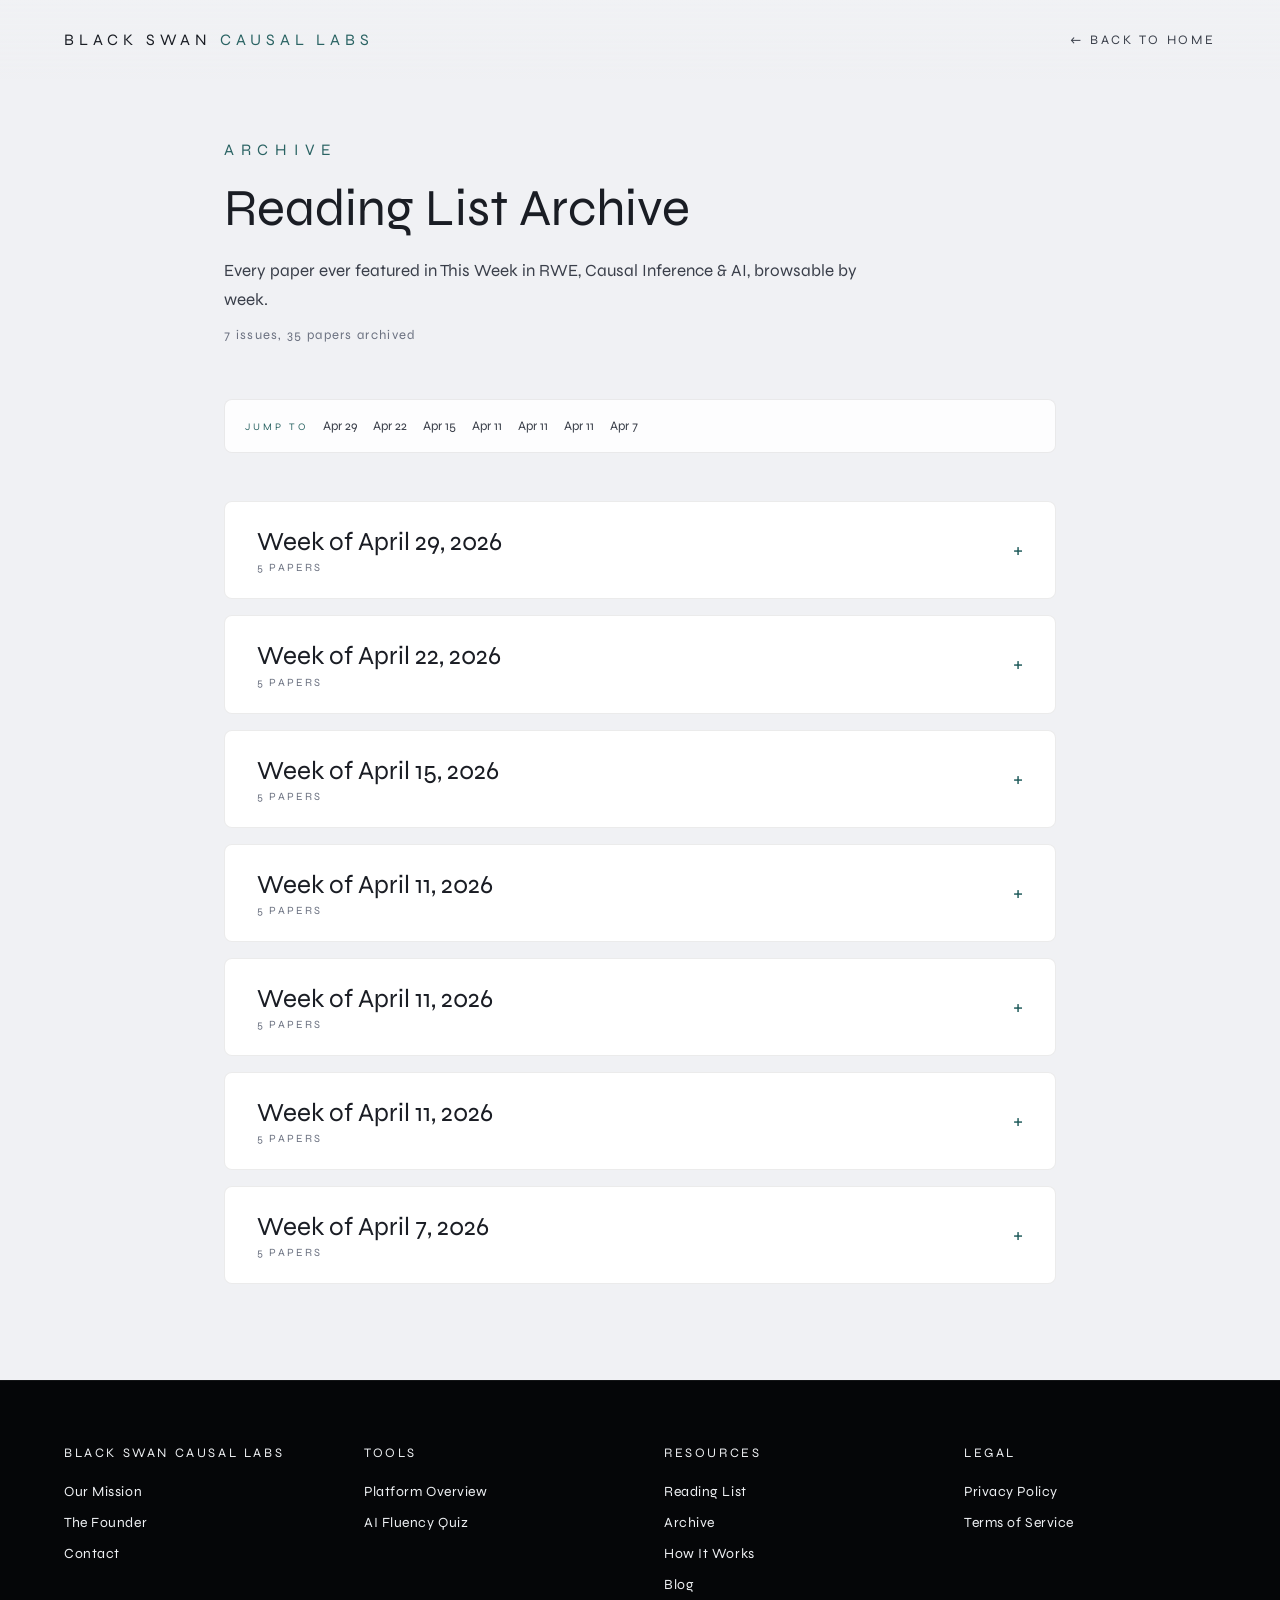
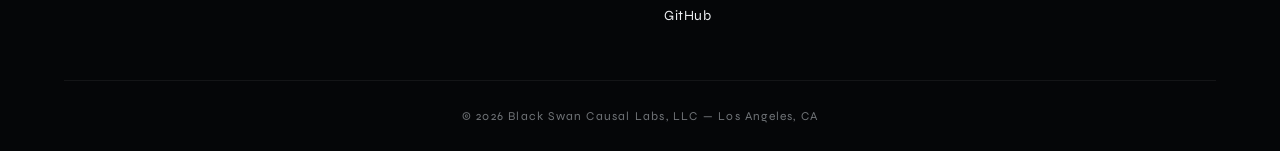
<file: archive.html>
<!DOCTYPE html>
<html lang="en">
<head>
<meta charset="UTF-8">
<meta name="viewport" content="width=device-width, initial-scale=1.0">
<link rel="icon" type="image/png" href="favicon.png">
<title>Archive &middot; This Week in RWE, Causal Inference &amp; AI &middot; Black Swan Causal Labs</title>
<link rel="preconnect" href="https://fonts.googleapis.com">
<link href="https://fonts.googleapis.com/css2?family=Cormorant+Garamond:ital,wght@0,300;0,400;0,600;1,300;1,400&family=Cinzel:wght@400;500&family=Raleway:wght@200;300;400&family=Syne:wght@400;500;600;700;800&display=swap" rel="stylesheet">
<style>
  *, *::before, *::after { box-sizing: border-box; margin: 0; padding: 0; }

  :root {
    --black:       #050608;
    --deep:        #090c10;
    --surface:     #0d1117;
    --ink:         #111620;
    --border:      rgba(255,255,255,0.06);
    --silver:      #c8cdd4;
    --white:       #eef0f3;
    --teal:        #3d7a7a;
    --teal-light:  #5aadad;
    --accent:      #8bbfbf;

    --light-bg:    #ffffff;
    --grey-bg:     #f0f1f4;
    --dark-text:   #1a1d24;
    --body-text:   #3a3f4a;
    --muted-text:  #6b7180;
    --light-border: rgba(0,0,0,0.08);
    --card-bg:     #ffffff;
    --card-bg-alt: #f7f8fa;
    --teal-dark:   #2a6363;
  }

  html { scroll-behavior: smooth; }
  body {
    background: var(--grey-bg);
    color: var(--body-text);
    font-family: 'Syne', sans-serif;
    font-weight: 300;
    overflow-x: hidden;
    min-height: 100vh;
  }

  /* NAV */
  nav {
    position: fixed;
    top: 0; left: 0; right: 0;
    z-index: 100;
    display: flex;
    align-items: center;
    justify-content: space-between;
    padding: 30px 64px;
    background: linear-gradient(to bottom, rgba(240,241,244,0.98) 0%, transparent 100%);
  }
  .nav-logo {
    font-family: 'Syne', sans-serif;
    font-size: 16px;
    letter-spacing: 0.3em;
    color: var(--dark-text);
    text-decoration: none;
    text-transform: uppercase;
  }
  .nav-logo span { color: var(--teal-dark); }
  .nav-back {
    font-family: 'Syne', sans-serif;
    font-weight: 300;
    font-size: 13px;
    letter-spacing: 0.22em;
    text-transform: uppercase;
    color: var(--body-text);
    text-decoration: none;
    transition: color 0.3s;
  }
  .nav-back:hover { color: var(--teal-dark); }

  /* FADE-IN */
  @keyframes fadeUp {
    from { opacity: 0; transform: translateY(24px); }
    to   { opacity: 1; transform: translateY(0); }
  }
  .reveal {
    opacity: 0;
    animation: fadeUp 0.8s ease forwards;
  }
  .reveal-d1 { animation-delay: 0.1s; }
  .reveal-d2 { animation-delay: 0.3s; }
  .reveal-d3 { animation-delay: 0.5s; }
  .reveal-d4 { animation-delay: 0.7s; }

  /* MAIN */
  .archive-wrap {
    max-width: 880px;
    margin: 0 auto;
    padding: 140px 24px 80px;
  }

  .page-eyebrow {
    font-family: 'Syne', sans-serif;
    font-size: 16px;
    letter-spacing: 0.42em;
    text-transform: uppercase;
    color: var(--teal-dark);
    margin-bottom: 18px;
  }
  .page-title {
    font-family: 'Syne', sans-serif;
    font-size: clamp(36px, 5.5vw, 52px);
    font-weight: 300;
    line-height: 1.2;
    color: var(--dark-text);
    margin-bottom: 18px;
  }
  .page-subtitle {
    font-size: 17px;
    color: var(--body-text);
    line-height: 1.7;
    max-width: 640px;
    margin-bottom: 12px;
  }
  .archive-meta {
    font-size: 13px;
    color: var(--muted-text);
    letter-spacing: 0.1em;
    margin-bottom: 56px;
  }

  /* JUMP NAV */
  .jump-nav {
    position: sticky;
    top: 96px;
    background: rgba(255,255,255,0.85);
    backdrop-filter: blur(8px);
    -webkit-backdrop-filter: blur(8px);
    border: 1px solid var(--light-border);
    border-radius: 8px;
    padding: 14px 20px;
    margin-bottom: 48px;
    z-index: 50;
  }
  .jump-nav-label {
    font-family: 'Syne', sans-serif;
    font-size: 10px;
    letter-spacing: 0.3em;
    text-transform: uppercase;
    color: var(--teal-dark);
    margin-right: 12px;
  }
  .jump-nav-list {
    display: inline;
  }
  .jump-nav a {
    display: inline-block;
    color: var(--body-text);
    text-decoration: none;
    font-size: 13px;
    margin-right: 16px;
    padding: 4px 0;
    transition: color 0.3s;
  }
  .jump-nav a:hover { color: var(--teal-dark); }

  /* WEEK SECTIONS (collapsible) */
  .archive-week {
    margin-bottom: 16px;
    background: var(--card-bg);
    border: 1px solid var(--light-border);
    border-radius: 8px;
    overflow: hidden;
    scroll-margin-top: 180px;
    transition: border-color 0.3s;
  }
  .archive-week.open { border-color: rgba(42,99,99,0.25); }
  .archive-week-toggle {
    width: 100%;
    background: transparent;
    border: none;
    color: var(--dark-text);
    cursor: pointer;
    padding: 24px 32px;
    text-align: left;
    display: flex;
    justify-content: space-between;
    align-items: center;
    gap: 16px;
    font-family: inherit;
    transition: background 0.3s;
  }
  .archive-week-toggle:hover { background: rgba(42,99,99,0.04); }
  .archive-week-toggle-left {
    display: flex;
    flex-direction: column;
    gap: 4px;
    flex: 1;
    min-width: 0;
  }
  .archive-week-header {
    font-family: 'Syne', sans-serif;
    font-size: 26px;
    font-weight: 400;
    color: var(--dark-text);
    line-height: 1.2;
  }
  .archive-week-count {
    font-family: 'Syne', sans-serif;
    font-size: 11px;
    letter-spacing: 0.2em;
    text-transform: uppercase;
    color: var(--muted-text);
  }
  .archive-week-toggle-icon {
    color: var(--teal-dark);
    font-size: 22px;
    flex-shrink: 0;
    transition: transform 0.3s;
    line-height: 1;
  }
  .archive-week.open .archive-week-toggle-icon { transform: rotate(45deg); }
  .archive-week-body {
    max-height: 0;
    overflow: hidden;
    transition: max-height 0.5s ease, padding 0.3s;
  }
  .archive-week.open .archive-week-body {
    max-height: 6000px;
    padding: 0 32px 24px;
  }

  .archive-article {
    padding: 22px 0;
    border-top: 1px solid var(--light-border);
  }
  .archive-article:first-child { border-top: none; padding-top: 12px; }
  .archive-article-meta {
    display: flex;
    align-items: center;
    gap: 10px;
    margin-bottom: 8px;
    flex-wrap: wrap;
  }
  .archive-article-source {
    font-size: 10px;
    letter-spacing: 0.2em;
    text-transform: uppercase;
    color: var(--teal-dark);
    background: rgba(42,99,99,0.1);
    padding: 3px 9px;
    border-radius: 3px;
  }
  .archive-article-tag {
    font-size: 9px;
    letter-spacing: 0.15em;
    text-transform: uppercase;
    color: var(--muted-text);
    background: rgba(0,0,0,0.04);
    padding: 2px 7px;
    border-radius: 3px;
  }
  .archive-article-title {
    font-family: 'Syne', sans-serif;
    font-size: 19px;
    font-weight: 400;
    line-height: 1.4;
    margin-bottom: 4px;
  }
  .archive-article-title a {
    color: var(--dark-text);
    text-decoration: none;
    transition: color 0.3s;
  }
  .archive-article-title a:hover { color: var(--teal-dark); }
  .archive-article-authors {
    font-size: 12px;
    color: var(--muted-text);
    margin-bottom: 6px;
  }
  .archive-article-blurb {
    font-size: 13px;
    line-height: 1.65;
    color: var(--body-text);
    margin-top: 8px;
  }
  .archive-article-blurb strong {
    color: var(--teal);
    font-weight: 400;
  }

  .empty-state {
    text-align: center;
    padding: 80px 24px;
    color: var(--muted-text);
  }

  /* ── FULL FOOTER ── */
  footer {
    background: #050608;
    border-top: 1px solid rgba(255,255,255,0.06);
    padding: 64px 64px 0;
  }
  .footer-grid {
    display: grid;
    grid-template-columns: repeat(4, 1fr);
    gap: 48px;
    padding-bottom: 56px;
  }
  .footer-col-title {
    font-family: 'Syne', sans-serif;
    font-size: 13px;
    letter-spacing: 0.2em;
    text-transform: uppercase;
    color: #eef0f3;
    margin-bottom: 20px;
  }
  .footer-col-links {
    list-style: none;
    display: flex;
    flex-direction: column;
    gap: 12px;
  }
  .footer-col-links a {
    font-size: 14px;
    letter-spacing: 0.04em;
    color: #eef0f3;
    text-decoration: none;
    transition: color 0.3s;
    font-weight: 300;
  }
  .footer-col-links a:hover { color: #5aadad; }
  .footer-bottom {
    border-top: 1px solid rgba(255,255,255,0.06);
    padding: 28px 0;
    text-align: center;
  }
  .footer-copy {
    font-size: 12px;
    letter-spacing: 0.1em;
    color: rgba(200,205,212,0.55);
  }
  @media (max-width: 900px) {
    footer { padding: 48px 28px 0; }
    .footer-grid { grid-template-columns: repeat(2, 1fr); gap: 36px; }
  }
  @media (max-width: 480px) {
    footer { padding: 36px 16px 0; }
    .footer-grid { grid-template-columns: 1fr; gap: 28px; }
  }

  /* RESPONSIVE */
  @media (max-width: 600px) {
    nav { padding: 20px 20px; }
    .archive-wrap { padding: 110px 16px 60px; }
    .jump-nav { padding: 12px 16px; }
  }
</style>
</head>
<body>

<nav>
  <a href="index.html" class="nav-logo">Black Swan <span>Causal Labs</span></a>
  <a href="index.html" class="nav-back">&larr; Back to Home</a>
</nav>

<main class="archive-wrap">
  <p class="page-eyebrow reveal reveal-d1">Archive</p>
  <h1 class="page-title reveal reveal-d2">Reading List Archive</h1>
  <p class="page-subtitle reveal reveal-d3">Every paper ever featured in This Week in RWE, Causal Inference &amp; AI, browsable by week.</p>
  <p class="archive-meta reveal reveal-d3" id="archive-meta"></p>

  <div id="jump-nav" class="reveal reveal-d3" style="display:none;">
    <div class="jump-nav">
      <span class="jump-nav-label">Jump to</span>
      <span class="jump-nav-list" id="jump-nav-list"></span>
    </div>
  </div>

  <div id="archive-container" class="reveal reveal-d4">
    <div class="empty-state">
      <p>The archive will populate as weekly issues are published.</p>
    </div>
  </div>
</main>

<footer>
  <div class="footer-grid">
    <div>
      <p class="footer-col-title">Black Swan Causal Labs</p>
      <ul class="footer-col-links">
        <li><a href="index.html#mission">Our Mission</a></li>
        <li><a href="founder.html">The Founder</a></li>
        <li><a href="index.html#contact">Contact</a></li>
      </ul>
    </div>
    <div>
      <p class="footer-col-title">Tools</p>
      <ul class="footer-col-links">
        <li><a href="index.html#tools">Platform Overview</a></li>
        <li><a href="quiz.html">AI Fluency Quiz</a></li>
      </ul>
    </div>
    <div>
      <p class="footer-col-title">Resources</p>
      <ul class="footer-col-links">
        <li><a href="reading-list.html">Reading List</a></li>
        <li><a href="archive.html">Archive</a></li>
        <li><a href="methodology.html">How It Works</a></li>
        <li><a href="blog.html">Blog</a></li>
        <li><a href="#">GitHub</a></li>
      </ul>
    </div>
    <div>
      <p class="footer-col-title">Legal</p>
      <ul class="footer-col-links">
        <li><a href="privacy.html">Privacy Policy</a></li>
        <li><a href="terms.html">Terms of Service</a></li>
      </ul>
    </div>
  </div>
  <div class="footer-bottom">
    <p class="footer-copy">&copy; 2026 Black Swan Causal Labs, LLC — Los Angeles, CA</p>
  </div>
</footer>

<script>
(async function() {
  try {
    const res = await fetch('articles.json?v=' + Date.now());
    const data = await res.json();
    const container = document.getElementById('archive-container');
    const metaEl = document.getElementById('archive-meta');
    const jumpNavWrap = document.getElementById('jump-nav');
    const jumpNavList = document.getElementById('jump-nav-list');

    if (!data.weeks || data.weeks.length === 0) return;

    const totalArticles = data.weeks.reduce((sum, w) => sum + (w.articles?.length || 0), 0);
    metaEl.textContent = data.weeks.length + ' issues, ' + totalArticles + ' papers archived';

    container.innerHTML = '';

    // Build jump nav if there are 3 or more weeks
    if (data.weeks.length >= 3) {
      jumpNavWrap.style.display = 'block';
      data.weeks.forEach((week, i) => {
        const a = document.createElement('a');
        a.href = '#week-' + i;
        a.textContent = formatDateShort(week.weekOf);
        a.addEventListener('click', () => {
          const target = document.getElementById('week-' + i);
          if (target) target.classList.add('open');
        });
        jumpNavList.appendChild(a);
      });
    }

    data.weeks.forEach((week, i) => {
      const section = document.createElement('section');
      section.className = 'archive-week';
      section.id = 'week-' + i;

      const toggle = document.createElement('button');
      toggle.className = 'archive-week-toggle';
      toggle.type = 'button';
      toggle.innerHTML =
        '<div class="archive-week-toggle-left">' +
          '<span class="archive-week-header">Week of ' + formatDate(week.weekOf) + '</span>' +
          '<span class="archive-week-count">' + week.articles.length + ' papers</span>' +
        '</div>' +
        '<span class="archive-week-toggle-icon">+</span>';
      toggle.addEventListener('click', () => section.classList.toggle('open'));
      section.appendChild(toggle);

      const body = document.createElement('div');
      body.className = 'archive-week-body';

      week.articles.forEach(article => {
        const div = document.createElement('div');
        div.className = 'archive-article';

        const tags = (article.tags || []).map(t =>
          '<span class="archive-article-tag">' + escHtml(t) + '</span>'
        ).join('');

        const authors = article.authors
          ? '<p class="archive-article-authors">' + escHtml(article.authors) + '</p>'
          : '';

        div.innerHTML =
          '<div class="archive-article-meta">' +
            '<span class="archive-article-source">' + escHtml(article.source) + '</span>' +
            tags +
          '</div>' +
          '<p class="archive-article-title"><a href="' + escAttr(article.url) + '" target="_blank" rel="noopener">' + escHtml(article.title) + '</a></p>' +
          authors +
          '<p class="archive-article-blurb">' + article.blurb + '</p>';

        body.appendChild(div);
      });

      section.appendChild(body);
      container.appendChild(section);
    });

    // If a hash like #week-2 is in the URL, open that week and scroll to it
    if (window.location.hash) {
      const target = document.querySelector(window.location.hash);
      if (target && target.classList.contains('archive-week')) {
        target.classList.add('open');
      }
    }
  } catch (e) {
    // silent
  }

  function formatDate(iso) {
    const d = new Date(iso + 'T00:00:00');
    return d.toLocaleDateString('en-US', { month: 'long', day: 'numeric', year: 'numeric' });
  }
  function formatDateShort(iso) {
    const d = new Date(iso + 'T00:00:00');
    return d.toLocaleDateString('en-US', { month: 'short', day: 'numeric' });
  }
  function escHtml(s) {
    const el = document.createElement('span');
    el.textContent = s;
    return el.innerHTML;
  }
  function escAttr(s) {
    return s.replace(/&/g,'&amp;').replace(/"/g,'&quot;').replace(/</g,'&lt;').replace(/>/g,'&gt;');
  }
})();
</script>

</body>
</html>
</file>
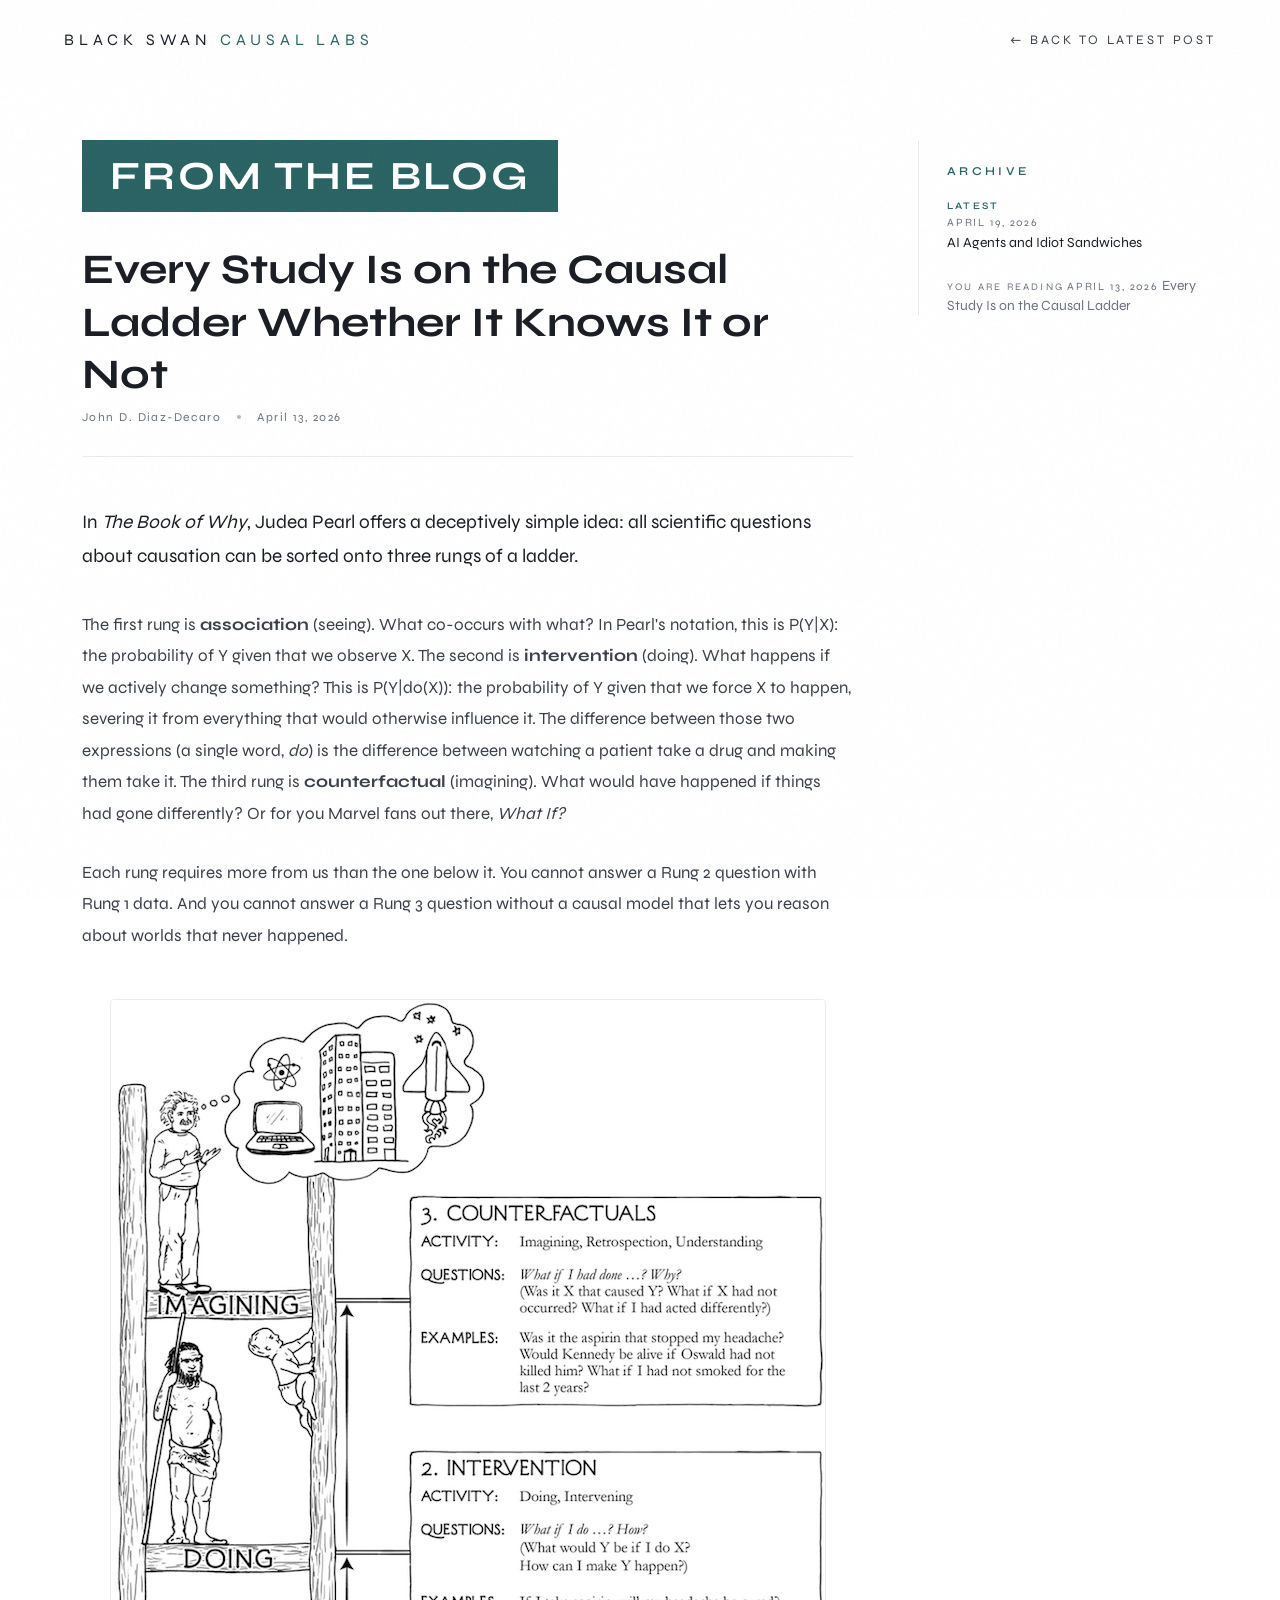
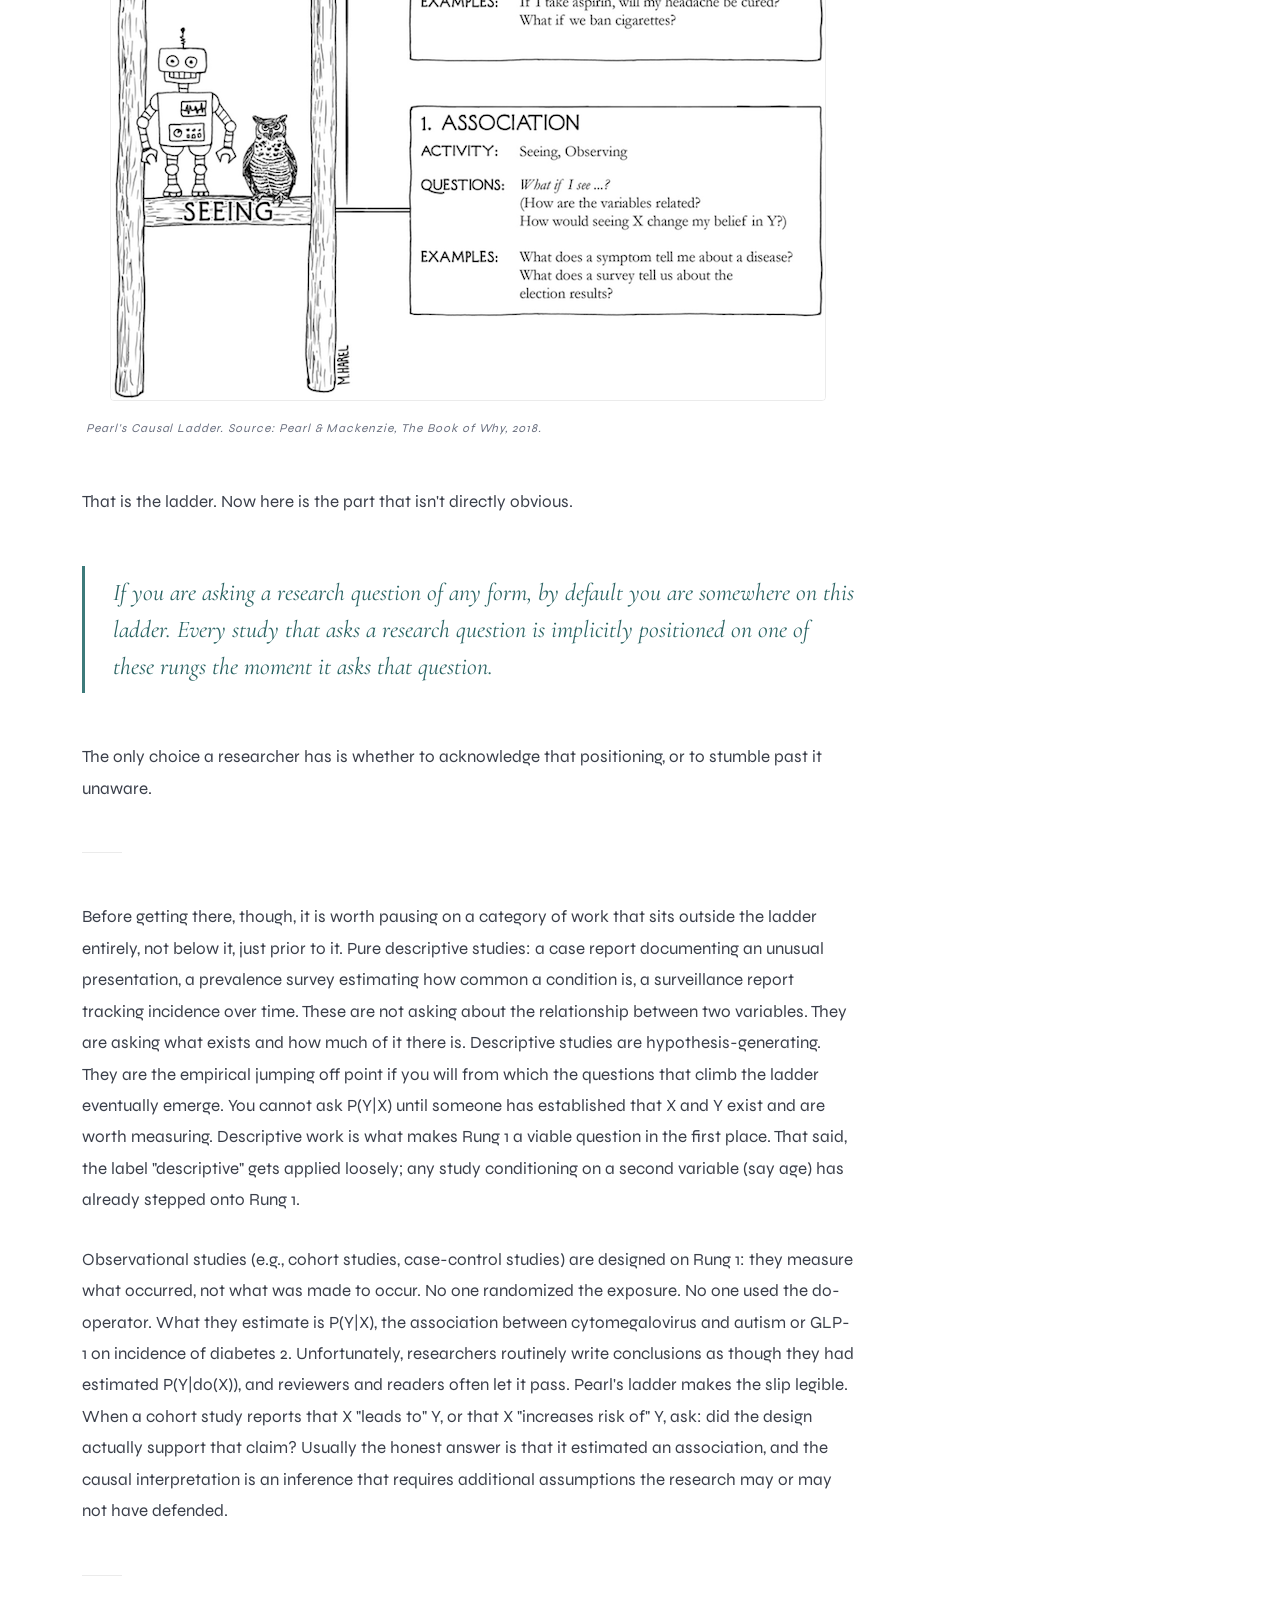
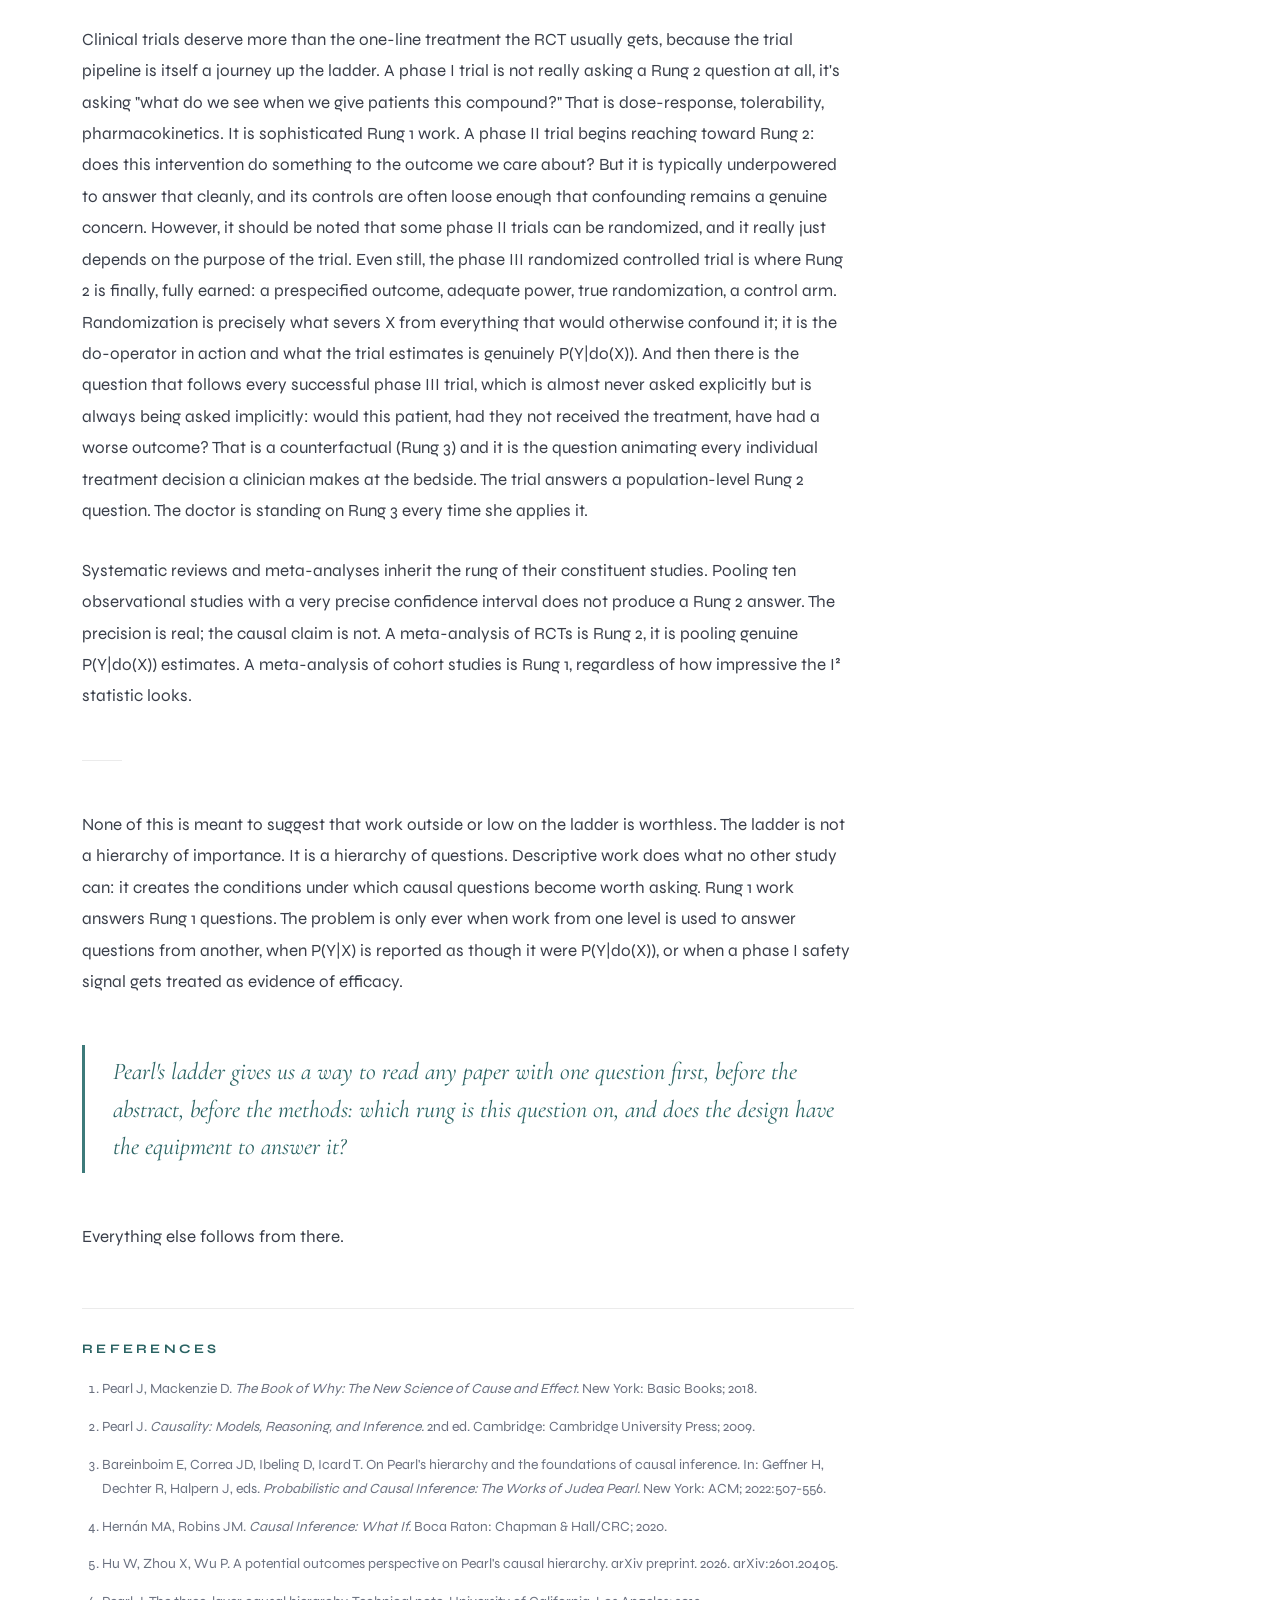
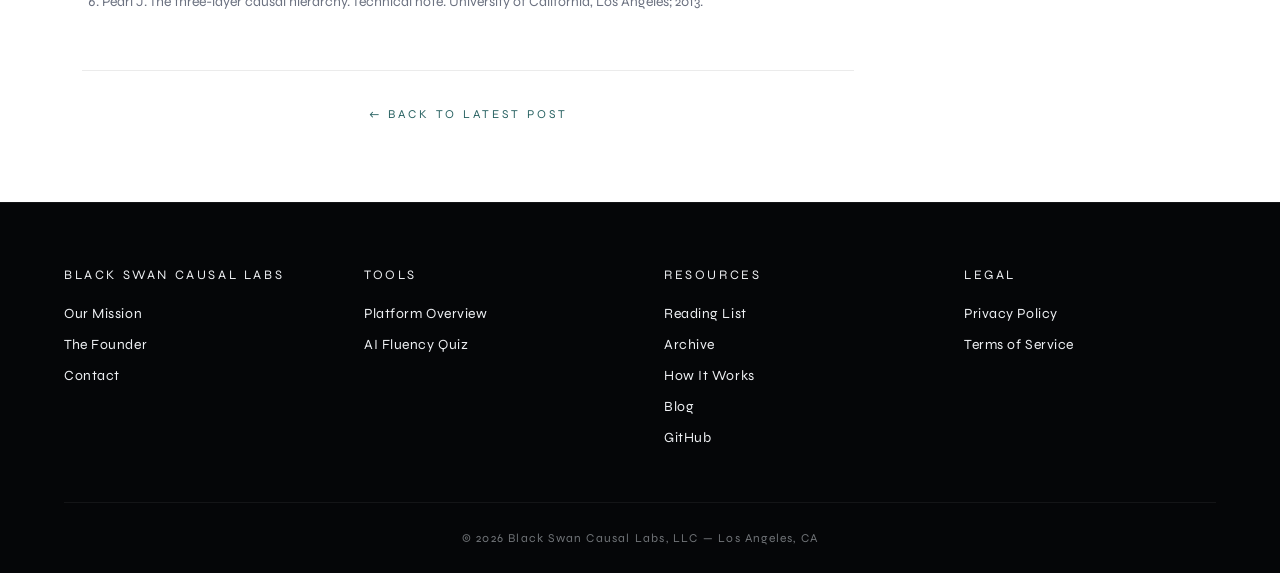
<file: blog-causal-ladder.html>
<!DOCTYPE html>
<html lang="en">
<head>
<meta charset="UTF-8">
<meta name="viewport" content="width=device-width, initial-scale=1.0">
<link rel="icon" type="image/png" href="favicon.png">
<title>Every Study Is on the Causal Ladder — Black Swan Causal Labs</title>
<link rel="preconnect" href="https://fonts.googleapis.com">
<link href="https://fonts.googleapis.com/css2?family=Cormorant+Garamond:ital,wght@0,300;0,400;0,600;1,300;1,400&family=Cinzel:wght@400;500&family=Raleway:wght@200;300;400&family=Syne:wght@400;500;600;700;800&display=swap" rel="stylesheet">
<link rel="stylesheet" href="blog-shared.css">
</head>
<body>

<nav>
  <a href="index.html" class="nav-logo">Black Swan <span>Causal Labs</span></a>
  <a href="blog.html" class="nav-back">&larr; Back to Latest Post</a>
</nav>

<div class="blog-layout">

  <main class="blog-main">

    <p class="blog-page-eyebrow">From the Blog</p>
    <h1 class="blog-page-title">Every Study Is on the Causal Ladder Whether It Knows It or Not</h1>

    <div class="blog-meta">
      <span>John D. Diaz-Decaro</span>
      <span class="blog-meta-separator"></span>
      <span>April 13, 2026</span>
    </div>

    <article class="blog-body">

      <p class="blog-lead">In <em>The Book of Why</em>, Judea Pearl offers a deceptively simple idea: all scientific questions about causation can be sorted onto three rungs of a ladder.</p>

      <p>The first rung is <strong>association</strong> (seeing). What co-occurs with what? In Pearl's notation, this is P(Y|X): the probability of Y given that we observe X. The second is <strong>intervention</strong> (doing). What happens if we actively change something? This is P(Y|do(X)): the probability of Y given that we force X to happen, severing it from everything that would otherwise influence it. The difference between those two expressions (a single word, <em>do</em>) is the difference between watching a patient take a drug and making them take it. The third rung is <strong>counterfactual</strong> (imagining). What would have happened if things had gone differently? Or for you Marvel fans out there, <em>What If?</em></p>

      <p>Each rung requires more from us than the one below it. You cannot answer a Rung 2 question with Rung 1 data. And you cannot answer a Rung 3 question without a causal model that lets you reason about worlds that never happened.</p>

      <figure class="blog-featured-img">
        <img src="blog-causal-ladder.webp" alt="Pearl's Causal Ladder - three rungs of causal reasoning: association, intervention, and counterfactual">
        <figcaption>Pearl's Causal Ladder. Source: Pearl &amp; Mackenzie, <em>The Book of Why</em>, 2018.</figcaption>
      </figure>

      <p>That is the ladder. Now here is the part that isn't directly obvious.</p>

      <p class="blog-pullquote">If you are asking a research question of any form, by default you are somewhere on this ladder. Every study that asks a research question is implicitly positioned on one of these rungs the moment it asks that question.</p>

      <p>The only choice a researcher has is whether to acknowledge that positioning, or to stumble past it unaware.</p>

      <span class="blog-section-break"></span>

      <p>Before getting there, though, it is worth pausing on a category of work that sits outside the ladder entirely, not below it, just prior to it. Pure descriptive studies: a case report documenting an unusual presentation, a prevalence survey estimating how common a condition is, a surveillance report tracking incidence over time. These are not asking about the relationship between two variables. They are asking what exists and how much of it there is. Descriptive studies are hypothesis-generating. They are the empirical jumping off point if you will from which the questions that climb the ladder eventually emerge. You cannot ask P(Y|X) until someone has established that X and Y exist and are worth measuring. Descriptive work is what makes Rung 1 a viable question in the first place. That said, the label "descriptive" gets applied loosely; any study conditioning on a second variable (say age) has already stepped onto Rung 1.</p>

      <p>Observational studies (e.g., cohort studies, case-control studies) are designed on Rung 1: they measure what occurred, not what was made to occur. No one randomized the exposure. No one used the do-operator. What they estimate is P(Y|X), the association between cytomegalovirus and autism or GLP-1 on incidence of diabetes 2. Unfortunately, researchers routinely write conclusions as though they had estimated P(Y|do(X)), and reviewers and readers often let it pass. Pearl's ladder makes the slip legible. When a cohort study reports that X "leads to" Y, or that X "increases risk of" Y, ask: did the design actually support that claim? Usually the honest answer is that it estimated an association, and the causal interpretation is an inference that requires additional assumptions the research may or may not have defended.</p>

      <span class="blog-section-break"></span>

      <p>Clinical trials deserve more than the one-line treatment the RCT usually gets, because the trial pipeline is itself a journey up the ladder. A phase I trial is not really asking a Rung 2 question at all, it's asking "what do we see when we give patients this compound?" That is dose-response, tolerability, pharmacokinetics. It is sophisticated Rung 1 work. A phase II trial begins reaching toward Rung 2: does this intervention do something to the outcome we care about? But it is typically underpowered to answer that cleanly, and its controls are often loose enough that confounding remains a genuine concern. However, it should be noted that some phase II trials can be randomized, and it really just depends on the purpose of the trial. Even still, the phase III randomized controlled trial is where Rung 2 is finally, fully earned: a prespecified outcome, adequate power, true randomization, a control arm. Randomization is precisely what severs X from everything that would otherwise confound it; it is the do-operator in action and what the trial estimates is genuinely P(Y|do(X)). And then there is the question that follows every successful phase III trial, which is almost never asked explicitly but is always being asked implicitly: would this patient, had they not received the treatment, have had a worse outcome? That is a counterfactual (Rung 3) and it is the question animating every individual treatment decision a clinician makes at the bedside. The trial answers a population-level Rung 2 question. The doctor is standing on Rung 3 every time she applies it.</p>

      <p>Systematic reviews and meta-analyses inherit the rung of their constituent studies. Pooling ten observational studies with a very precise confidence interval does not produce a Rung 2 answer. The precision is real; the causal claim is not. A meta-analysis of RCTs is Rung 2, it is pooling genuine P(Y|do(X)) estimates. A meta-analysis of cohort studies is Rung 1, regardless of how impressive the I&sup2; statistic looks.</p>

      <span class="blog-section-break"></span>

      <p>None of this is meant to suggest that work outside or low on the ladder is worthless. The ladder is not a hierarchy of importance. It is a hierarchy of questions. Descriptive work does what no other study can: it creates the conditions under which causal questions become worth asking. Rung 1 work answers Rung 1 questions. The problem is only ever when work from one level is used to answer questions from another, when P(Y|X) is reported as though it were P(Y|do(X)), or when a phase I safety signal gets treated as evidence of efficacy.</p>

      <p class="blog-pullquote">Pearl's ladder gives us a way to read any paper with one question first, before the abstract, before the methods: which rung is this question on, and does the design have the equipment to answer it?</p>

      <p>Everything else follows from there.</p>

      <div class="blog-references">
        <h3>References</h3>
        <ol>
          <li>Pearl J, Mackenzie D. <em>The Book of Why: The New Science of Cause and Effect.</em> New York: Basic Books; 2018.</li>
          <li>Pearl J. <em>Causality: Models, Reasoning, and Inference.</em> 2nd ed. Cambridge: Cambridge University Press; 2009.</li>
          <li>Bareinboim E, Correa JD, Ibeling D, Icard T. On Pearl's hierarchy and the foundations of causal inference. In: Geffner H, Dechter R, Halpern J, eds. <em>Probabilistic and Causal Inference: The Works of Judea Pearl.</em> New York: ACM; 2022:507-556.</li>
          <li>Hern&aacute;n MA, Robins JM. <em>Causal Inference: What If.</em> Boca Raton: Chapman &amp; Hall/CRC; 2020.</li>
          <li>Hu W, Zhou X, Wu P. A potential outcomes perspective on Pearl's causal hierarchy. arXiv preprint. 2026. arXiv:2601.20405.</li>
          <li>Pearl J. The three-layer causal hierarchy. Technical note. University of California, Los Angeles; 2013.</li>
        </ol>
      </div>

    </article>

    <div class="blog-post-nav">
      <a href="blog.html">&larr; Back to Latest Post</a>
    </div>

  </main>

  <aside class="blog-archive" aria-label="Blog archive">
    <h3 class="blog-archive-title">Archive</h3>
    <ul class="blog-archive-list">
      <li class="blog-archive-item">
        <a href="blog.html" class="blog-archive-link">
          <span class="blog-archive-flag">Latest</span>
          <span class="blog-archive-date">April 19, 2026</span>
          <span class="blog-archive-headline">AI Agents and Idiot Sandwiches</span>
        </a>
      </li>
      <li class="blog-archive-item current" aria-current="page">
        <span class="blog-archive-flag muted">You are reading</span>
        <span class="blog-archive-date">April 13, 2026</span>
        <span class="blog-archive-headline">Every Study Is on the Causal Ladder</span>
      </li>
    </ul>
  </aside>

</div>

<footer>
  <div class="footer-grid">
    <div>
      <p class="footer-col-title">Black Swan Causal Labs</p>
      <ul class="footer-col-links">
        <li><a href="index.html#mission">Our Mission</a></li>
        <li><a href="founder.html">The Founder</a></li>
        <li><a href="index.html#contact">Contact</a></li>
      </ul>
    </div>
    <div>
      <p class="footer-col-title">Tools</p>
      <ul class="footer-col-links">
        <li><a href="index.html#tools">Platform Overview</a></li>
        <li><a href="quiz.html">AI Fluency Quiz</a></li>
      </ul>
    </div>
    <div>
      <p class="footer-col-title">Resources</p>
      <ul class="footer-col-links">
        <li><a href="reading-list.html">Reading List</a></li>
        <li><a href="archive.html">Archive</a></li>
        <li><a href="methodology.html">How It Works</a></li>
        <li><a href="blog.html">Blog</a></li>
        <li><a href="#">GitHub</a></li>
      </ul>
    </div>
    <div>
      <p class="footer-col-title">Legal</p>
      <ul class="footer-col-links">
        <li><a href="privacy.html">Privacy Policy</a></li>
        <li><a href="terms.html">Terms of Service</a></li>
      </ul>
    </div>
  </div>
  <div class="footer-bottom">
    <p class="footer-copy">&copy; 2026 Black Swan Causal Labs, LLC &mdash; Los Angeles, CA</p>
  </div>
</footer>

</body>
</html>
</file>
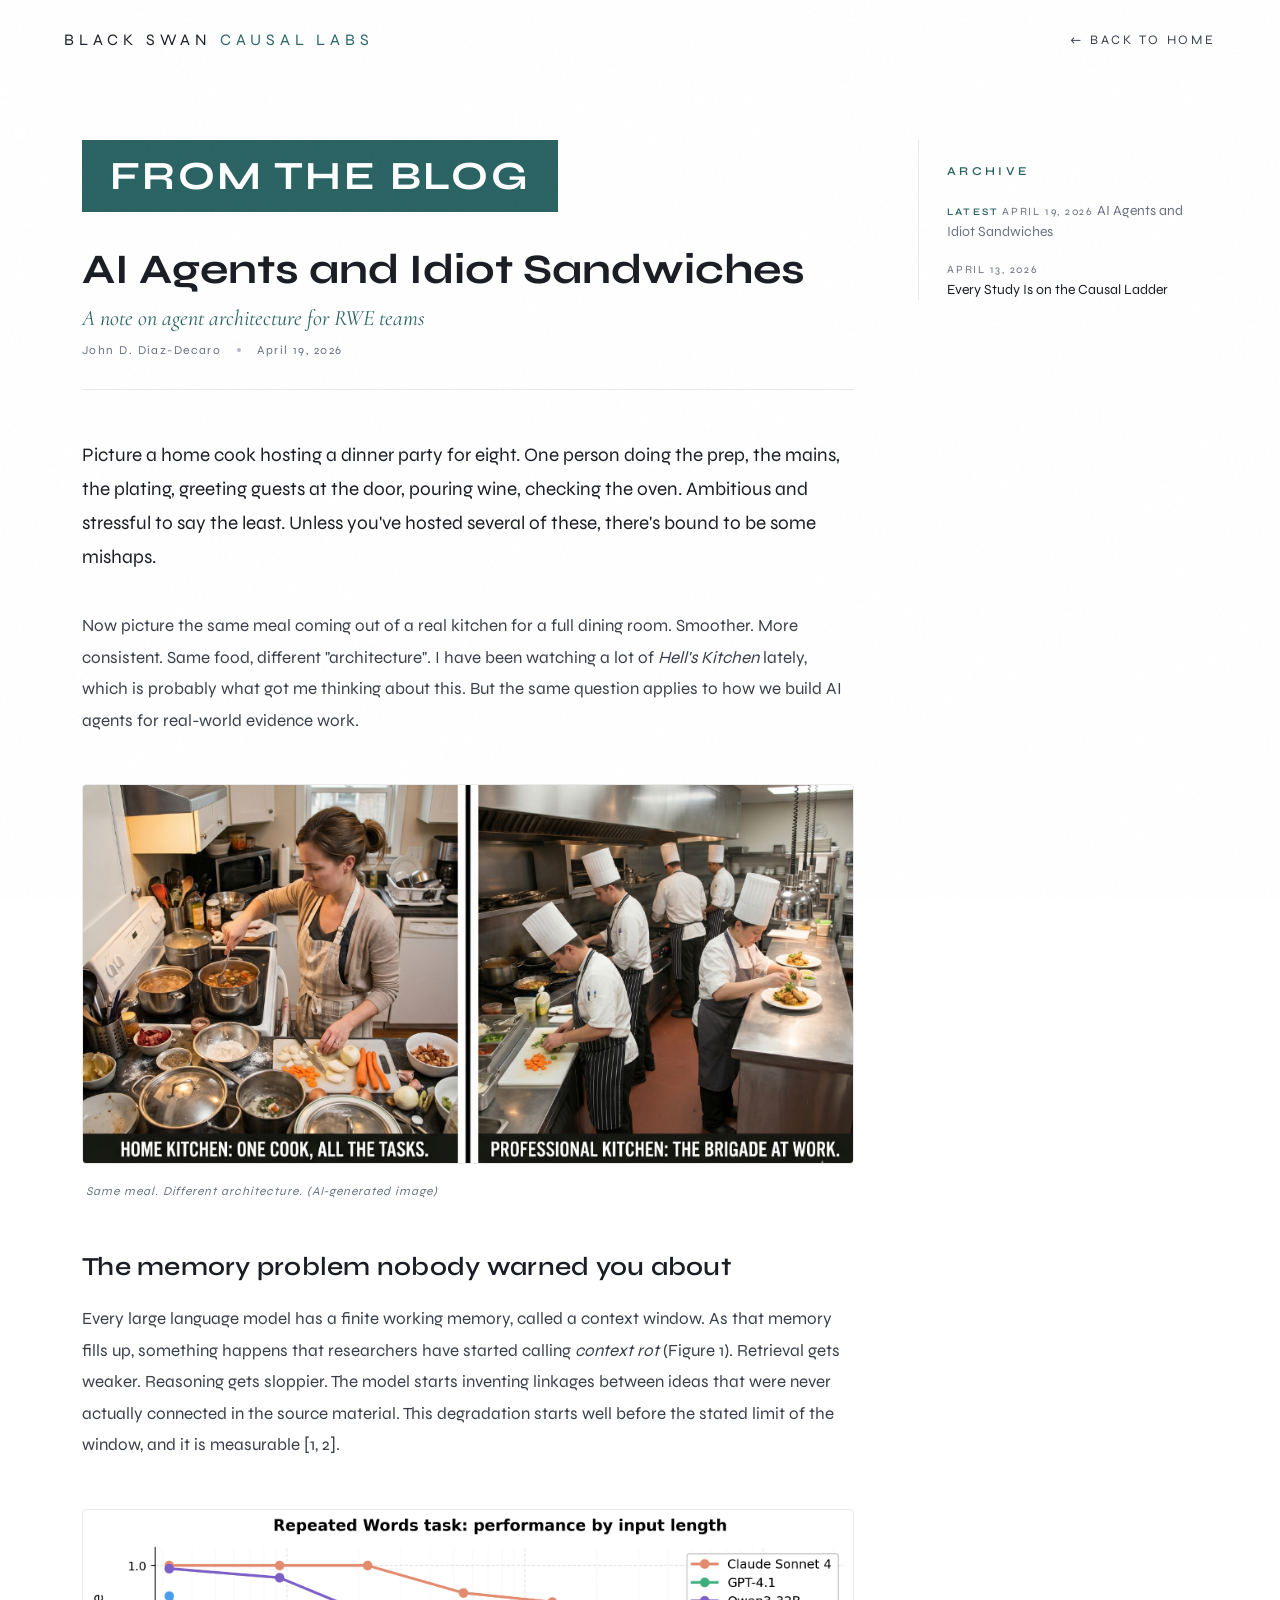
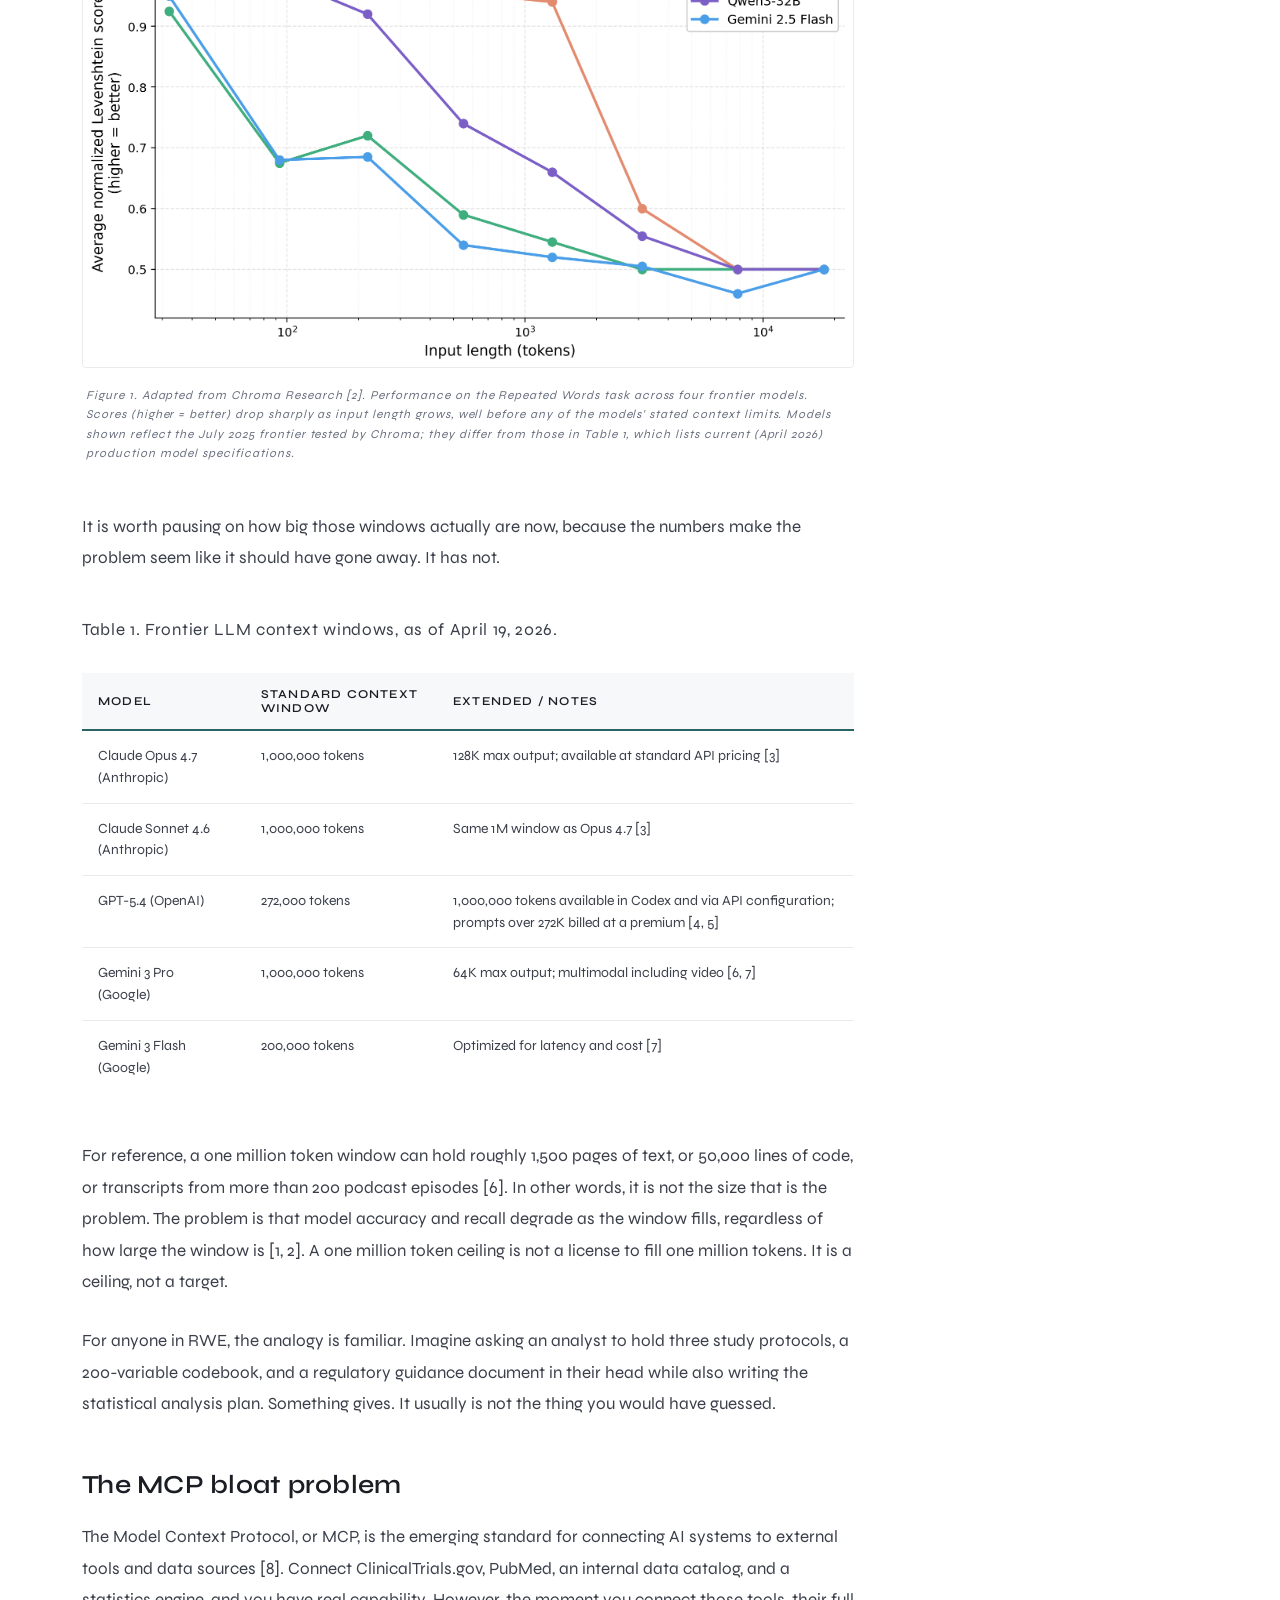
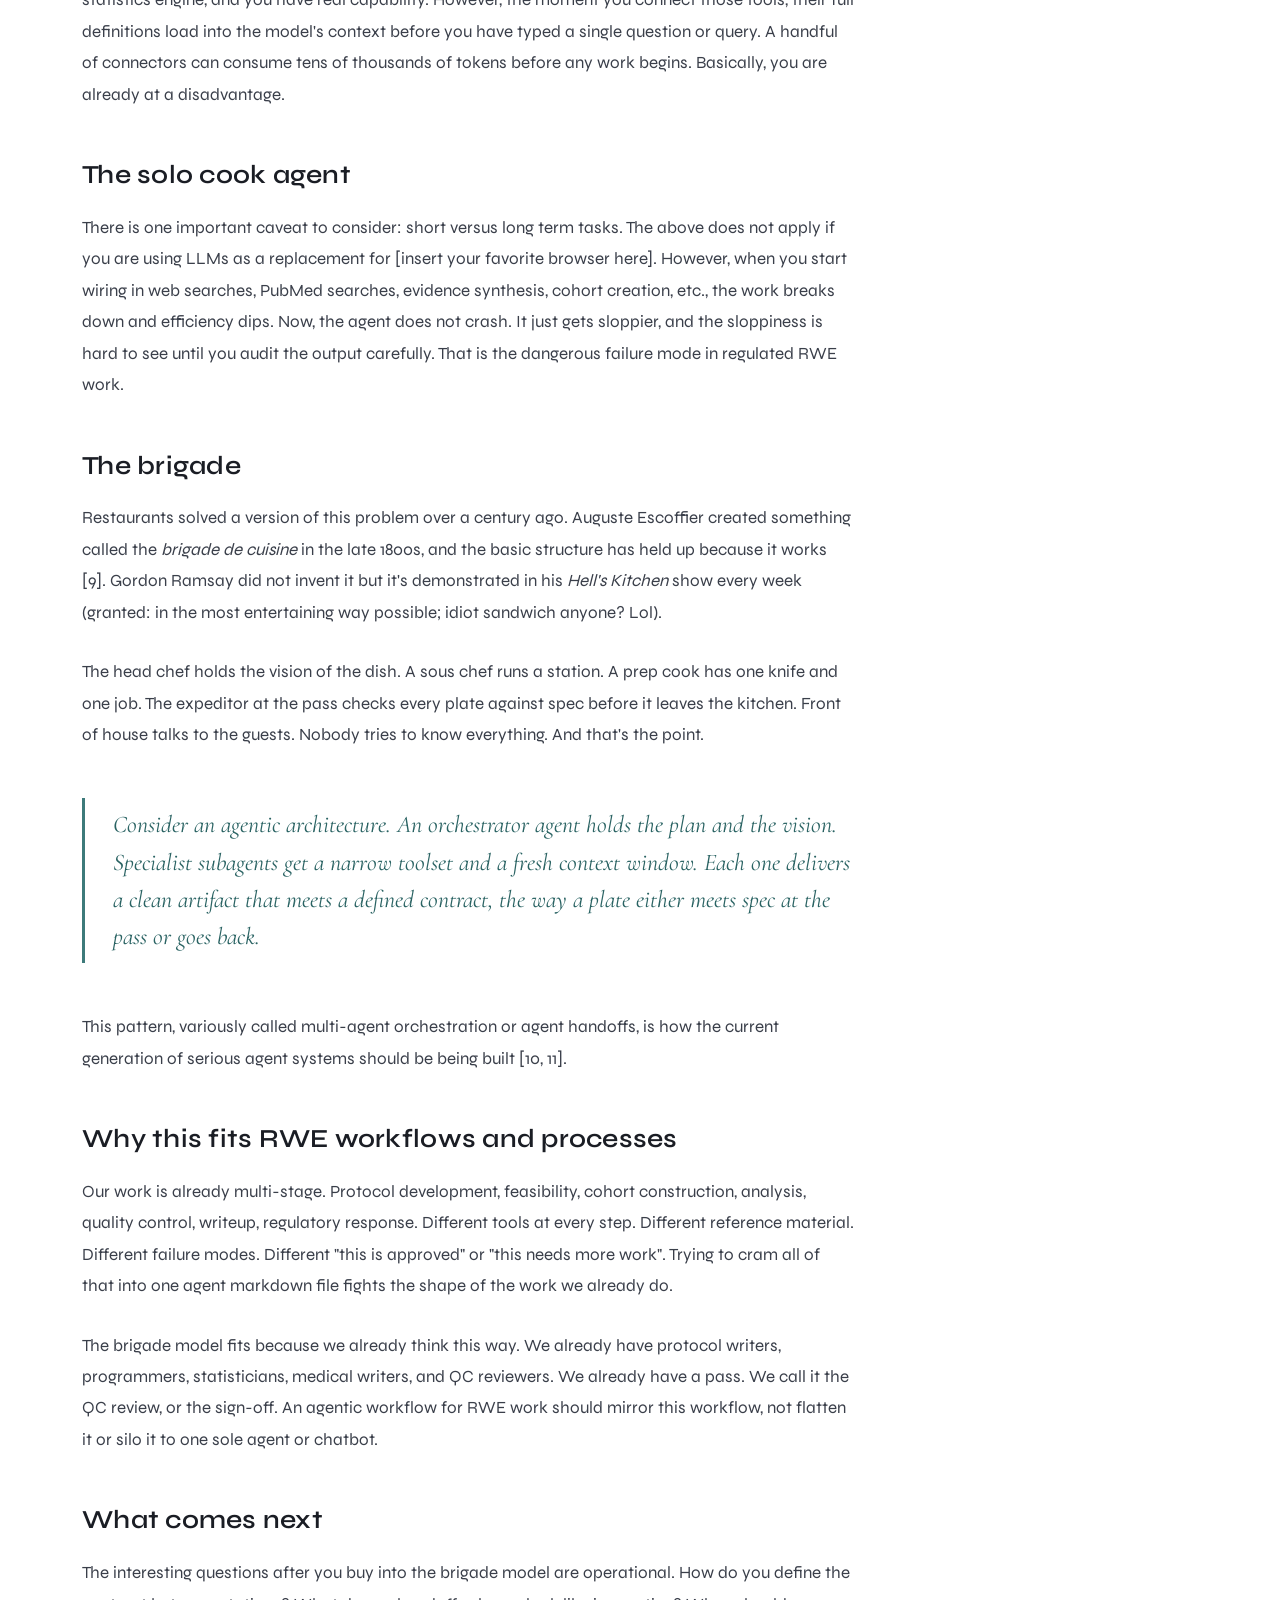
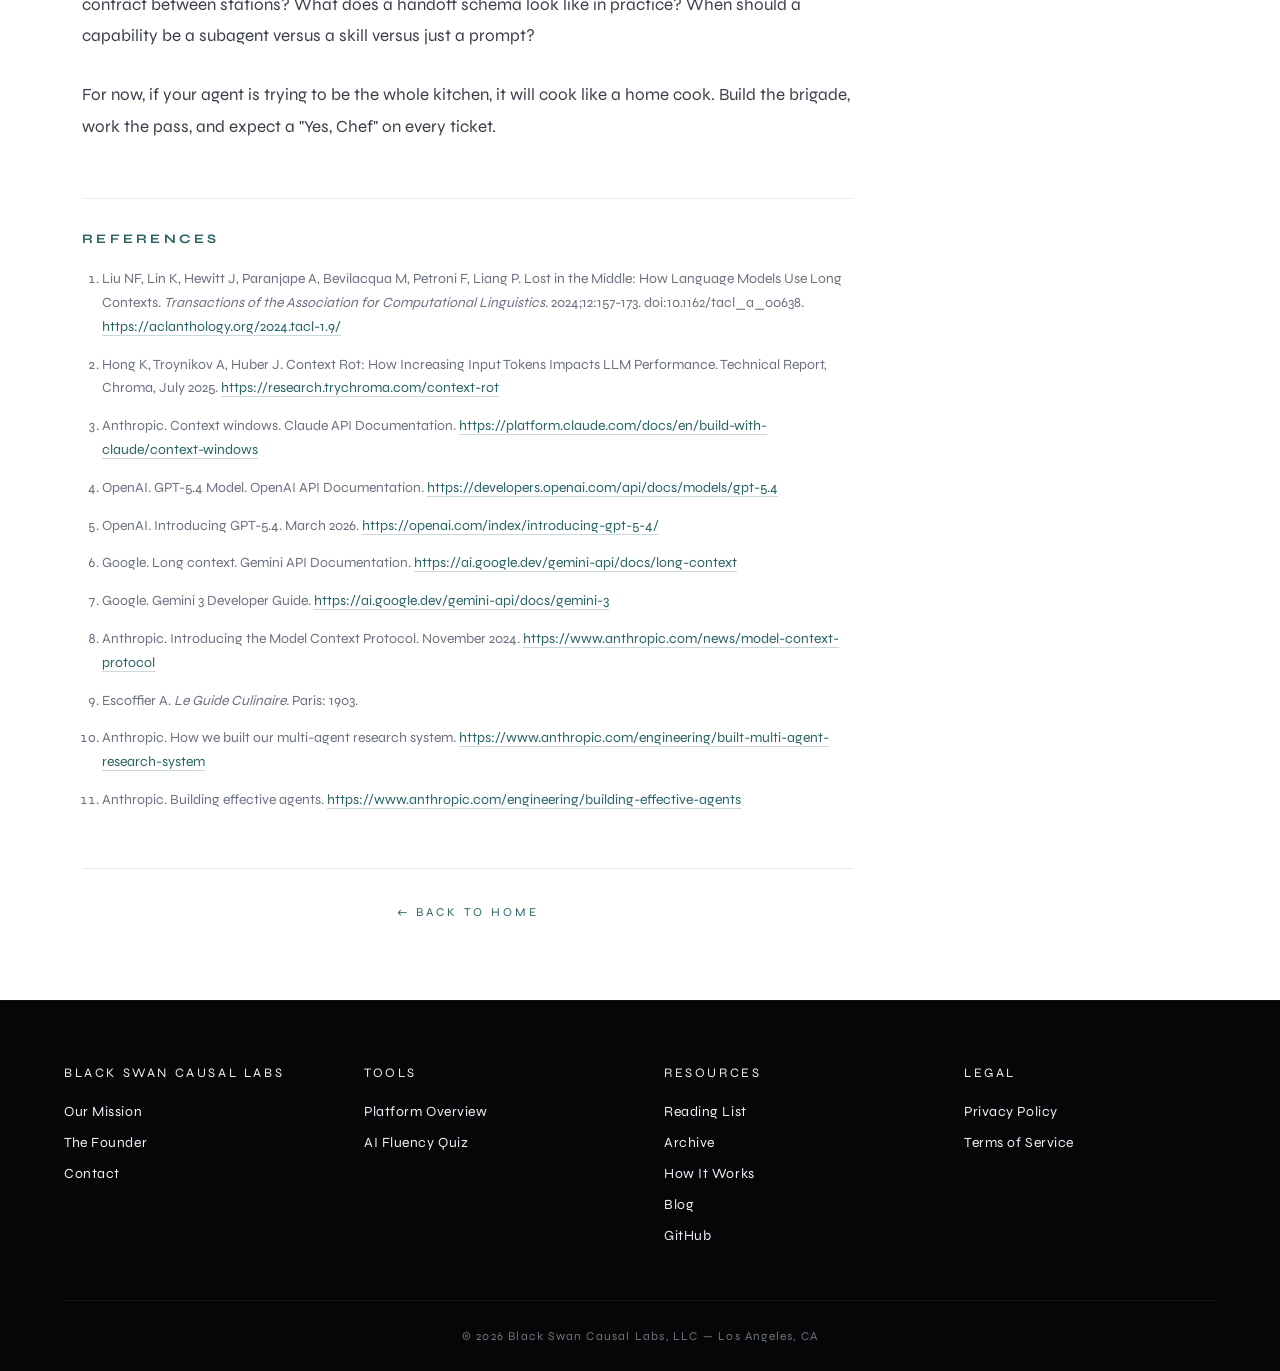
<file: blog.html>
<!DOCTYPE html>
<html lang="en">
<head>
<meta charset="UTF-8">
<meta name="viewport" content="width=device-width, initial-scale=1.0">
<link rel="icon" type="image/png" href="favicon.png">
<title>AI Agents and Idiot Sandwiches — Black Swan Causal Labs</title>
<link rel="preconnect" href="https://fonts.googleapis.com">
<link href="https://fonts.googleapis.com/css2?family=Cormorant+Garamond:ital,wght@0,300;0,400;0,600;1,300;1,400&family=Cinzel:wght@400;500&family=Raleway:wght@200;300;400&family=Syne:wght@400;500;600;700;800&display=swap" rel="stylesheet">
<link rel="stylesheet" href="blog-shared.css">
</head>
<body>

<nav>
  <a href="index.html" class="nav-logo">Black Swan <span>Causal Labs</span></a>
  <a href="index.html" class="nav-back">&larr; Back to Home</a>
</nav>

<div class="blog-layout">

  <main class="blog-main">

    <p class="blog-page-eyebrow">From the Blog</p>
    <h1 class="blog-page-title">AI Agents and Idiot Sandwiches</h1>
    <p class="blog-page-subtitle">A note on agent architecture for RWE teams</p>

    <div class="blog-meta">
      <span>John D. Diaz-Decaro</span>
      <span class="blog-meta-separator"></span>
      <span>April 19, 2026</span>
    </div>

    <article class="blog-body">

      <p class="blog-lead">Picture a home cook hosting a dinner party for eight. One person doing the prep, the mains, the plating, greeting guests at the door, pouring wine, checking the oven. Ambitious and stressful to say the least. Unless you've hosted several of these, there's bound to be some mishaps.</p>

      <p>Now picture the same meal coming out of a real kitchen for a full dining room. Smoother. More consistent. Same food, different "architecture". I have been watching a lot of <em>Hell's Kitchen</em> lately, which is probably what got me thinking about this. But the same question applies to how we build AI agents for real-world evidence work.</p>

      <figure class="blog-featured-img">
        <img src="blog-brigade-sameMeal.png" alt="Same meal, two kitchens: a chaotic home kitchen on the left and an organized professional brigade on the right">
        <figcaption>Same meal. Different architecture. (AI-generated image)</figcaption>
      </figure>

      <h2>The memory problem nobody warned you about</h2>

      <p>Every large language model has a finite working memory, called a context window. As that memory fills up, something happens that researchers have started calling <em>context rot</em> (Figure 1). Retrieval gets weaker. Reasoning gets sloppier. The model starts inventing linkages between ideas that were never actually connected in the source material. This degradation starts well before the stated limit of the window, and it is measurable [1, 2].</p>

      <figure class="blog-featured-img">
        <img src="blog-brigade-contextRot.png" alt="Line chart showing performance on the Repeated Words task dropping sharply for four frontier LLMs as input length increases">
        <figcaption>Figure 1. Adapted from Chroma Research [2]. Performance on the Repeated Words task across four frontier models. Scores (higher = better) drop sharply as input length grows, well before any of the models' stated context limits. Models shown reflect the July 2025 frontier tested by Chroma; they differ from those in Table 1, which lists current (April 2026) production model specifications.</figcaption>
      </figure>

      <p>It is worth pausing on how big those windows actually are now, because the numbers make the problem seem like it should have gone away. It has not.</p>

      <div class="blog-table-wrap">
        <p class="blog-table-caption">Table 1. Frontier LLM context windows, as of April 19, 2026.</p>
        <table class="blog-table">
          <thead>
            <tr>
              <th>Model</th>
              <th>Standard context window</th>
              <th>Extended / notes</th>
            </tr>
          </thead>
          <tbody>
            <tr>
              <td>Claude Opus 4.7 (Anthropic)</td>
              <td>1,000,000 tokens</td>
              <td>128K max output; available at standard API pricing [3]</td>
            </tr>
            <tr>
              <td>Claude Sonnet 4.6 (Anthropic)</td>
              <td>1,000,000 tokens</td>
              <td>Same 1M window as Opus 4.7 [3]</td>
            </tr>
            <tr>
              <td>GPT-5.4 (OpenAI)</td>
              <td>272,000 tokens</td>
              <td>1,000,000 tokens available in Codex and via API configuration; prompts over 272K billed at a premium [4, 5]</td>
            </tr>
            <tr>
              <td>Gemini 3 Pro (Google)</td>
              <td>1,000,000 tokens</td>
              <td>64K max output; multimodal including video [6, 7]</td>
            </tr>
            <tr>
              <td>Gemini 3 Flash (Google)</td>
              <td>200,000 tokens</td>
              <td>Optimized for latency and cost [7]</td>
            </tr>
          </tbody>
        </table>
      </div>

      <p>For reference, a one million token window can hold roughly 1,500 pages of text, or 50,000 lines of code, or transcripts from more than 200 podcast episodes [6]. In other words, it is not the size that is the problem. The problem is that model accuracy and recall degrade as the window fills, regardless of how large the window is [1, 2]. A one million token ceiling is not a license to fill one million tokens. It is a ceiling, not a target.</p>

      <p>For anyone in RWE, the analogy is familiar. Imagine asking an analyst to hold three study protocols, a 200-variable codebook, and a regulatory guidance document in their head while also writing the statistical analysis plan. Something gives. It usually is not the thing you would have guessed.</p>

      <h2>The MCP bloat problem</h2>

      <p>The Model Context Protocol, or MCP, is the emerging standard for connecting AI systems to external tools and data sources [8]. Connect ClinicalTrials.gov, PubMed, an internal data catalog, and a statistics engine, and you have real capability. However, the moment you connect those tools, their full definitions load into the model's context before you have typed a single question or query. A handful of connectors can consume tens of thousands of tokens before any work begins. Basically, you are already at a disadvantage.</p>

      <h2>The solo cook agent</h2>

      <p>There is one important caveat to consider: short versus long term tasks. The above does not apply if you are using LLMs as a replacement for [insert your favorite browser here]. However, when you start wiring in web searches, PubMed searches, evidence synthesis, cohort creation, etc., the work breaks down and efficiency dips. Now, the agent does not crash. It just gets sloppier, and the sloppiness is hard to see until you audit the output carefully. That is the dangerous failure mode in regulated RWE work.</p>

      <h2>The brigade</h2>

      <p>Restaurants solved a version of this problem over a century ago. Auguste Escoffier created something called the <em>brigade de cuisine</em> in the late 1800s, and the basic structure has held up because it works [9]. Gordon Ramsay did not invent it but it's demonstrated in his <em>Hell's Kitchen</em> show every week (granted: in the most entertaining way possible; idiot sandwich anyone? Lol).</p>

      <p>The head chef holds the vision of the dish. A sous chef runs a station. A prep cook has one knife and one job. The expeditor at the pass checks every plate against spec before it leaves the kitchen. Front of house talks to the guests. Nobody tries to know everything. And that's the point.</p>

      <p class="blog-pullquote">Consider an agentic architecture. An orchestrator agent holds the plan and the vision. Specialist subagents get a narrow toolset and a fresh context window. Each one delivers a clean artifact that meets a defined contract, the way a plate either meets spec at the pass or goes back.</p>

      <p>This pattern, variously called multi-agent orchestration or agent handoffs, is how the current generation of serious agent systems should be being built [10, 11].</p>

      <h2>Why this fits RWE workflows and processes</h2>

      <p>Our work is already multi-stage. Protocol development, feasibility, cohort construction, analysis, quality control, writeup, regulatory response. Different tools at every step. Different reference material. Different failure modes. Different "this is approved" or "this needs more work". Trying to cram all of that into one agent markdown file fights the shape of the work we already do.</p>

      <p>The brigade model fits because we already think this way. We already have protocol writers, programmers, statisticians, medical writers, and QC reviewers. We already have a pass. We call it the QC review, or the sign-off. An agentic workflow for RWE work should mirror this workflow, not flatten it or silo it to one sole agent or chatbot.</p>

      <h2>What comes next</h2>

      <p>The interesting questions after you buy into the brigade model are operational. How do you define the contract between stations? What does a handoff schema look like in practice? When should a capability be a subagent versus a skill versus just a prompt?</p>

      <p>For now, if your agent is trying to be the whole kitchen, it will cook like a home cook. Build the brigade, work the pass, and expect a "Yes, Chef" on every ticket.</p>

      <div class="blog-references">
        <h3>References</h3>
        <ol>
          <li>Liu NF, Lin K, Hewitt J, Paranjape A, Bevilacqua M, Petroni F, Liang P. Lost in the Middle: How Language Models Use Long Contexts. <em>Transactions of the Association for Computational Linguistics.</em> 2024;12:157-173. doi:10.1162/tacl_a_00638. <a href="https://aclanthology.org/2024.tacl-1.9/" target="_blank" rel="noopener">https://aclanthology.org/2024.tacl-1.9/</a></li>
          <li>Hong K, Troynikov A, Huber J. Context Rot: How Increasing Input Tokens Impacts LLM Performance. Technical Report, Chroma, July 2025. <a href="https://research.trychroma.com/context-rot" target="_blank" rel="noopener">https://research.trychroma.com/context-rot</a></li>
          <li>Anthropic. Context windows. Claude API Documentation. <a href="https://platform.claude.com/docs/en/build-with-claude/context-windows" target="_blank" rel="noopener">https://platform.claude.com/docs/en/build-with-claude/context-windows</a></li>
          <li>OpenAI. GPT-5.4 Model. OpenAI API Documentation. <a href="https://developers.openai.com/api/docs/models/gpt-5.4" target="_blank" rel="noopener">https://developers.openai.com/api/docs/models/gpt-5.4</a></li>
          <li>OpenAI. Introducing GPT-5.4. March 2026. <a href="https://openai.com/index/introducing-gpt-5-4/" target="_blank" rel="noopener">https://openai.com/index/introducing-gpt-5-4/</a></li>
          <li>Google. Long context. Gemini API Documentation. <a href="https://ai.google.dev/gemini-api/docs/long-context" target="_blank" rel="noopener">https://ai.google.dev/gemini-api/docs/long-context</a></li>
          <li>Google. Gemini 3 Developer Guide. <a href="https://ai.google.dev/gemini-api/docs/gemini-3" target="_blank" rel="noopener">https://ai.google.dev/gemini-api/docs/gemini-3</a></li>
          <li>Anthropic. Introducing the Model Context Protocol. November 2024. <a href="https://www.anthropic.com/news/model-context-protocol" target="_blank" rel="noopener">https://www.anthropic.com/news/model-context-protocol</a></li>
          <li>Escoffier A. <em>Le Guide Culinaire.</em> Paris: 1903.</li>
          <li>Anthropic. How we built our multi-agent research system. <a href="https://www.anthropic.com/engineering/built-multi-agent-research-system" target="_blank" rel="noopener">https://www.anthropic.com/engineering/built-multi-agent-research-system</a></li>
          <li>Anthropic. Building effective agents. <a href="https://www.anthropic.com/engineering/building-effective-agents" target="_blank" rel="noopener">https://www.anthropic.com/engineering/building-effective-agents</a></li>
        </ol>
      </div>

    </article>

    <div class="blog-post-nav">
      <a href="index.html">&larr; Back to Home</a>
    </div>

  </main>

  <aside class="blog-archive" aria-label="Blog archive">
    <h3 class="blog-archive-title">Archive</h3>
    <ul class="blog-archive-list">
      <li class="blog-archive-item current" aria-current="page">
        <span class="blog-archive-flag">Latest</span>
        <span class="blog-archive-date">April 19, 2026</span>
        <span class="blog-archive-headline">AI Agents and Idiot Sandwiches</span>
      </li>
      <li class="blog-archive-item">
        <a href="blog-causal-ladder.html" class="blog-archive-link">
          <span class="blog-archive-date">April 13, 2026</span>
          <span class="blog-archive-headline">Every Study Is on the Causal Ladder</span>
        </a>
      </li>
    </ul>
  </aside>

</div>

<footer>
  <div class="footer-grid">
    <div>
      <p class="footer-col-title">Black Swan Causal Labs</p>
      <ul class="footer-col-links">
        <li><a href="index.html#mission">Our Mission</a></li>
        <li><a href="founder.html">The Founder</a></li>
        <li><a href="index.html#contact">Contact</a></li>
      </ul>
    </div>
    <div>
      <p class="footer-col-title">Tools</p>
      <ul class="footer-col-links">
        <li><a href="index.html#tools">Platform Overview</a></li>
        <li><a href="quiz.html">AI Fluency Quiz</a></li>
      </ul>
    </div>
    <div>
      <p class="footer-col-title">Resources</p>
      <ul class="footer-col-links">
        <li><a href="reading-list.html">Reading List</a></li>
        <li><a href="archive.html">Archive</a></li>
        <li><a href="methodology.html">How It Works</a></li>
        <li><a href="blog.html">Blog</a></li>
        <li><a href="#">GitHub</a></li>
      </ul>
    </div>
    <div>
      <p class="footer-col-title">Legal</p>
      <ul class="footer-col-links">
        <li><a href="privacy.html">Privacy Policy</a></li>
        <li><a href="terms.html">Terms of Service</a></li>
      </ul>
    </div>
  </div>
  <div class="footer-bottom">
    <p class="footer-copy">&copy; 2026 Black Swan Causal Labs, LLC &mdash; Los Angeles, CA</p>
  </div>
</footer>

</body>
</html>
</file>
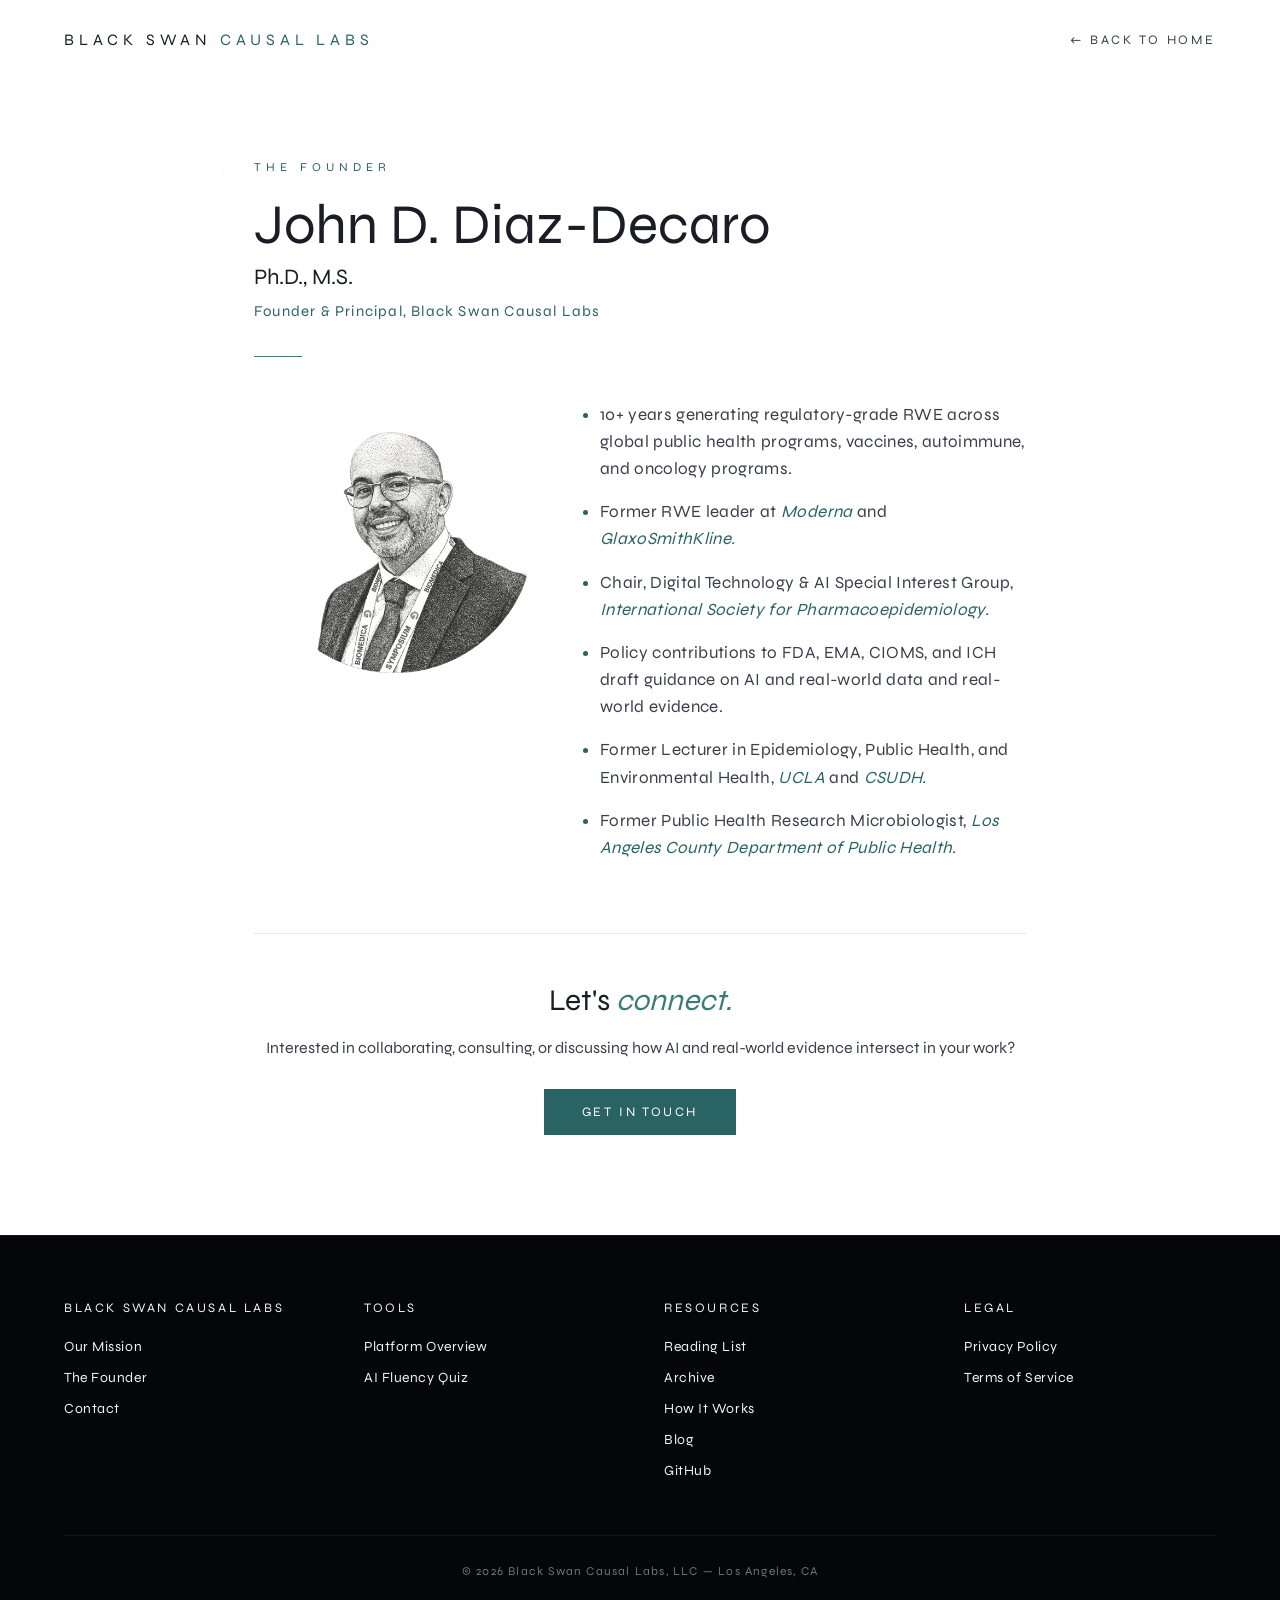
<file: founder.html>
<!DOCTYPE html>
<html lang="en">
<head>
<meta charset="UTF-8">
<meta name="viewport" content="width=device-width, initial-scale=1.0">
<link rel="icon" type="image/png" href="favicon.png">
<title>The Founder — Black Swan Causal Labs</title>
<link rel="preconnect" href="https://fonts.googleapis.com">
<link href="https://fonts.googleapis.com/css2?family=Cormorant+Garamond:ital,wght@0,300;0,400;0,600;1,300;1,400&family=Cinzel:wght@400;500&family=Raleway:wght@200;300;400&family=Syne:wght@400;500;600;700;800&display=swap" rel="stylesheet">
<style>
  *, *::before, *::after { box-sizing: border-box; margin: 0; padding: 0; }

  :root {
    --black:       #050608;
    --deep:        #090c10;
    --surface:     #0d1117;
    --ink:         #111620;
    --border:      rgba(255,255,255,0.06);
    --silver:      #c8cdd4;
    --white:       #eef0f3;
    --teal:        #3d7a7a;
    --teal-light:  #5aadad;
    --accent:      #8bbfbf;

    --light-bg:    #ffffff;
    --grey-bg:     #f0f1f4;
    --dark-text:   #1a1d24;
    --body-text:   #3a3f4a;
    --muted-text:  #6b7180;
    --light-border: rgba(0,0,0,0.08);
    --card-bg:     #ffffff;
    --card-bg-alt: #f7f8fa;
    --teal-dark:   #2a6363;
  }

  html { scroll-behavior: smooth; }
  body {
    background: var(--light-bg);
    color: var(--body-text);
    font-family: 'Syne', sans-serif;
    font-weight: 300;
    overflow-x: hidden;
  }

  /* ── NAV ── */
  nav {
    position: fixed;
    top: 0; left: 0; right: 0;
    z-index: 100;
    display: flex;
    align-items: center;
    justify-content: space-between;
    padding: 30px 64px;
    background: linear-gradient(to bottom, rgba(255,255,255,0.98) 0%, transparent 100%);
  }
  .nav-logo {
    font-family: 'Syne', sans-serif;
    font-size: 16px;
    letter-spacing: 0.3em;
    color: var(--dark-text);
    text-decoration: none;
    text-transform: uppercase;
  }
  .nav-logo span { color: var(--teal-dark); }
  .nav-back {
    font-family: 'Syne', sans-serif;
    font-weight: 300;
    font-size: 13px;
    letter-spacing: 0.22em;
    text-transform: uppercase;
    color: var(--body-text);
    text-decoration: none;
    transition: color 0.3s;
  }
  .nav-back:hover { color: var(--teal-dark); }

  /* ── LAYOUT ── */
  .founder-wrap {
    max-width: 820px;
    margin: 0 auto;
    padding: 160px 24px 100px;
  }

  @keyframes fadeUp {
    from { opacity: 0; transform: translateY(18px); }
    to   { opacity: 1; transform: translateY(0); }
  }
  .animate { animation: fadeUp 0.8s ease forwards; }
  .animate-d1 { animation-delay: 0.1s; opacity: 0; }
  .animate-d2 { animation-delay: 0.25s; opacity: 0; }
  .animate-d3 { animation-delay: 0.4s; opacity: 0; }
  .animate-d4 { animation-delay: 0.55s; opacity: 0; }

  /* ── HEADER ── */
  .founder-eyebrow {
    font-family: 'Syne', sans-serif;
    font-size: 12px;
    letter-spacing: 0.42em;
    text-transform: uppercase;
    color: var(--teal-dark);
    margin-bottom: 20px;
  }
  .founder-name {
    font-family: 'Syne', sans-serif;
    font-weight: 300;
    font-size: clamp(38px, 5vw, 56px);
    line-height: 1.1;
    color: var(--dark-text);
    margin-bottom: 8px;
  }
  .founder-credentials {
    font-family: 'Syne', sans-serif;
    font-size: 22px;
    font-weight: 300;
    color: var(--dark-text);
    margin-bottom: 12px;
  }
  .founder-title {
    font-size: 15px;
    letter-spacing: 0.08em;
    color: var(--teal-dark);
    margin-bottom: 36px;
  }
  .founder-rule {
    width: 48px; height: 1px;
    background: var(--teal);
    margin-bottom: 36px;
  }

  /* ── BIO ── */
  .bio ul {
    list-style: disc;
    padding-left: 18px;
    margin: 0;
  }
  .bio li {
    font-family: 'Syne', sans-serif;
    font-size: 17px;
    font-weight: 300;
    line-height: 1.6;
    color: var(--body-text);
    padding: 8px 0;
    letter-spacing: 0.02em;
  }
  .bio li::marker { color: var(--teal-dark); }
  .bio li em { font-style: italic; color: var(--teal-dark); }

  /* ── BIO + PORTRAIT LAYOUT ── */
  .bio-row {
    display: grid;
    grid-template-columns: 280px 1fr;
    gap: 48px;
    align-items: start;
    margin-top: 8px;
  }
  .founder-portrait img {
    width: 100%;
    height: auto;
    opacity: 0.9;
  }
  @media (max-width: 900px) {
    .bio-row { grid-template-columns: 200px 1fr; gap: 32px; }
  }
  @media (max-width: 640px) {
    .bio-row { grid-template-columns: 1fr; gap: 24px; }
    .founder-portrait { text-align: center; }
    .founder-portrait img { max-width: 260px; }
  }

  /* ── SECTION DIVIDERS ── */
  .section-divider {
    display: flex;
    align-items: center;
    gap: 16px;
    margin: 56px 0 32px;
  }
  .section-divider-label {
    font-family: 'Syne', sans-serif;
    font-size: 12px;
    letter-spacing: 0.32em;
    text-transform: uppercase;
    color: var(--teal-dark);
    white-space: nowrap;
  }
  .section-divider-line {
    flex: 1;
    height: 1px;
    background: var(--light-border);
  }

  /* ── CREDENTIALS STRIP ── */
  .credentials-grid {
    display: grid;
    grid-template-columns: repeat(3, 1fr);
    gap: 2px;
    margin-bottom: 16px;
  }
  .credential-card {
    background: var(--card-bg-alt);
    border: 1px solid var(--light-border);
    padding: 28px 24px;
  }
  .credential-label {
    font-family: 'Syne', sans-serif;
    font-size: 11px;
    letter-spacing: 0.22em;
    text-transform: uppercase;
    color: var(--teal-dark);
    opacity: 0.7;
    margin-bottom: 10px;
  }
  .credential-value {
    font-family: 'Syne', sans-serif;
    font-size: 19px;
    font-weight: 400;
    color: var(--dark-text);
    line-height: 1.4;
  }
  .credential-sub {
    font-size: 14px;
    color: var(--body-text);
    margin-top: 4px;
    line-height: 1.5;
  }

  /* ── LEADERSHIP ── */
  .leadership-items {
    display: flex;
    flex-direction: column;
    gap: 16px;
    margin-bottom: 16px;
  }
  .leadership-item {
    background: var(--card-bg-alt);
    border: 1px solid var(--light-border);
    padding: 24px 28px;
  }
  .leadership-role {
    font-family: 'Syne', sans-serif;
    font-size: 21px;
    font-weight: 400;
    color: var(--dark-text);
    margin-bottom: 6px;
    line-height: 1.3;
  }
  .leadership-org {
    font-size: 14px;
    color: var(--teal-dark);
    letter-spacing: 0.06em;
    margin-bottom: 8px;
  }
  .leadership-desc {
    font-size: 16px;
    line-height: 1.75;
    color: var(--body-text);
    font-weight: 300;
  }

  /* ── PUBLICATIONS ── */
  .pub-list {
    display: flex;
    flex-direction: column;
    gap: 20px;
  }
  .pub-item {
    padding-left: 20px;
    border-left: 2px solid rgba(42,99,99,0.25);
  }
  .pub-citation {
    font-size: 16px;
    line-height: 1.75;
    color: var(--body-text);
    font-weight: 300;
  }
  .pub-citation strong {
    color: var(--dark-text);
    font-weight: 400;
  }
  .pub-journal {
    font-style: italic;
    color: var(--teal-dark);
  }

  /* ── PRESENTATIONS ── */
  .pres-list {
    display: flex;
    flex-direction: column;
    gap: 16px;
  }
  .pres-item {
    background: var(--card-bg-alt);
    border: 1px solid var(--light-border);
    padding: 20px 24px;
    display: flex;
    gap: 16px;
    align-items: flex-start;
  }
  .pres-type {
    font-family: 'Syne', sans-serif;
    font-size: 10px;
    letter-spacing: 0.18em;
    text-transform: uppercase;
    color: var(--teal-dark);
    border: 1px solid rgba(42,99,99,0.25);
    padding: 4px 10px;
    white-space: nowrap;
    flex-shrink: 0;
    margin-top: 2px;
  }
  .pres-detail {
    font-size: 16px;
    line-height: 1.7;
    color: var(--body-text);
    font-weight: 300;
  }
  .pres-detail strong {
    color: var(--dark-text);
    font-weight: 400;
  }

  /* ── CTA ── */
  .founder-cta {
    margin-top: 64px;
    padding-top: 48px;
    border-top: 1px solid var(--light-border);
    text-align: center;
  }
  .founder-cta h3 {
    font-family: 'Syne', sans-serif;
    font-size: 30px;
    font-weight: 300;
    color: var(--dark-text);
    margin-bottom: 16px;
  }
  .founder-cta h3 em { font-style: italic; color: var(--teal); }
  .founder-cta p {
    font-size: 16px;
    color: var(--body-text);
    margin-bottom: 28px;
    line-height: 1.7;
  }
  .btn-primary {
    font-family: 'Syne', sans-serif;
    font-size: 13px;
    letter-spacing: 0.2em;
    text-transform: uppercase;
    color: #ffffff;
    background: var(--teal-dark);
    border: none;
    padding: 15px 38px;
    cursor: pointer;
    text-decoration: none;
    display: inline-block;
    transition: background 0.3s, transform 0.2s;
  }
  .btn-primary:hover { background: var(--teal); transform: translateY(-1px); }

  /* grain */
  body::after {
    content: '';
    position: fixed;
    inset: 0;
    background-image: url("data:image/svg+xml,%3Csvg viewBox='0 0 256 256' xmlns='http://www.w3.org/2000/svg'%3E%3Cfilter id='n'%3E%3CfeTurbulence type='fractalNoise' baseFrequency='0.9' numOctaves='4' stitchTiles='stitch'/%3E%3C/filter%3E%3Crect width='100%25' height='100%25' filter='url(%23n)'/%3E%3C/svg%3E");
    opacity: 0.01;
    pointer-events: none;
    z-index: 9999;
  }

  @media (max-width: 900px) {
    nav { padding: 24px 28px; }
    .founder-wrap { padding: 110px 24px 60px; }
    .founder-panel { max-width: 100%; }
    .credentials-grid { grid-template-columns: 1fr 1fr; }
  }

  @media (max-width: 640px) {
    nav { padding: 18px 16px; }
    .nav-logo { font-size: 13px; }
    .nav-back { font-size: 11px; }
    .founder-wrap { padding: 90px 14px 48px; }
    .credentials-grid { grid-template-columns: 1fr; }
    .pres-item { flex-direction: column; gap: 8px; }
  }

  /* ── FULL FOOTER ── */
  footer {
    background: #050608;
    border-top: 1px solid rgba(255,255,255,0.06);
    padding: 64px 64px 0;
  }
  .footer-grid {
    display: grid;
    grid-template-columns: repeat(4, 1fr);
    gap: 48px;
    padding-bottom: 56px;
  }
  .footer-col-title {
    font-family: 'Syne', sans-serif;
    font-size: 13px;
    letter-spacing: 0.2em;
    text-transform: uppercase;
    color: #eef0f3;
    margin-bottom: 20px;
  }
  .footer-col-links {
    list-style: none;
    display: flex;
    flex-direction: column;
    gap: 12px;
  }
  .footer-col-links a {
    font-size: 14px;
    letter-spacing: 0.04em;
    color: #eef0f3;
    text-decoration: none;
    transition: color 0.3s;
    font-weight: 300;
  }
  .footer-col-links a:hover { color: #5aadad; }
  .footer-bottom {
    border-top: 1px solid rgba(255,255,255,0.06);
    padding: 28px 0;
    text-align: center;
  }
  .footer-copy {
    font-size: 12px;
    letter-spacing: 0.1em;
    color: rgba(200,205,212,0.55);
  }
  @media (max-width: 900px) {
    footer { padding: 48px 28px 0; }
    .footer-grid { grid-template-columns: repeat(2, 1fr); gap: 36px; }
  }
  @media (max-width: 480px) {
    footer { padding: 36px 16px 0; }
    .footer-grid { grid-template-columns: 1fr; gap: 28px; }
  }
</style>
</head>
<body>

<nav>
  <a href="index.html" class="nav-logo">Black Swan <span>Causal Labs</span></a>
  <a href="index.html" class="nav-back">&larr; Back to Home</a>
</nav>

<div class="founder-wrap">

  <!-- HEADER -->
  <p class="founder-eyebrow animate animate-d1">The Founder</p>
  <h1 class="founder-name animate animate-d2">John D. Diaz-Decaro</h1>
  <p class="founder-credentials animate animate-d2">Ph.D., M.S.</p>
  <p class="founder-title animate animate-d3">Founder &amp; Principal, Black Swan Causal Labs</p>
  <div class="founder-rule animate animate-d3"></div>

  <!-- BIO -->
  <div class="bio-row animate animate-d4">
    <div class="founder-portrait">
      <img src="portrait.png" alt="John Diaz-Decaro portrait">
    </div>
    <div class="bio">
      <ul>
        <li>10+ years generating regulatory-grade RWE across global public health programs, vaccines, autoimmune, and oncology programs.</li>
        <li>Former RWE leader at <em>Moderna</em> and <em>GlaxoSmithKline.</em></li>
        <li>Chair, Digital Technology & AI Special Interest Group, <em>International Society for Pharmacoepidemiology.</em></li>
        <li>Policy contributions to FDA, EMA, CIOMS, and ICH draft guidance on AI and real-world data and real-world evidence.</li>
        <li>Former Lecturer in Epidemiology, Public Health, and Environmental Health, <em>UCLA</em> and <em>CSUDH.</em></li>
        <li>Former Public Health Research Microbiologist, <em>Los Angeles County Department of Public Health.</em></li>
      </ul>
    </div>
  </div>

  <!-- CTA -->
  <div class="founder-cta">
    <h3>Let's <em>connect.</em></h3>
    <p>Interested in collaborating, consulting, or discussing how AI and real-world evidence intersect in your work?</p>
    <a href="index.html#contact" class="btn-primary">Get in Touch</a>
  </div>

</div>

<footer>
  <div class="footer-grid">
    <div>
      <p class="footer-col-title">Black Swan Causal Labs</p>
      <ul class="footer-col-links">
        <li><a href="index.html#mission">Our Mission</a></li>
        <li><a href="founder.html">The Founder</a></li>
        <li><a href="index.html#contact">Contact</a></li>
      </ul>
    </div>
    <div>
      <p class="footer-col-title">Tools</p>
      <ul class="footer-col-links">
        <li><a href="index.html#tools">Platform Overview</a></li>
        <li><a href="quiz.html">AI Fluency Quiz</a></li>
      </ul>
    </div>
    <div>
      <p class="footer-col-title">Resources</p>
      <ul class="footer-col-links">
        <li><a href="reading-list.html">Reading List</a></li>
        <li><a href="archive.html">Archive</a></li>
        <li><a href="methodology.html">How It Works</a></li>
        <li><a href="blog.html">Blog</a></li>
        <li><a href="#">GitHub</a></li>
      </ul>
    </div>
    <div>
      <p class="footer-col-title">Legal</p>
      <ul class="footer-col-links">
        <li><a href="privacy.html">Privacy Policy</a></li>
        <li><a href="terms.html">Terms of Service</a></li>
      </ul>
    </div>
  </div>
  <div class="footer-bottom">
    <p class="footer-copy">&copy; 2026 Black Swan Causal Labs, LLC — Los Angeles, CA</p>
  </div>
</footer>

</body>
</html>
</file>
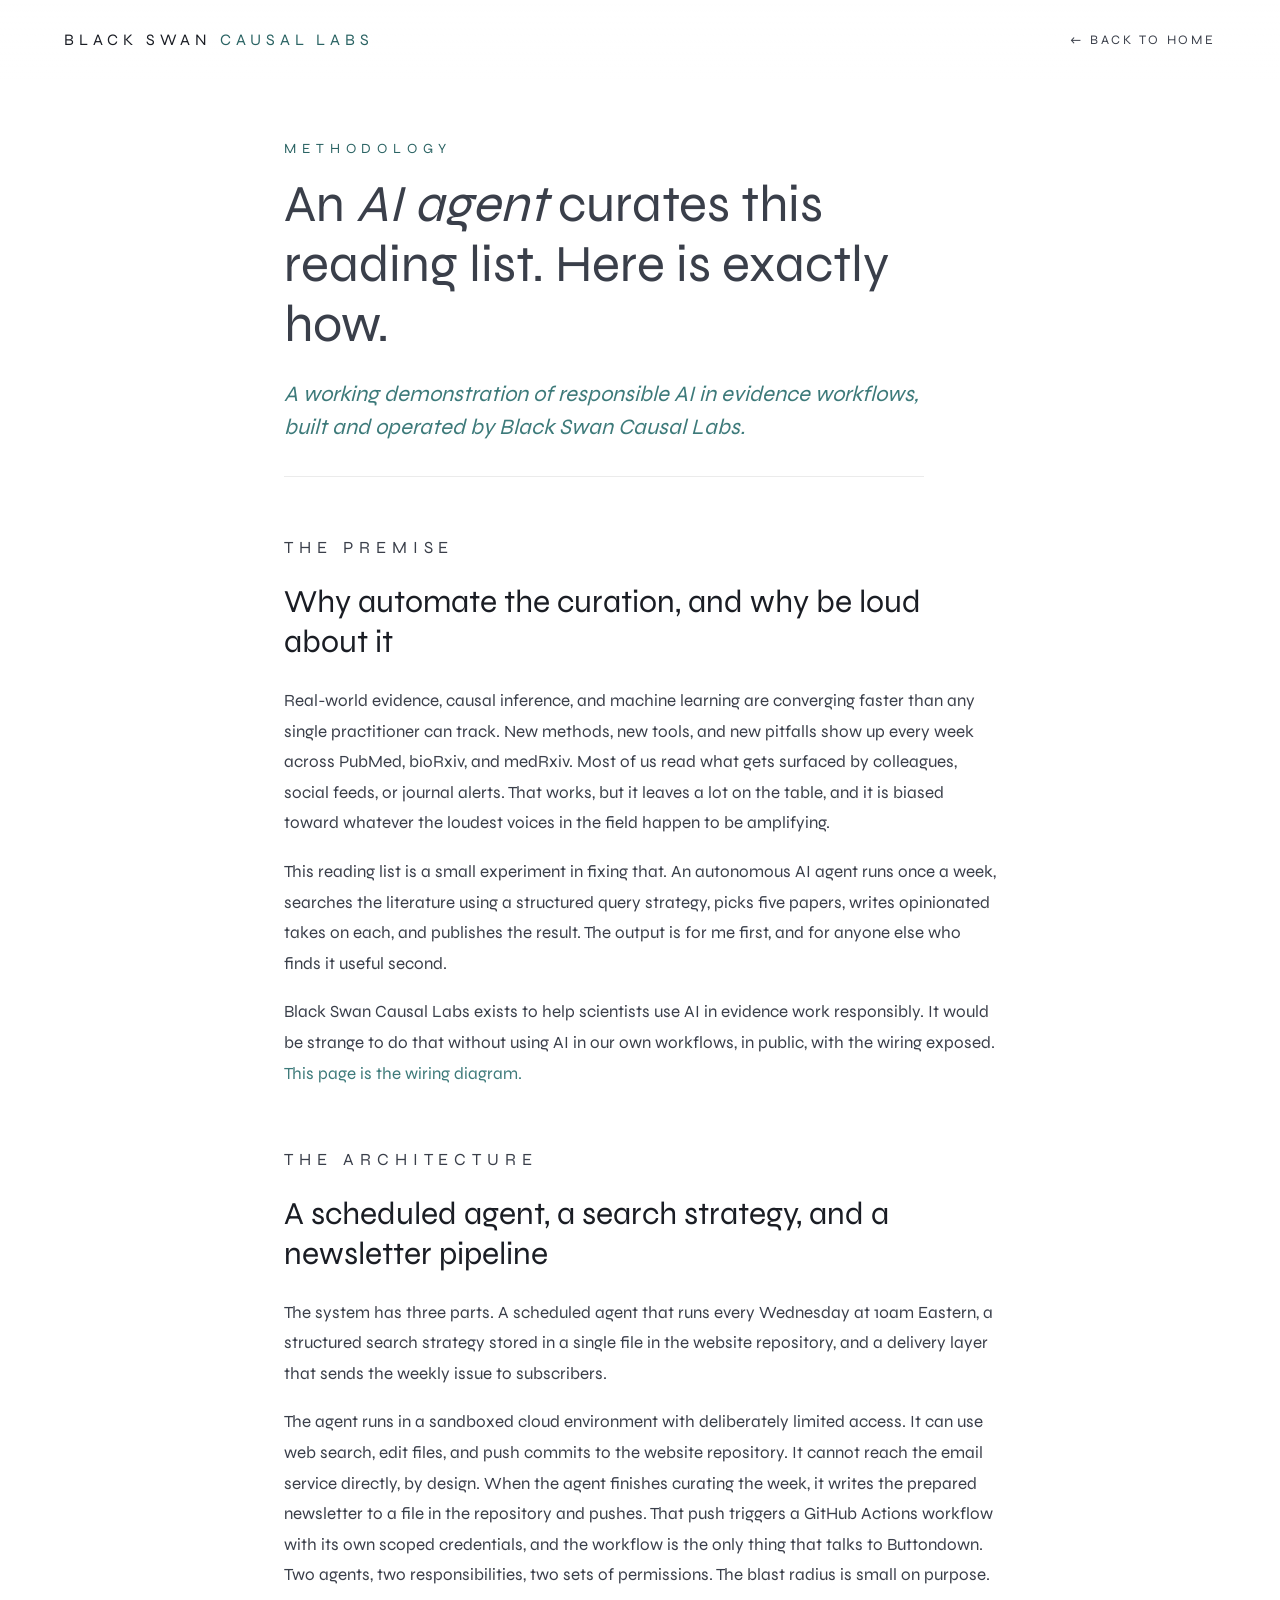
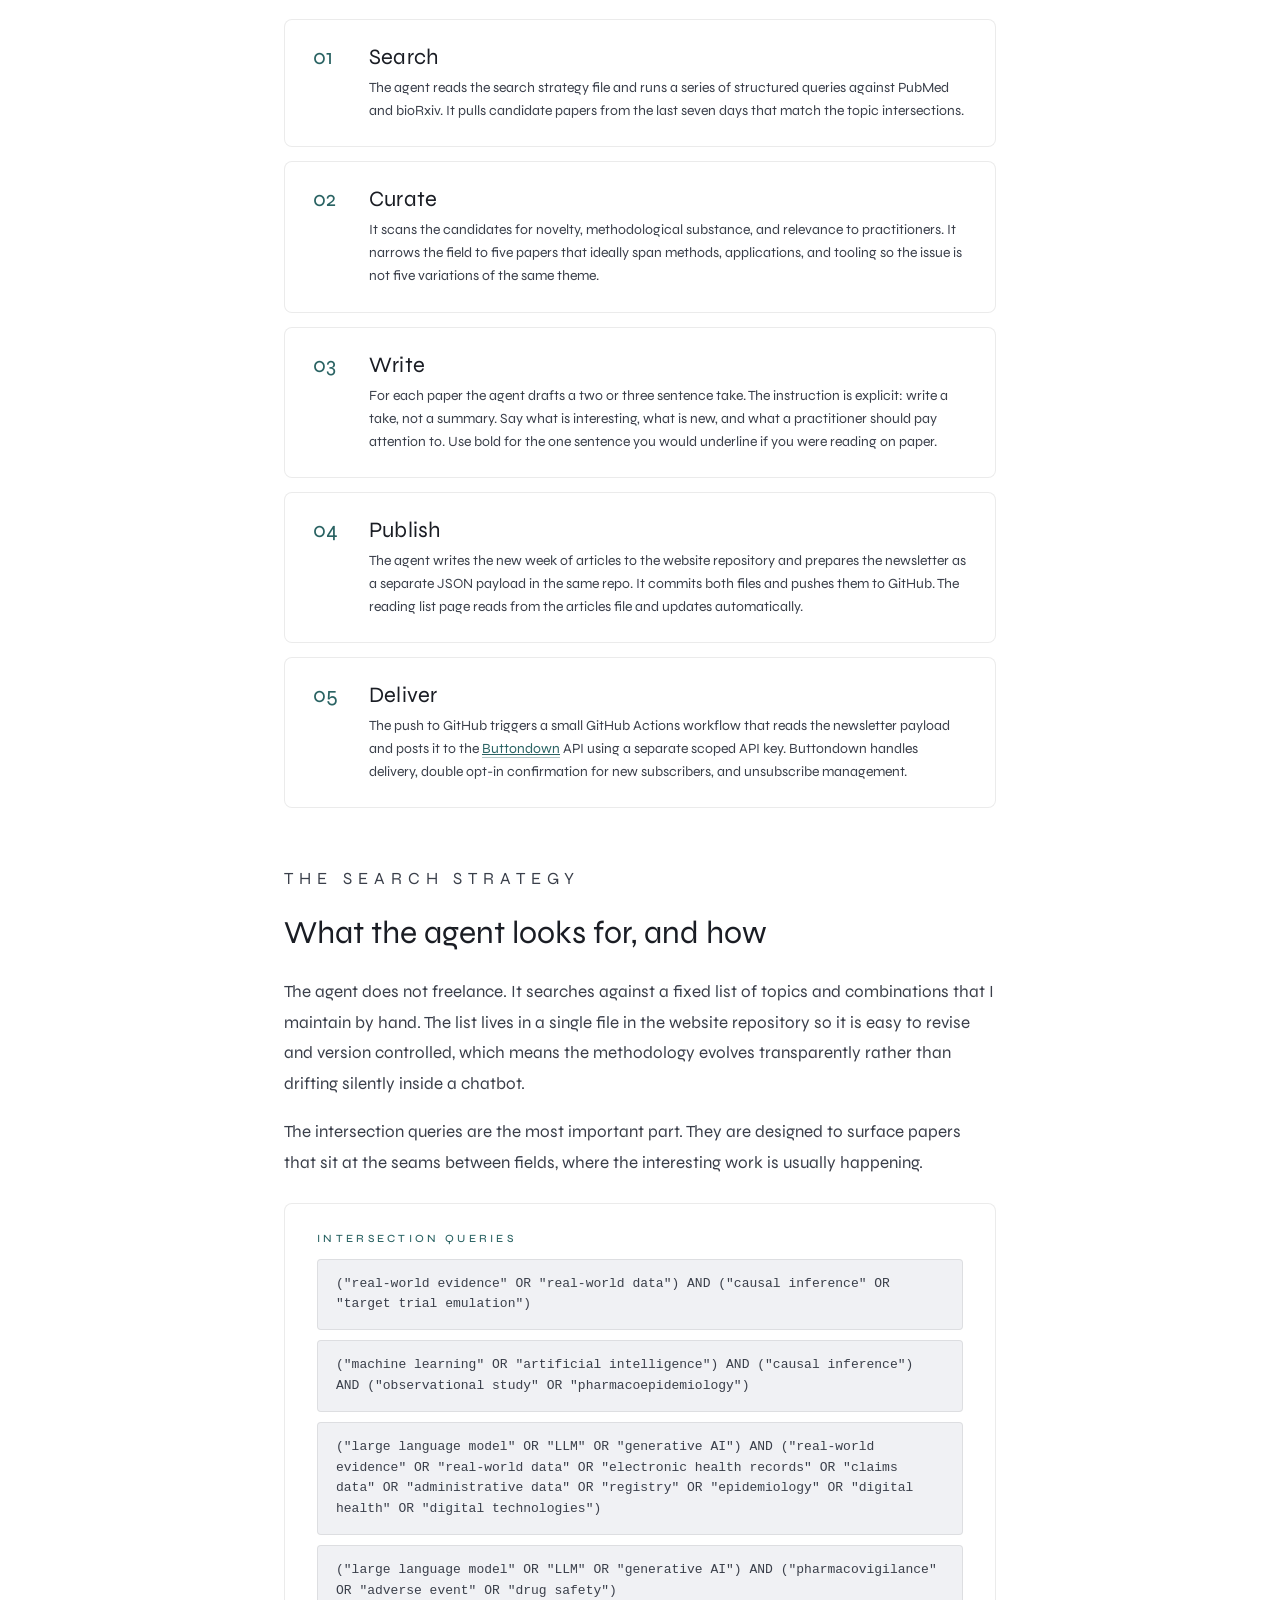
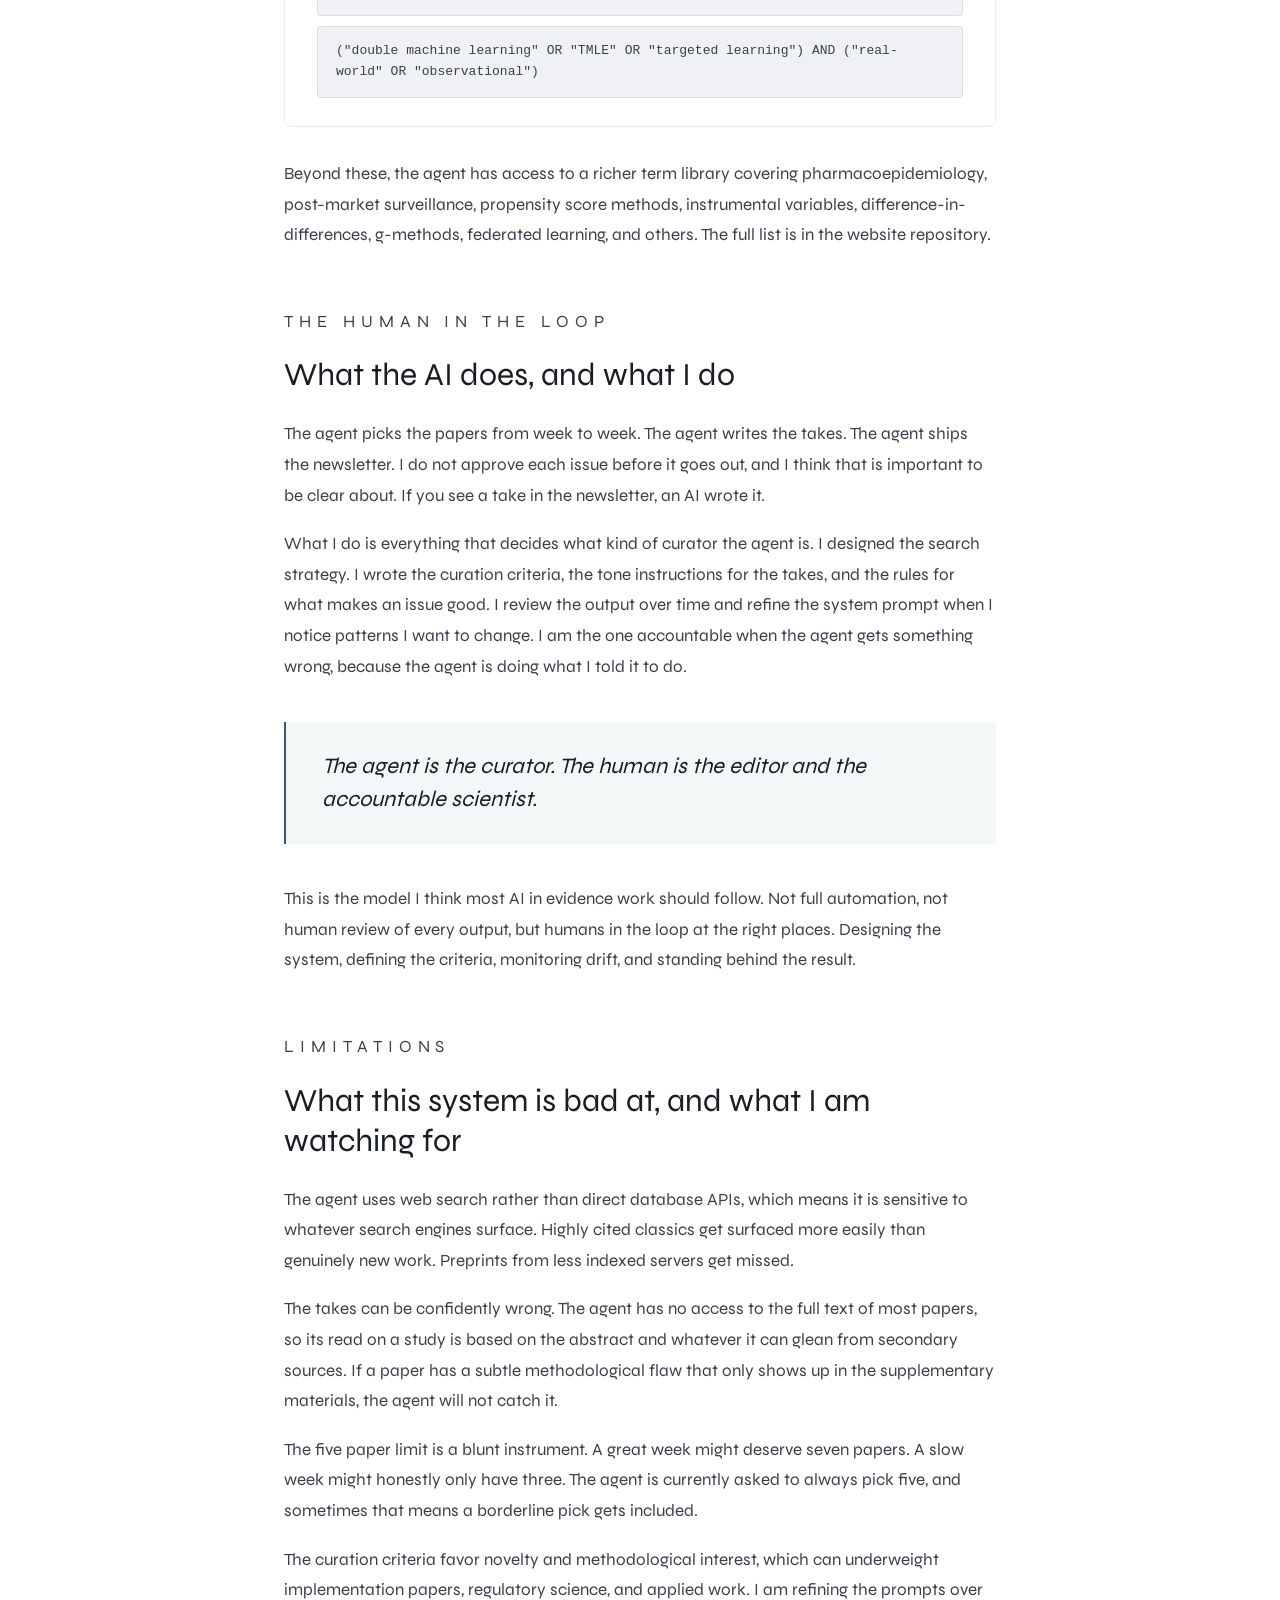
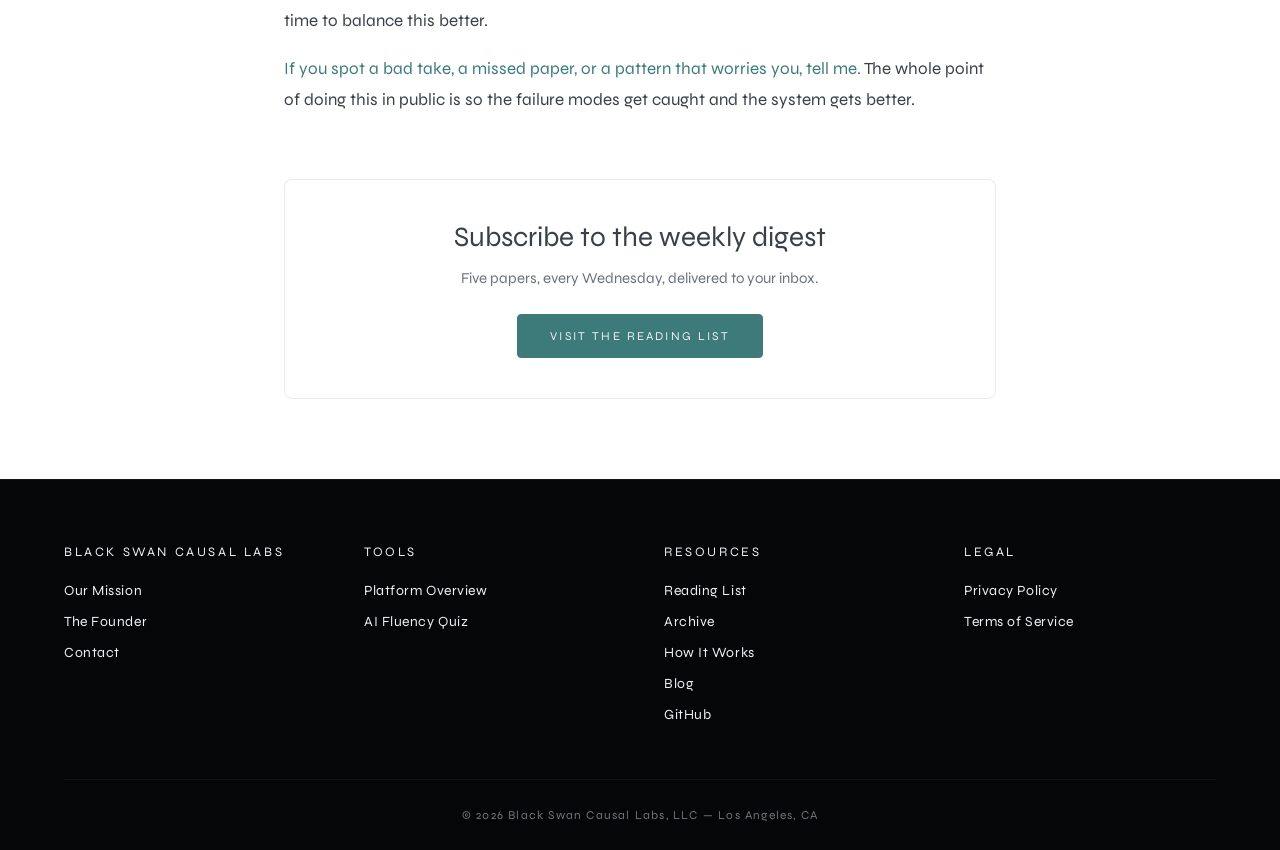
<file: methodology.html>
<!DOCTYPE html>
<html lang="en">
<head>
<meta charset="UTF-8">
<meta name="viewport" content="width=device-width, initial-scale=1.0">
<link rel="icon" type="image/png" href="favicon.png">
<title>Methodology: How the Reading List Works &middot; Black Swan Causal Labs</title>
<link rel="preconnect" href="https://fonts.googleapis.com">
<link href="https://fonts.googleapis.com/css2?family=Cormorant+Garamond:ital,wght@0,300;0,400;0,600;1,300;1,400&family=Cinzel:wght@400;500&family=Raleway:wght@200;300;400&family=Syne:wght@400;500;600;700;800&display=swap" rel="stylesheet">
<style>
  *, *::before, *::after { box-sizing: border-box; margin: 0; padding: 0; }

  :root {
    --black:       #050608;
    --deep:        #090c10;
    --surface:     #0d1117;
    --ink:         #111620;
    --border:      rgba(255,255,255,0.06);
    --silver:      #c8cdd4;
    --white:       #eef0f3;
    --teal:        #3d7a7a;
    --teal-light:  #5aadad;
    --accent:      #8bbfbf;

    --light-bg:    #ffffff;
    --grey-bg:     #f0f1f4;
    --dark-text:   #1a1d24;
    --body-text:   #3a3f4a;
    --muted-text:  #6b7180;
    --light-border: rgba(0,0,0,0.08);
    --card-bg:     #ffffff;
    --card-bg-alt: #f7f8fa;
    --teal-dark:   #2a6363;
  }

  html { scroll-behavior: smooth; }
  body {
    background: var(--light-bg);
    color: var(--body-text);
    font-family: 'Syne', sans-serif;
    font-weight: 300;
    overflow-x: hidden;
    min-height: 100vh;
  }

  /* NAV */
  nav {
    position: fixed;
    top: 0; left: 0; right: 0;
    z-index: 100;
    display: flex;
    align-items: center;
    justify-content: space-between;
    padding: 30px 64px;
    background: linear-gradient(to bottom, rgba(255,255,255,0.98) 0%, transparent 100%);
  }
  .nav-logo {
    font-family: 'Syne', sans-serif;
    font-size: 16px;
    letter-spacing: 0.3em;
    color: var(--dark-text);
    text-decoration: none;
    text-transform: uppercase;
  }
  .nav-logo span { color: var(--teal-dark); }
  .nav-back {
    font-family: 'Syne', sans-serif;
    font-weight: 300;
    font-size: 13px;
    letter-spacing: 0.22em;
    text-transform: uppercase;
    color: var(--body-text);
    text-decoration: none;
    transition: color 0.3s;
  }
  .nav-back:hover { color: var(--teal-dark); }

  /* FADE-IN ANIMATION */
  @keyframes fadeUp {
    from { opacity: 0; transform: translateY(24px); }
    to   { opacity: 1; transform: translateY(0); }
  }
  .reveal {
    opacity: 0;
    animation: fadeUp 0.8s ease forwards;
  }
  .reveal-d1 { animation-delay: 0.1s; }
  .reveal-d2 { animation-delay: 0.3s; }
  .reveal-d3 { animation-delay: 0.5s; }
  .reveal-d4 { animation-delay: 0.7s; }

  /* MAIN CONTAINER */
  .methodology-wrap {
    max-width: 760px;
    margin: 0 auto;
    padding: 140px 24px 80px;
  }

  /* HEADER */
  .page-eyebrow {
    font-family: 'Syne', sans-serif;
    font-size: 14px;
    letter-spacing: 0.42em;
    text-transform: uppercase;
    color: var(--teal-dark);
    margin-bottom: 18px;
  }
  .page-title {
    font-family: 'Syne', sans-serif;
    font-size: clamp(36px, 5.5vw, 52px);
    font-weight: 300;
    line-height: 1.15;
    margin-bottom: 24px;
  }
  .page-title em { font-style: italic; }
  .page-deck {
    font-family: 'Syne', sans-serif;
    font-size: 22px;
    font-weight: 300;
    font-style: italic;
    line-height: 1.5;
    color: var(--teal);
    max-width: 640px;
    margin-bottom: 56px;
    padding-bottom: 32px;
    border-bottom: 1px solid var(--light-border);
  }

  /* CONTENT SECTIONS */
  .section {
    margin-bottom: 56px;
  }
  .section-label {
    font-family: 'Syne', sans-serif;
    font-size: 11px;
    letter-spacing: 0.35em;
    text-transform: uppercase;
    color: var(--teal-dark);
    margin-bottom: 14px;
  }
  .section-heading {
    font-family: 'Syne', sans-serif;
    font-size: 32px;
    font-weight: 300;
    line-height: 1.25;
    margin-bottom: 24px;
    color: var(--dark-text);
  }
  .section p {
    font-size: 17px;
    line-height: 1.8;
    color: var(--body-text);
    margin-bottom: 18px;
  }
  .section p strong {
    color: var(--teal);
    font-weight: 400;
  }
  .section p em {
    color: var(--dark-text);
  }

  /* PULL QUOTE */
  .pull-quote {
    margin: 40px 0;
    padding: 28px 36px;
    border-left: 2px solid var(--teal-dark);
    background: rgba(42,99,99,0.05);
    font-family: 'Syne', sans-serif;
    font-size: 22px;
    font-style: italic;
    line-height: 1.5;
    color: var(--dark-text);
  }

  /* STEP CARDS */
  .pipeline {
    display: grid;
    grid-template-columns: 1fr;
    gap: 14px;
    margin: 28px 0 32px;
  }
  .pipeline-step {
    background: var(--card-bg);
    border: 1px solid var(--light-border);
    border-radius: 8px;
    padding: 24px 28px;
    display: flex;
    gap: 24px;
    align-items: flex-start;
  }
  .pipeline-num {
    font-family: 'Syne', sans-serif;
    font-size: 22px;
    color: var(--teal-dark);
    flex-shrink: 0;
    line-height: 1.2;
    min-width: 32px;
  }
  .pipeline-step-body h4 {
    font-family: 'Syne', sans-serif;
    font-size: 22px;
    font-weight: 400;
    color: var(--dark-text);
    margin-bottom: 6px;
    letter-spacing: 0.01em;
  }
  .pipeline-step-body p {
    font-size: 14px;
    line-height: 1.65;
    color: var(--body-text);
    margin-bottom: 0;
  }

  /* SEARCH STRATEGY BLOCK */
  .strategy-block {
    background: var(--card-bg);
    border: 1px solid var(--light-border);
    border-radius: 8px;
    padding: 28px 32px;
    margin: 24px 0 32px;
  }
  .strategy-block h5 {
    font-family: 'Syne', sans-serif;
    font-size: 11px;
    letter-spacing: 0.3em;
    text-transform: uppercase;
    color: var(--teal-dark);
    margin-bottom: 14px;
    font-weight: 500;
  }
  .strategy-block code {
    display: block;
    font-family: 'Courier New', monospace;
    font-size: 13px;
    color: var(--body-text);
    background: var(--grey-bg);
    padding: 14px 18px;
    border-radius: 4px;
    margin-bottom: 10px;
    border: 1px solid var(--light-border);
    line-height: 1.6;
    word-break: break-word;
  }
  .strategy-block code:last-child { margin-bottom: 0; }

  /* CTA */
  .cta {
    margin-top: 64px;
    padding: 40px 36px;
    background: var(--card-bg);
    border: 1px solid var(--light-border);
    border-radius: 8px;
    text-align: center;
  }
  .cta h3 {
    font-family: 'Syne', sans-serif;
    font-size: 28px;
    font-weight: 300;
    margin-bottom: 12px;
  }
  .cta p {
    font-size: 15px;
    color: var(--muted-text);
    line-height: 1.6;
    margin-bottom: 24px;
  }
  .cta a {
    display: inline-block;
    padding: 14px 32px;
    background: var(--teal);
    border: 1px solid var(--teal);
    border-radius: 4px;
    color: var(--white);
    font-family: 'Syne', sans-serif;
    font-size: 12px;
    font-weight: 400;
    letter-spacing: 0.18em;
    text-transform: uppercase;
    text-decoration: none;
    transition: background 0.3s, border-color 0.3s;
  }
  .cta a:hover {
    background: var(--teal-light);
    border-color: var(--teal-light);
  }

  /* ── FULL FOOTER ── */
  footer {
    background: #050608;
    border-top: 1px solid rgba(255,255,255,0.06);
    padding: 64px 64px 0;
  }
  .footer-grid {
    display: grid;
    grid-template-columns: repeat(4, 1fr);
    gap: 48px;
    padding-bottom: 56px;
  }
  .footer-col-title {
    font-family: 'Syne', sans-serif;
    font-size: 13px;
    letter-spacing: 0.2em;
    text-transform: uppercase;
    color: #eef0f3;
    margin-bottom: 20px;
  }
  .footer-col-links {
    list-style: none;
    display: flex;
    flex-direction: column;
    gap: 12px;
  }
  .footer-col-links a {
    font-size: 14px;
    letter-spacing: 0.04em;
    color: #eef0f3;
    text-decoration: none;
    transition: color 0.3s;
    font-weight: 300;
  }
  .footer-col-links a:hover { color: #5aadad; }
  .footer-bottom {
    border-top: 1px solid rgba(255,255,255,0.06);
    padding: 28px 0;
    text-align: center;
  }
  .footer-copy {
    font-size: 12px;
    letter-spacing: 0.1em;
    color: rgba(200,205,212,0.55);
  }
  @media (max-width: 900px) {
    footer { padding: 48px 28px 0; }
    .footer-grid { grid-template-columns: repeat(2, 1fr); gap: 36px; }
  }
  @media (max-width: 480px) {
    footer { padding: 36px 16px 0; }
    .footer-grid { grid-template-columns: 1fr; gap: 28px; }
  }

  /* RESPONSIVE */
  @media (max-width: 600px) {
    nav { padding: 20px 20px; }
    .methodology-wrap { padding: 110px 16px 60px; }
    .pipeline-step { flex-direction: column; gap: 8px; padding: 20px; }
    .strategy-block { padding: 20px; }
    .pull-quote { padding: 22px 24px; font-size: 19px; }
    .cta { padding: 32px 24px; }
  }
</style>
</head>
<body>

<nav>
  <a href="index.html" class="nav-logo">Black Swan <span>Causal Labs</span></a>
  <a href="index.html" class="nav-back">&larr; Back to Home</a>
</nav>

<main class="methodology-wrap">
  <p class="page-eyebrow reveal reveal-d1">Methodology</p>
  <h1 class="page-title reveal reveal-d2">An <em>AI agent</em> curates this reading list. Here is exactly how.</h1>
  <p class="page-deck reveal reveal-d3">A working demonstration of responsible AI in evidence workflows, built and operated by Black Swan Causal Labs.</p>

  <div class="section reveal reveal-d4">
    <p class="section-label">The premise</p>
    <h2 class="section-heading">Why automate the curation, and why be loud about it</h2>
    <p>Real-world evidence, causal inference, and machine learning are converging faster than any single practitioner can track. New methods, new tools, and new pitfalls show up every week across PubMed, bioRxiv, and medRxiv. Most of us read what gets surfaced by colleagues, social feeds, or journal alerts. That works, but it leaves a lot on the table, and it is biased toward whatever the loudest voices in the field happen to be amplifying.</p>
    <p>This reading list is a small experiment in fixing that. An autonomous AI agent runs once a week, searches the literature using a structured query strategy, picks five papers, writes opinionated takes on each, and publishes the result. The output is for me first, and for anyone else who finds it useful second.</p>
    <p>Black Swan Causal Labs exists to help scientists use AI in evidence work responsibly. It would be strange to do that without using AI in our own workflows, in public, with the wiring exposed. <strong>This page is the wiring diagram.</strong></p>
  </div>

  <div class="section reveal reveal-d4">
    <p class="section-label">The architecture</p>
    <h2 class="section-heading">A scheduled agent, a search strategy, and a newsletter pipeline</h2>
    <p>The system has three parts. A scheduled agent that runs every Wednesday at 10am Eastern, a structured search strategy stored in a single file in the website repository, and a delivery layer that sends the weekly issue to subscribers.</p>
    <p>The agent runs in a sandboxed cloud environment with deliberately limited access. It can use web search, edit files, and push commits to the website repository. It cannot reach the email service directly, by design. When the agent finishes curating the week, it writes the prepared newsletter to a file in the repository and pushes. That push triggers a GitHub Actions workflow with its own scoped credentials, and the workflow is the only thing that talks to Buttondown. Two agents, two responsibilities, two sets of permissions. The blast radius is small on purpose.</p>

    <div class="pipeline">
      <div class="pipeline-step">
        <div class="pipeline-num">01</div>
        <div class="pipeline-step-body">
          <h4>Search</h4>
          <p>The agent reads the search strategy file and runs a series of structured queries against PubMed and bioRxiv. It pulls candidate papers from the last seven days that match the topic intersections.</p>
        </div>
      </div>
      <div class="pipeline-step">
        <div class="pipeline-num">02</div>
        <div class="pipeline-step-body">
          <h4>Curate</h4>
          <p>It scans the candidates for novelty, methodological substance, and relevance to practitioners. It narrows the field to five papers that ideally span methods, applications, and tooling so the issue is not five variations of the same theme.</p>
        </div>
      </div>
      <div class="pipeline-step">
        <div class="pipeline-num">03</div>
        <div class="pipeline-step-body">
          <h4>Write</h4>
          <p>For each paper the agent drafts a two or three sentence take. The instruction is explicit: write a take, not a summary. Say what is interesting, what is new, and what a practitioner should pay attention to. Use bold for the one sentence you would underline if you were reading on paper.</p>
        </div>
      </div>
      <div class="pipeline-step">
        <div class="pipeline-num">04</div>
        <div class="pipeline-step-body">
          <h4>Publish</h4>
          <p>The agent writes the new week of articles to the website repository and prepares the newsletter as a separate JSON payload in the same repo. It commits both files and pushes them to GitHub. The reading list page reads from the articles file and updates automatically.</p>
        </div>
      </div>
      <div class="pipeline-step">
        <div class="pipeline-num">05</div>
        <div class="pipeline-step-body">
          <h4>Deliver</h4>
          <p>The push to GitHub triggers a small GitHub Actions workflow that reads the newsletter payload and posts it to the <a href="https://buttondown.com" target="_blank" rel="noopener" style="color: var(--teal-dark); border-bottom: 1px solid rgba(42,99,99,0.35);">Buttondown</a> API using a separate scoped API key. Buttondown handles delivery, double opt-in confirmation for new subscribers, and unsubscribe management.</p>
        </div>
      </div>
    </div>
  </div>

  <div class="section reveal reveal-d4">
    <p class="section-label">The search strategy</p>
    <h2 class="section-heading">What the agent looks for, and how</h2>
    <p>The agent does not freelance. It searches against a fixed list of topics and combinations that I maintain by hand. The list lives in a single file in the website repository so it is easy to revise and version controlled, which means the methodology evolves transparently rather than drifting silently inside a chatbot.</p>
    <p>The intersection queries are the most important part. They are designed to surface papers that sit at the seams between fields, where the interesting work is usually happening.</p>

    <div class="strategy-block">
      <h5>Intersection queries</h5>
      <code>("real-world evidence" OR "real-world data") AND ("causal inference" OR "target trial emulation")</code>
      <code>("machine learning" OR "artificial intelligence") AND ("causal inference") AND ("observational study" OR "pharmacoepidemiology")</code>
      <code>("large language model" OR "LLM" OR "generative AI") AND ("real-world evidence" OR "real-world data" OR "electronic health records" OR "claims data" OR "administrative data" OR "registry" OR "epidemiology" OR "digital health" OR "digital technologies")</code>
      <code>("large language model" OR "LLM" OR "generative AI") AND ("pharmacovigilance" OR "adverse event" OR "drug safety")</code>
      <code>("double machine learning" OR "TMLE" OR "targeted learning") AND ("real-world" OR "observational")</code>
    </div>

    <p>Beyond these, the agent has access to a richer term library covering pharmacoepidemiology, post-market surveillance, propensity score methods, instrumental variables, difference-in-differences, g-methods, federated learning, and others. The full list is in the website repository.</p>
  </div>

  <div class="section reveal reveal-d4">
    <p class="section-label">The human in the loop</p>
    <h2 class="section-heading">What the AI does, and what I do</h2>
    <p>The agent picks the papers from week to week. The agent writes the takes. The agent ships the newsletter. I do not approve each issue before it goes out, and I think that is important to be clear about. If you see a take in the newsletter, an AI wrote it.</p>
    <p>What I do is everything that decides what kind of curator the agent is. I designed the search strategy. I wrote the curation criteria, the tone instructions for the takes, and the rules for what makes an issue good. I review the output over time and refine the system prompt when I notice patterns I want to change. I am the one accountable when the agent gets something wrong, because the agent is doing what I told it to do.</p>
    <div class="pull-quote">The agent is the curator. The human is the editor and the accountable scientist.</div>
    <p>This is the model I think most AI in evidence work should follow. Not full automation, not human review of every output, but humans in the loop at the right places. Designing the system, defining the criteria, monitoring drift, and standing behind the result.</p>
  </div>

  <div class="section reveal reveal-d4">
    <p class="section-label">Limitations</p>
    <h2 class="section-heading">What this system is bad at, and what I am watching for</h2>
    <p>The agent uses web search rather than direct database APIs, which means it is sensitive to whatever search engines surface. Highly cited classics get surfaced more easily than genuinely new work. Preprints from less indexed servers get missed.</p>
    <p>The takes can be confidently wrong. The agent has no access to the full text of most papers, so its read on a study is based on the abstract and whatever it can glean from secondary sources. If a paper has a subtle methodological flaw that only shows up in the supplementary materials, the agent will not catch it.</p>
    <p>The five paper limit is a blunt instrument. A great week might deserve seven papers. A slow week might honestly only have three. The agent is currently asked to always pick five, and sometimes that means a borderline pick gets included.</p>
    <p>The curation criteria favor novelty and methodological interest, which can underweight implementation papers, regulatory science, and applied work. I am refining the prompts over time to balance this better.</p>
    <p><strong>If you spot a bad take, a missed paper, or a pattern that worries you, tell me.</strong> The whole point of doing this in public is so the failure modes get caught and the system gets better.</p>
  </div>

  <div class="cta reveal reveal-d4">
    <h3>Subscribe to the weekly digest</h3>
    <p>Five papers, every Wednesday, delivered to your inbox.</p>
    <a href="reading-list.html#how-it-works">Visit the reading list</a>
  </div>
</main>

<footer>
  <div class="footer-grid">
    <div>
      <p class="footer-col-title">Black Swan Causal Labs</p>
      <ul class="footer-col-links">
        <li><a href="index.html#mission">Our Mission</a></li>
        <li><a href="founder.html">The Founder</a></li>
        <li><a href="index.html#contact">Contact</a></li>
      </ul>
    </div>
    <div>
      <p class="footer-col-title">Tools</p>
      <ul class="footer-col-links">
        <li><a href="index.html#tools">Platform Overview</a></li>
        <li><a href="quiz.html">AI Fluency Quiz</a></li>
      </ul>
    </div>
    <div>
      <p class="footer-col-title">Resources</p>
      <ul class="footer-col-links">
        <li><a href="reading-list.html">Reading List</a></li>
        <li><a href="archive.html">Archive</a></li>
        <li><a href="methodology.html">How It Works</a></li>
        <li><a href="blog.html">Blog</a></li>
        <li><a href="#">GitHub</a></li>
      </ul>
    </div>
    <div>
      <p class="footer-col-title">Legal</p>
      <ul class="footer-col-links">
        <li><a href="privacy.html">Privacy Policy</a></li>
        <li><a href="terms.html">Terms of Service</a></li>
      </ul>
    </div>
  </div>
  <div class="footer-bottom">
    <p class="footer-copy">&copy; 2026 Black Swan Causal Labs, LLC — Los Angeles, CA</p>
  </div>
</footer>

</body>
</html>
</file>
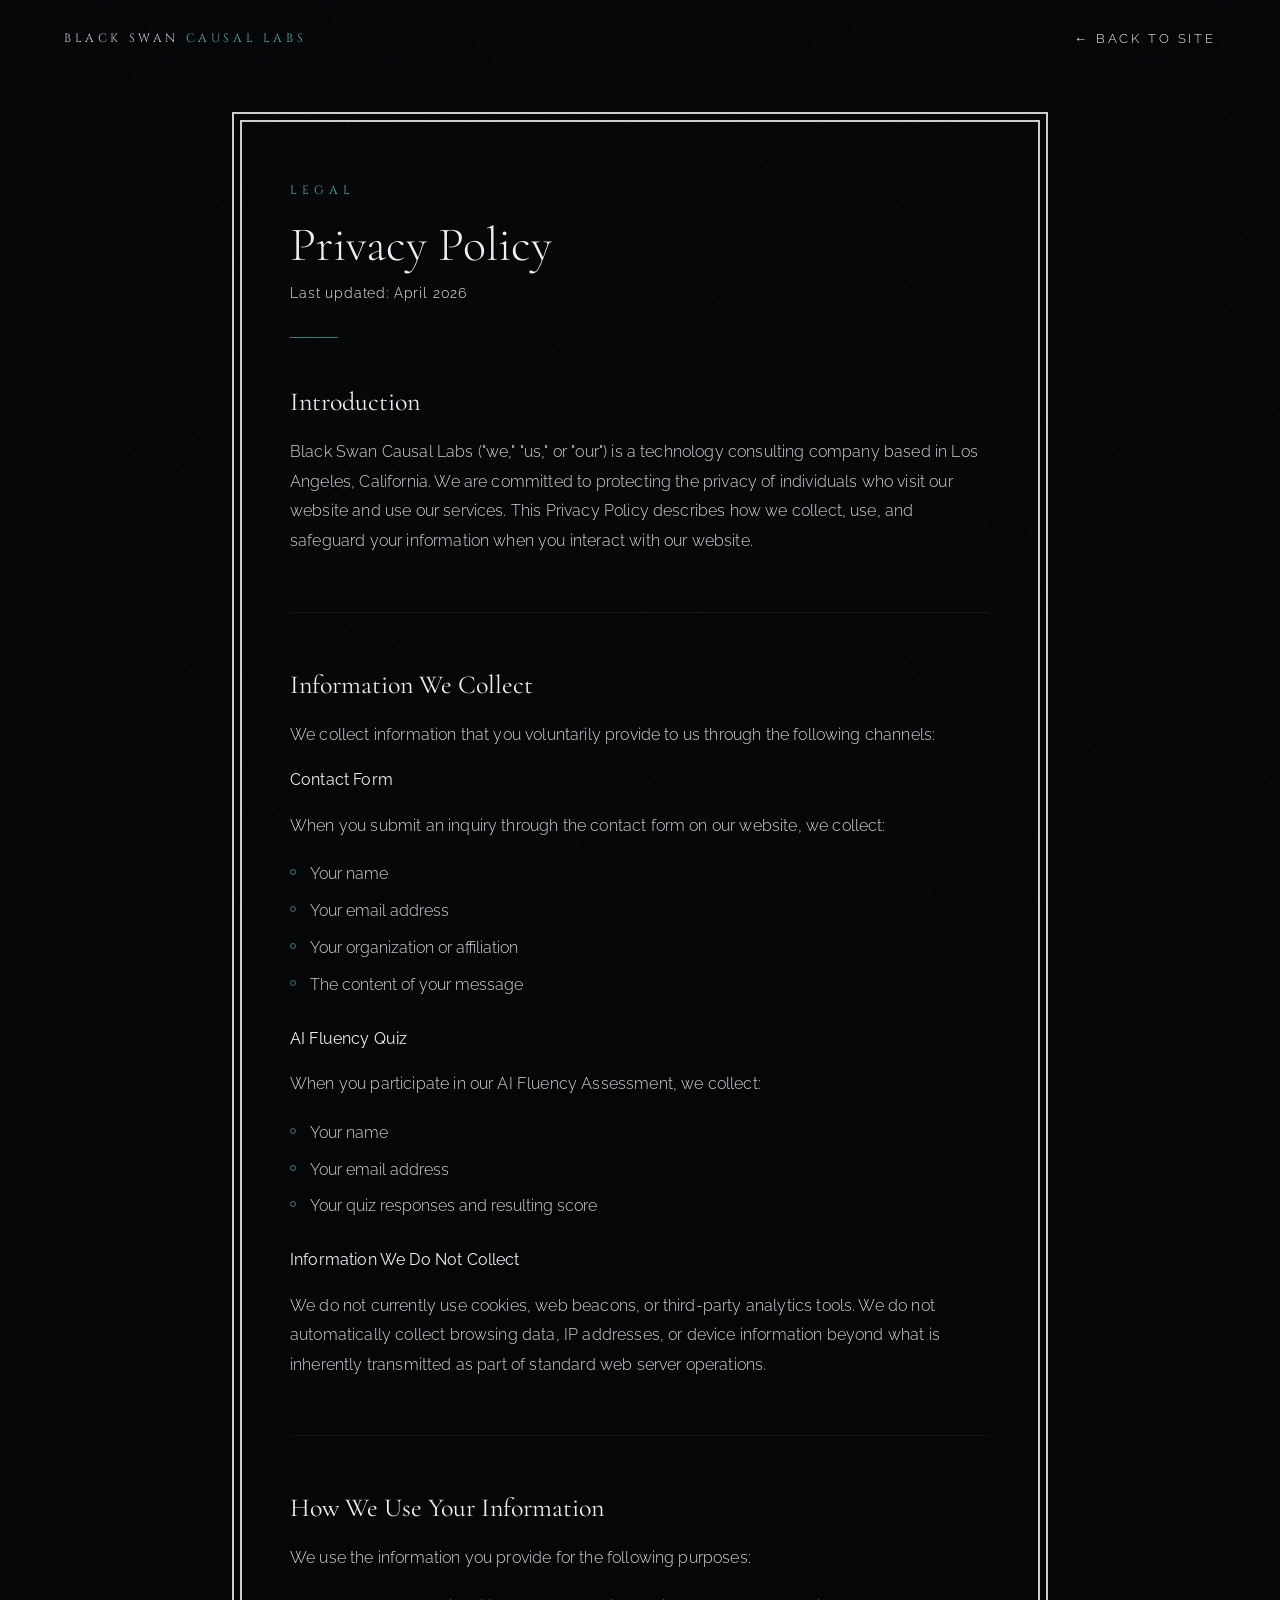
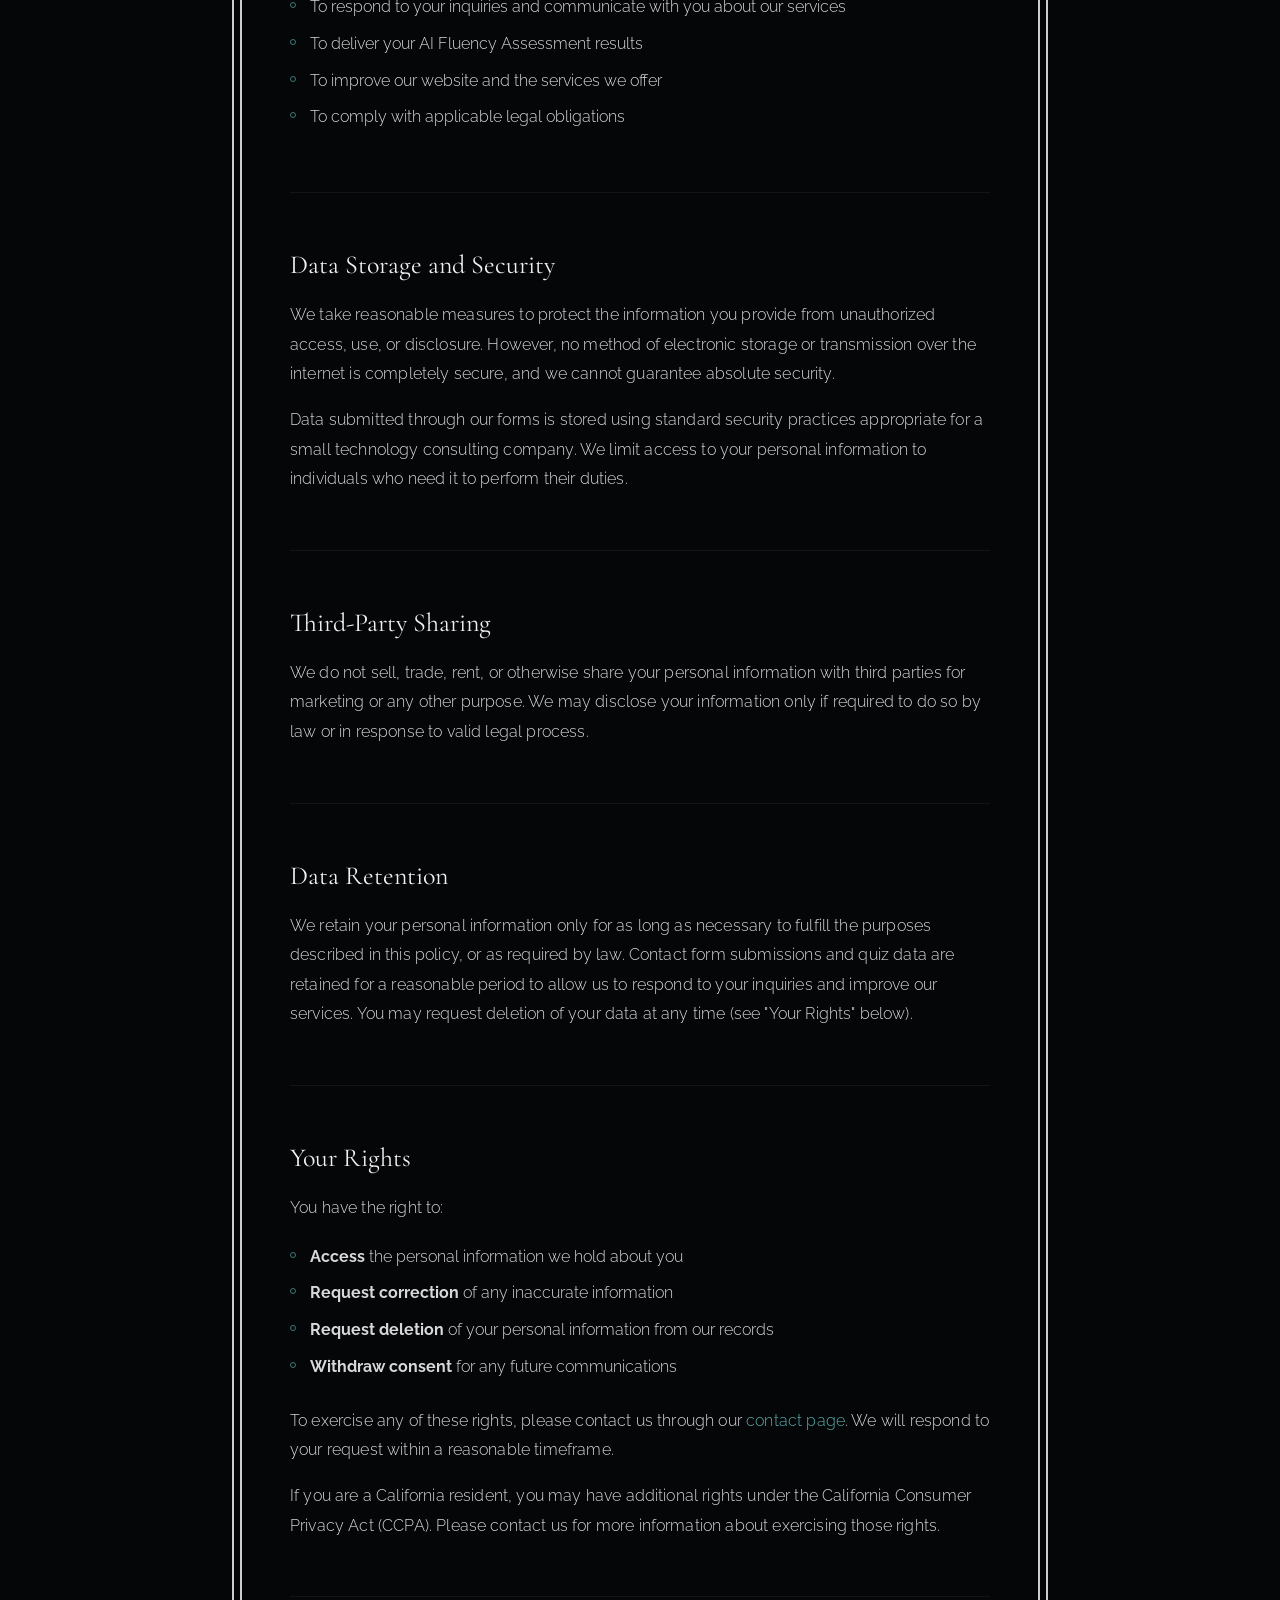
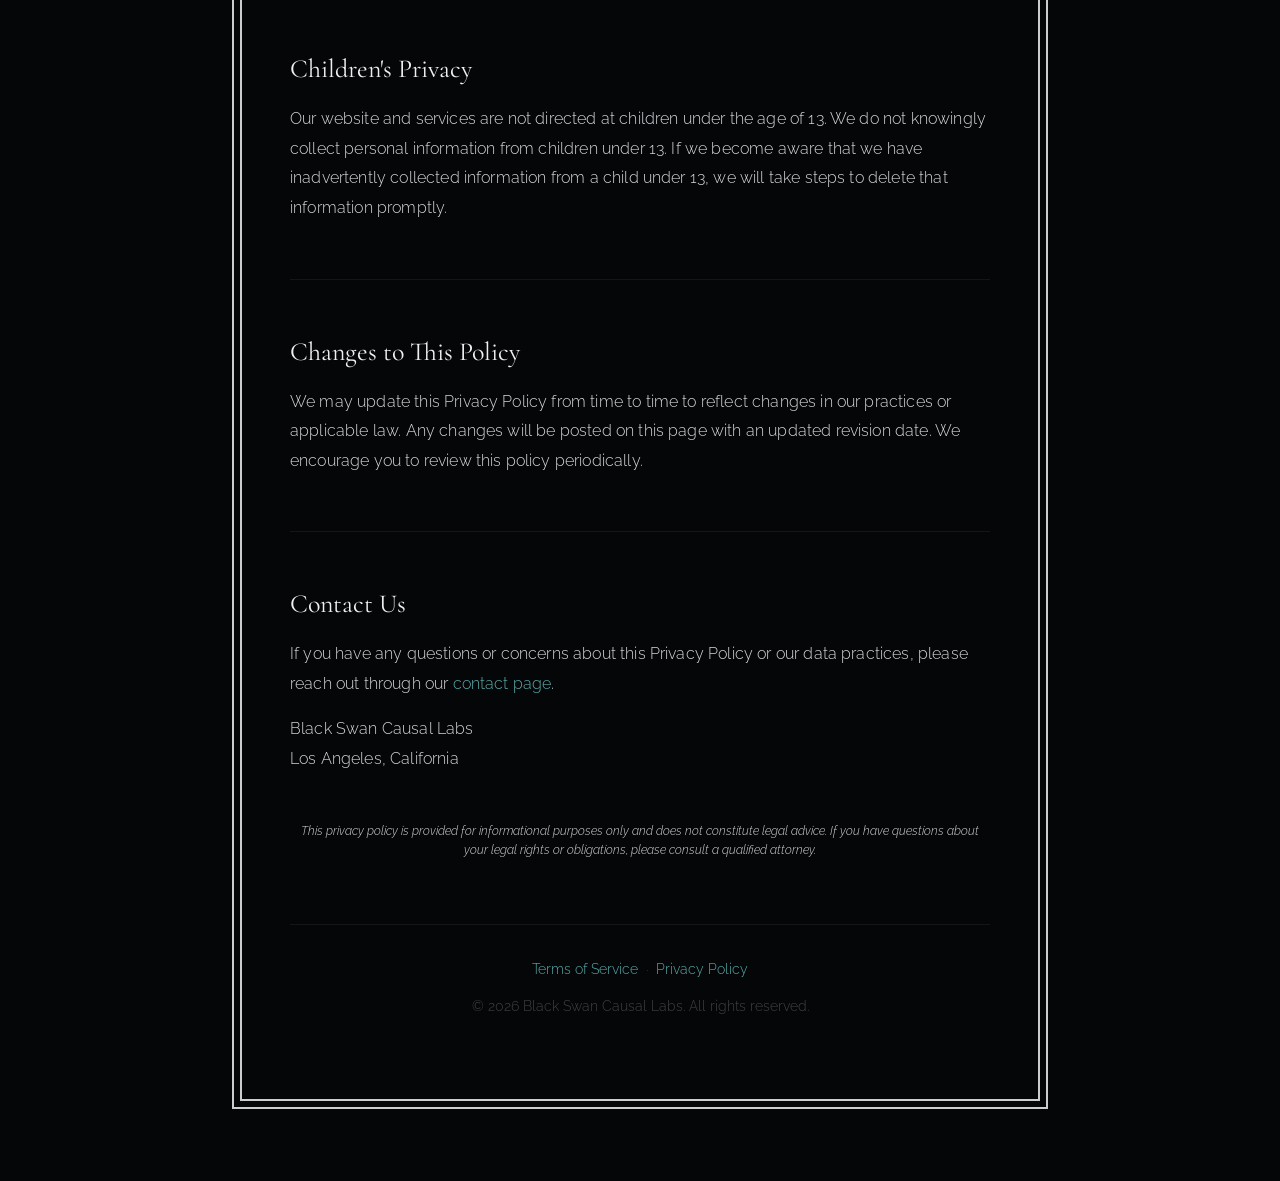
<file: privacy.html>
<!DOCTYPE html>
<html lang="en">
<head>
<meta charset="UTF-8">
<meta name="viewport" content="width=device-width, initial-scale=1.0">
<link rel="icon" type="image/png" href="favicon.png">
<title>Privacy Policy — Black Swan Causal Labs</title>
<link rel="preconnect" href="https://fonts.googleapis.com">
<link href="https://fonts.googleapis.com/css2?family=Cormorant+Garamond:ital,wght@0,300;0,400;0,600;1,300;1,400&family=Cinzel:wght@400;500&family=Raleway:wght@200;300;400&display=swap" rel="stylesheet">
<style>
  *, *::before, *::after { box-sizing: border-box; margin: 0; padding: 0; }

  :root {
    --black:       #050608;
    --deep:        #090c10;
    --surface:     #0d1117;
    --ink:         #111620;
    --border:      rgba(255,255,255,0.06);
    --silver:      #c8cdd4;
    --white:       #eef0f3;
    --teal:        #3d7a7a;
    --teal-light:  #5aadad;
    --accent:      #8bbfbf;
  }

  html { scroll-behavior: smooth; }
  body {
    background: var(--black);
    color: var(--white);
    font-family: 'Raleway', sans-serif;
    font-weight: 300;
    overflow-x: hidden;
  }

  /* ── NAV ── */
  nav {
    position: fixed;
    top: 0; left: 0; right: 0;
    z-index: 100;
    display: flex;
    align-items: center;
    justify-content: space-between;
    padding: 30px 64px;
    background: linear-gradient(to bottom, rgba(5,6,8,0.95) 0%, transparent 100%);
  }
  .nav-logo {
    font-family: 'Cinzel', serif;
    font-size: 12px;
    letter-spacing: 0.3em;
    color: var(--silver);
    text-decoration: none;
    text-transform: uppercase;
  }
  .nav-logo span { color: var(--teal-light); }
  .nav-back {
    font-family: 'Raleway', sans-serif;
    font-weight: 300;
    font-size: 13px;
    letter-spacing: 0.22em;
    text-transform: uppercase;
    color: var(--white);
    text-decoration: none;
    transition: color 0.3s;
  }
  .nav-back:hover { color: var(--teal-light); }

  /* ── LAYOUT ── */
  .page-wrap {
    max-width: 800px;
    margin: 0 auto;
    padding: 160px 24px 100px;
    border: 2px solid rgba(238,240,243,0.85);
    outline: 2px solid rgba(238,240,243,0.85);
    outline-offset: 6px;
    margin-top: 120px;
    margin-bottom: 80px;
    padding: 60px 48px 80px;
    transition: transform 0.3s ease, box-shadow 0.3s ease;
  }
  .page-wrap:hover {
    transform: translateY(-6px);
    box-shadow: 0 12px 40px rgba(0,0,0,0.4);
  }

  @keyframes fadeUp {
    from { opacity: 0; transform: translateY(18px); }
    to   { opacity: 1; transform: translateY(0); }
  }
  .animate { animation: fadeUp 0.8s ease forwards; }
  .animate-d1 { animation-delay: 0.1s; opacity: 0; }
  .animate-d2 { animation-delay: 0.25s; opacity: 0; }

  /* ── HEADER ── */
  .page-eyebrow {
    font-family: 'Cinzel', serif;
    font-size: 12px;
    letter-spacing: 0.42em;
    text-transform: uppercase;
    color: var(--teal-light);
    margin-bottom: 20px;
  }
  .page-title {
    font-family: 'Cormorant Garamond', serif;
    font-weight: 300;
    font-size: clamp(32px, 4.5vw, 48px);
    line-height: 1.15;
    color: var(--white);
    margin-bottom: 12px;
  }
  .page-updated {
    font-size: 14px;
    color: var(--white);
    letter-spacing: 0.06em;
    margin-bottom: 36px;
  }
  .page-rule {
    width: 48px; height: 1px;
    background: var(--teal);
    margin-bottom: 48px;
  }

  /* ── CONTENT ── */
  .legal-intro {
    font-size: 16px;
    line-height: 1.8;
    color: rgba(238,240,243,0.9);
    margin-bottom: 48px;
    padding: 24px;
    border-left: 2px solid rgba(61,122,122,0.25);
    background: rgba(17,22,32,0.4);
  }

  .section-heading {
    font-family: 'Cormorant Garamond', serif;
    font-weight: 400;
    font-size: 26px;
    color: var(--white);
    margin-bottom: 20px;
    margin-top: 56px;
  }
  .section-heading:first-of-type { margin-top: 0; }

  .legal-text {
    font-size: 16px;
    line-height: 1.85;
    color: rgba(238,240,243,0.9);
    margin-bottom: 16px;
    letter-spacing: 0.01em;
  }
  .legal-text strong {
    color: var(--white);
    font-weight: 400;
  }
  .legal-text a {
    color: var(--teal-light);
    text-decoration: none;
    transition: color 0.3s;
  }
  .legal-text a:hover { color: var(--accent); }

  .legal-list {
    list-style: none;
    padding: 0;
    margin: 12px 0 20px;
  }
  .legal-list li {
    font-size: 16px;
    line-height: 1.8;
    color: rgba(238,240,243,0.9);
    padding: 4px 0 4px 20px;
    position: relative;
  }
  .legal-list li::before {
    content: '';
    position: absolute;
    left: 0;
    top: 13px;
    width: 6px; height: 6px;
    border: 1px solid var(--teal);
    border-radius: 50%;
  }

  /* ── SECTION DIVIDER ── */
  .section-divider {
    display: flex;
    align-items: center;
    gap: 16px;
    margin: 56px 0 0;
  }
  .section-divider-line {
    flex: 1;
    height: 1px;
    background: var(--border);
  }

  /* ── FOOTER ── */
  .page-footer {
    margin-top: 64px;
    padding-top: 32px;
    border-top: 1px solid var(--border);
    text-align: center;
  }
  .page-footer p {
    font-size: 14px;
    color: rgba(200,205,212,0.3);
    line-height: 1.8;
  }
  .page-footer a {
    color: var(--teal-light);
    text-decoration: none;
    transition: color 0.3s;
  }
  .page-footer a:hover { color: var(--accent); }

  /* grain */
  body::after {
    content: '';
    position: fixed;
    inset: 0;
    background-image: url("data:image/svg+xml,%3Csvg viewBox='0 0 256 256' xmlns='http://www.w3.org/2000/svg'%3E%3Cfilter id='n'%3E%3CfeTurbulence type='fractalNoise' baseFrequency='0.9' numOctaves='4' stitchTiles='stitch'/%3E%3C/filter%3E%3Crect width='100%25' height='100%25' filter='url(%23n)'/%3E%3C/svg%3E");
    opacity: 0.022;
    pointer-events: none;
    z-index: 9999;
  }

  @media (max-width: 900px) {
    nav { padding: 24px 28px; }
    .page-wrap { padding: 110px 24px 60px; }
  }
  @media (max-width: 640px) {
    nav { padding: 18px 16px; }
    .nav-logo { font-size: 12px; }
    .nav-back { font-size: 11px; }
    .page-wrap { padding: 90px 14px 48px; }
  }
</style>
</head>
<body>

<nav>
  <a href="index.html" class="nav-logo">Black Swan <span>Causal Labs</span></a>
  <a href="index.html" class="nav-back">&larr; Back to Site</a>
</nav>

<div class="page-wrap">

  <p class="page-eyebrow animate animate-d1">Legal</p>
  <h1 class="page-title animate animate-d1">Privacy Policy</h1>
  <p class="page-updated animate animate-d2">Last updated: April 2026</p>
  <div class="page-rule animate animate-d2"></div>

  <h2 class="section-heading">Introduction</h2>
  <p class="legal-text">Black Swan Causal Labs ("we," "us," or "our") is a technology consulting company based in Los Angeles, California. We are committed to protecting the privacy of individuals who visit our website and use our services. This Privacy Policy describes how we collect, use, and safeguard your information when you interact with our website.</p>

  <div class="section-divider"><span class="section-divider-line"></span></div>

  <h2 class="section-heading">Information We Collect</h2>
  <p class="legal-text">We collect information that you voluntarily provide to us through the following channels:</p>

  <p class="legal-text"><strong>Contact Form</strong></p>
  <p class="legal-text">When you submit an inquiry through the contact form on our website, we collect:</p>
  <ul class="legal-list">
    <li>Your name</li>
    <li>Your email address</li>
    <li>Your organization or affiliation</li>
    <li>The content of your message</li>
  </ul>

  <p class="legal-text"><strong>AI Fluency Quiz</strong></p>
  <p class="legal-text">When you participate in our AI Fluency Assessment, we collect:</p>
  <ul class="legal-list">
    <li>Your name</li>
    <li>Your email address</li>
    <li>Your quiz responses and resulting score</li>
  </ul>

  <p class="legal-text"><strong>Information We Do Not Collect</strong></p>
  <p class="legal-text">We do not currently use cookies, web beacons, or third-party analytics tools. We do not automatically collect browsing data, IP addresses, or device information beyond what is inherently transmitted as part of standard web server operations.</p>

  <div class="section-divider"><span class="section-divider-line"></span></div>

  <h2 class="section-heading">How We Use Your Information</h2>
  <p class="legal-text">We use the information you provide for the following purposes:</p>
  <ul class="legal-list">
    <li>To respond to your inquiries and communicate with you about our services</li>
    <li>To deliver your AI Fluency Assessment results</li>
    <li>To improve our website and the services we offer</li>
    <li>To comply with applicable legal obligations</li>
  </ul>

  <div class="section-divider"><span class="section-divider-line"></span></div>

  <h2 class="section-heading">Data Storage and Security</h2>
  <p class="legal-text">We take reasonable measures to protect the information you provide from unauthorized access, use, or disclosure. However, no method of electronic storage or transmission over the internet is completely secure, and we cannot guarantee absolute security.</p>
  <p class="legal-text">Data submitted through our forms is stored using standard security practices appropriate for a small technology consulting company. We limit access to your personal information to individuals who need it to perform their duties.</p>

  <div class="section-divider"><span class="section-divider-line"></span></div>

  <h2 class="section-heading">Third-Party Sharing</h2>
  <p class="legal-text">We do not sell, trade, rent, or otherwise share your personal information with third parties for marketing or any other purpose. We may disclose your information only if required to do so by law or in response to valid legal process.</p>

  <div class="section-divider"><span class="section-divider-line"></span></div>

  <h2 class="section-heading">Data Retention</h2>
  <p class="legal-text">We retain your personal information only for as long as necessary to fulfill the purposes described in this policy, or as required by law. Contact form submissions and quiz data are retained for a reasonable period to allow us to respond to your inquiries and improve our services. You may request deletion of your data at any time (see "Your Rights" below).</p>

  <div class="section-divider"><span class="section-divider-line"></span></div>

  <h2 class="section-heading">Your Rights</h2>
  <p class="legal-text">You have the right to:</p>
  <ul class="legal-list">
    <li><strong>Access</strong> the personal information we hold about you</li>
    <li><strong>Request correction</strong> of any inaccurate information</li>
    <li><strong>Request deletion</strong> of your personal information from our records</li>
    <li><strong>Withdraw consent</strong> for any future communications</li>
  </ul>
  <p class="legal-text">To exercise any of these rights, please contact us through our <a href="index.html#contact">contact page</a>. We will respond to your request within a reasonable timeframe.</p>
  <p class="legal-text">If you are a California resident, you may have additional rights under the California Consumer Privacy Act (CCPA). Please contact us for more information about exercising those rights.</p>

  <div class="section-divider"><span class="section-divider-line"></span></div>

  <h2 class="section-heading">Children's Privacy</h2>
  <p class="legal-text">Our website and services are not directed at children under the age of 13. We do not knowingly collect personal information from children under 13. If we become aware that we have inadvertently collected information from a child under 13, we will take steps to delete that information promptly.</p>

  <div class="section-divider"><span class="section-divider-line"></span></div>

  <h2 class="section-heading">Changes to This Policy</h2>
  <p class="legal-text">We may update this Privacy Policy from time to time to reflect changes in our practices or applicable law. Any changes will be posted on this page with an updated revision date. We encourage you to review this policy periodically.</p>

  <div class="section-divider"><span class="section-divider-line"></span></div>

  <h2 class="section-heading">Contact Us</h2>
  <p class="legal-text">If you have any questions or concerns about this Privacy Policy or our data practices, please reach out through our <a href="index.html#contact">contact page</a>.</p>
  <p class="legal-text">Black Swan Causal Labs<br>Los Angeles, California</p>

  <p style="font-size: 12px; color: rgba(238,240,243,0.9); font-style: italic; text-align: center; margin-top: 48px; line-height: 1.6;">This privacy policy is provided for informational purposes only and does not constitute legal advice. If you have questions about your legal rights or obligations, please consult a qualified attorney.</p>

  <div class="page-footer">
    <p><a href="terms.html">Terms of Service</a> &nbsp;&middot;&nbsp; <a href="privacy.html">Privacy Policy</a></p>
    <p style="margin-top: 12px;">&copy; 2026 Black Swan Causal Labs. All rights reserved.</p>
  </div>

</div>

</body>
</html>
</file>
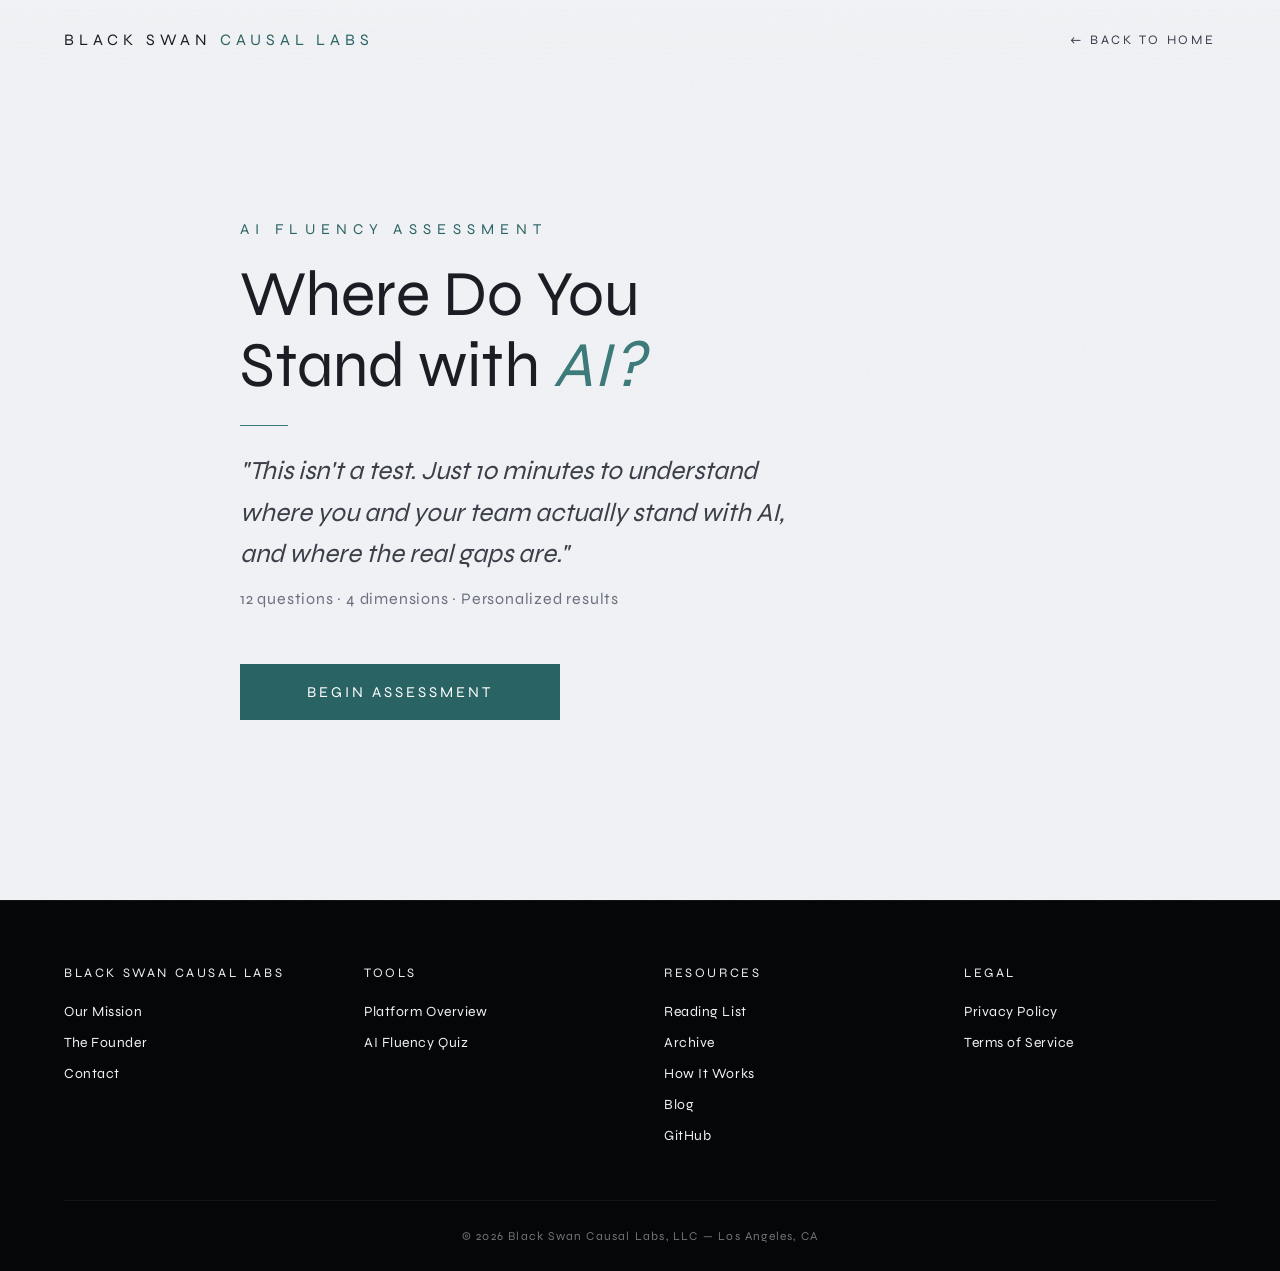
<file: quiz.html>
<!DOCTYPE html>
<html lang="en">
<head>
<meta charset="UTF-8">
<meta name="viewport" content="width=device-width, initial-scale=1.0">
<link rel="icon" type="image/png" href="favicon.png">
<title>AI Fluency Quiz — Black Swan Causal Labs</title>
<link rel="preconnect" href="https://fonts.googleapis.com">
<link href="https://fonts.googleapis.com/css2?family=Cormorant+Garamond:ital,wght@0,300;0,400;0,600;1,300;1,400&family=Cinzel:wght@400;500&family=Raleway:wght@200;300;400&family=Syne:wght@400;500;600;700;800&display=swap" rel="stylesheet">
<style>
  *, *::before, *::after { box-sizing: border-box; margin: 0; padding: 0; }

  :root {
    --black:       #050608;
    --deep:        #090c10;
    --surface:     #0d1117;
    --ink:         #111620;
    --border:      rgba(255,255,255,0.06);
    --silver:      #c8cdd4;
    --white:       #eef0f3;
    --teal:        #3d7a7a;
    --teal-light:  #5aadad;
    --accent:      #8bbfbf;

    /* Light-mode palette */
    --light-bg:    #ffffff;
    --grey-bg:     #f0f1f4;
    --dark-text:   #1a1d24;
    --body-text:   #3a3f4a;
    --muted-text:  #6b7180;
    --light-border: rgba(0,0,0,0.08);
    --card-bg:     #ffffff;
    --card-bg-alt: #f7f8fa;
    --teal-dark:   #2a6363;
  }

  html { scroll-behavior: smooth; }
  body {
    background: var(--grey-bg);
    color: var(--body-text);
    font-family: 'Syne', sans-serif;
    font-weight: 300;
    overflow-x: hidden;
    min-height: 100vh;
  }

  /* ── NAV ── */
  nav {
    position: fixed;
    top: 0; left: 0; right: 0;
    z-index: 100;
    display: flex;
    align-items: center;
    justify-content: space-between;
    padding: 30px 64px;
    background: linear-gradient(to bottom, rgba(240,241,244,0.98) 0%, transparent 100%);
  }
  .nav-logo {
    font-family: 'Syne', sans-serif;
    font-size: 16px;
    letter-spacing: 0.3em;
    color: var(--dark-text);
    text-decoration: none;
    text-transform: uppercase;
  }
  .nav-logo span { color: var(--teal-dark); }
  .nav-back {
    font-family: 'Syne', sans-serif;
    font-weight: 300;
    font-size: 13px;
    letter-spacing: 0.22em;
    text-transform: uppercase;
    color: var(--body-text);
    text-decoration: none;
    transition: color 0.3s;
  }
  .nav-back:hover { color: var(--teal-dark); }

  /* ── QUIZ CONTAINER ── */
  .quiz-wrap {
    min-height: 100vh;
    display: flex;
    align-items: center;
    justify-content: center;
    padding: 120px 24px 80px;
  }

  .quiz-panel {
    width: 100%;
    max-width: 800px;
  }

  /* ── SCREENS (only one visible at a time) ── */
  .screen { display: none; }
  .screen.active { display: block; animation: fadeUp 0.6s ease forwards; }

  @keyframes fadeUp {
    from { opacity: 0; transform: translateY(18px); }
    to   { opacity: 1; transform: translateY(0); }
  }

  /* ── INTRO / GATE ── */
  .intro-eyebrow {
    font-family: 'Syne', sans-serif;
    font-size: 15px;
    letter-spacing: 0.42em;
    text-transform: uppercase;
    color: var(--teal-dark);
    margin-bottom: 22px;
  }
  .intro-title {
    font-family: 'Syne', sans-serif;
    font-weight: 300;
    font-size: clamp(40px, 5.5vw, 64px);
    line-height: 1.1;
    color: var(--dark-text);
    margin-bottom: 24px;
  }
  .intro-title em { font-style: italic; color: var(--teal); }
  .intro-rule {
    width: 48px; height: 1px;
    background: var(--teal);
    margin-bottom: 24px;
  }
  .intro-quote {
    font-family: 'Syne', sans-serif;
    font-size: 26px;
    font-weight: 300;
    font-style: italic;
    line-height: 1.6;
    color: var(--body-text);
    margin-bottom: 14px;
    max-width: 580px;
  }
  .intro-meta {
    font-size: 16px;
    color: var(--muted-text);
    margin-bottom: 48px;
    letter-spacing: 0.05em;
  }

  /* ── FORM FIELDS ── */
  .gate-form { display: flex; flex-direction: column; gap: 14px; }
  .form-row { display: flex; gap: 14px; }
  .gate-form input {
    background: var(--card-bg);
    border: 1px solid var(--light-border);
    color: var(--dark-text);
    font-family: 'Syne', sans-serif;
    font-size: 17px;
    font-weight: 300;
    padding: 17px 22px;
    outline: none;
    transition: border-color 0.3s;
    width: 100%;
    letter-spacing: 0.05em;
  }
  .gate-form input:focus { border-color: var(--teal); }
  .gate-form input::placeholder {
    color: var(--muted-text);
    letter-spacing: 0.12em;
    text-transform: uppercase;
    font-size: 14px;
  }
  .gate-form input.error { border-color: #a04040; }

  .btn-primary {
    font-family: 'Syne', sans-serif;
    font-size: 15px;
    letter-spacing: 0.2em;
    text-transform: uppercase;
    color: #ffffff;
    background: var(--teal-dark);
    border: none;
    padding: 19px;
    cursor: pointer;
    width: 100%;
    transition: background 0.3s, transform 0.2s;
    margin-top: 8px;
  }
  .btn-primary:hover { background: var(--teal); transform: translateY(-1px); }
  .btn-primary:disabled { opacity: 0.4; cursor: not-allowed; transform: none; }

  /* ── QUESTION SCREEN ── */
  .dim-header {
    display: flex;
    align-items: center;
    gap: 16px;
    margin-bottom: 10px;
  }
  .dim-num {
    font-family: 'Syne', sans-serif;
    font-size: 14px;
    letter-spacing: 0.3em;
    color: var(--teal);
    text-transform: uppercase;
    white-space: nowrap;
  }
  .dim-line { flex: 1; height: 1px; background: var(--light-border); }
  .dim-title {
    font-family: 'Syne', sans-serif;
    font-size: 38px;
    font-weight: 300;
    color: var(--dark-text);
    margin-bottom: 8px;
  }
  .dim-desc {
    font-size: 17px;
    line-height: 1.7;
    color: var(--body-text);
    margin-bottom: 40px;
    max-width: 580px;
  }

  /* progress bar */
  .progress-track {
    width: 100%;
    height: 2px;
    background: var(--light-border);
    margin-bottom: 48px;
    position: relative;
  }
  .progress-fill {
    height: 100%;
    background: var(--teal-dark);
    transition: width 0.5s ease;
  }

  /* question card */
  .q-card {
    background: var(--card-bg);
    border: 1px solid var(--light-border);
    padding: 36px 40px;
    margin-bottom: 20px;
    transition: border-color 0.3s;
  }
  .q-card.answered { border-color: rgba(42,99,99,0.3); }
  .q-tag {
    font-family: 'Syne', sans-serif;
    font-size: 13px;
    letter-spacing: 0.22em;
    text-transform: uppercase;
    color: var(--teal);
    opacity: 0.6;
    margin-bottom: 14px;
    display: flex;
    align-items: center;
    gap: 12px;
  }
  .q-tag-pill {
    border: 1px solid rgba(42,99,99,0.25);
    padding: 3px 10px;
    font-size: 12px;
  }
  .q-text {
    font-family: 'Syne', sans-serif;
    font-size: 28px;
    font-weight: 400;
    line-height: 1.5;
    color: var(--dark-text);
    margin-bottom: 26px;
  }

  /* options */
  .q-options { display: flex; flex-direction: column; gap: 8px; }
  .q-option {
    display: flex;
    align-items: center;
    gap: 14px;
    padding: 14px 18px;
    border: 1px solid var(--light-border);
    cursor: pointer;
    transition: all 0.25s;
    background: var(--card-bg);
  }
  .q-option:hover { border-color: rgba(42,99,99,0.3); background: rgba(42,99,99,0.04); }
  .q-option.selected { border-color: var(--teal-dark); background: rgba(42,99,99,0.08); }
  .q-option-letter {
    font-family: 'Syne', sans-serif;
    font-size: 14px;
    letter-spacing: 0.15em;
    color: var(--teal);
    width: 20px;
    text-align: center;
    flex-shrink: 0;
  }
  .q-option.selected .q-option-letter { color: var(--teal-dark); }
  .q-option-text {
    font-size: 17px;
    line-height: 1.6;
    color: var(--body-text);
    font-weight: 300;
  }
  .q-option.selected .q-option-text { color: var(--dark-text); }

  .nav-buttons {
    display: flex;
    justify-content: space-between;
    margin-top: 40px;
    gap: 16px;
  }
  .btn-ghost {
    font-family: 'Syne', sans-serif;
    font-size: 13px;
    letter-spacing: 0.2em;
    text-transform: uppercase;
    color: var(--body-text);
    border: 1px solid rgba(0,0,0,0.12);
    padding: 14px 30px;
    cursor: pointer;
    background: transparent;
    transition: color 0.3s, border-color 0.3s;
  }
  .btn-ghost:hover { color: var(--teal-dark); border-color: var(--teal); }
  .btn-next {
    font-family: 'Syne', sans-serif;
    font-size: 13px;
    letter-spacing: 0.2em;
    text-transform: uppercase;
    color: #ffffff;
    background: var(--teal-dark);
    border: none;
    padding: 14px 36px;
    cursor: pointer;
    transition: background 0.3s;
    margin-left: auto;
  }
  .btn-next:hover { background: var(--teal); }
  .btn-next:disabled { opacity: 0.3; cursor: not-allowed; }

  /* ── PROCESSING SCREEN ── */
  .processing-wrap {
    display: flex;
    flex-direction: column;
    align-items: center;
    justify-content: center;
    min-height: 50vh;
    text-align: center;
  }


  .processing-text {
    font-family: 'Syne', sans-serif;
    font-size: 26px;
    font-weight: 300;
    color: var(--dark-text);
    margin-bottom: 12px;
  }
  .processing-sub {
    font-size: 13px;
    letter-spacing: 0.2em;
    text-transform: uppercase;
    color: var(--muted-text);
  }

  /* dots animation */
  .dot-pulse::after {
    content: '';
    animation: dots 1.5s steps(4, end) infinite;
  }
  @keyframes dots {
    0%   { content: ''; }
    25%  { content: '.'; }
    50%  { content: '..'; }
    75%  { content: '...'; }
    100% { content: ''; }
  }

  /* ── RESULTS SCREEN ── */
  .results-eyebrow {
    font-family: 'Syne', sans-serif;
    font-size: 12px;
    letter-spacing: 0.42em;
    text-transform: uppercase;
    color: var(--teal-dark);
    margin-bottom: 12px;
  }
  .results-name {
    font-family: 'Syne', sans-serif;
    font-size: 24px;
    font-weight: 300;
    color: var(--dark-text);
    margin-bottom: 32px;
  }

  .tier-badge {
    display: flex;
    flex-direction: column;
    align-items: center;
    justify-content: center;
    width: 100%;
    padding: 64px 40px;
    border: 1px solid rgba(42,99,99,0.25);
    background: linear-gradient(160deg, rgba(42,99,99,0.06) 0%, rgba(240,241,244,0.6) 60%, rgba(255,255,255,0.4) 100%);
    box-shadow: 0 0 48px rgba(0,0,0,0.04), inset 0 1px 0 rgba(42,99,99,0.08);
    margin-bottom: 48px;
    position: relative;
    overflow: hidden;
    transition: transform 0.3s ease, box-shadow 0.3s ease;
  }
  .tier-badge:hover {
    transform: translateY(-6px);
    box-shadow: 0 16px 48px rgba(0,0,0,0.08), inset 0 1px 0 rgba(42,99,99,0.08);
  }
  @keyframes kenBurns {
    0%   { transform: scale(1)   translate(0, 0); }
    50%  { transform: scale(1.15) translate(-2%, -1%); }
    100% { transform: scale(1)   translate(0, 0); }
  }
  .tier-badge-bg {
    position: absolute;
    inset: -10px;
    background-size: cover;
    background-position: center;
    background-repeat: no-repeat;
    opacity: 0;
    z-index: 0;
    animation: kenBurns 20s ease-in-out infinite;
    transition: opacity 1.5s ease;
  }
  .tier-badge-bg.visible {
    opacity: 0.3;
  }
  .tier-badge > *:not(.tier-badge-bg) {
    position: relative;
    z-index: 1;
  }
  .tier-badge::before {
    content: '';
    position: absolute;
    top: 0; left: 0; right: 0;
    height: 1px;
    background: linear-gradient(90deg, transparent 0%, rgba(42,99,99,0.35) 50%, transparent 100%);
    z-index: 2;
  }
  .tier-score {
    font-family: 'Syne', sans-serif;
    font-size: 96px;
    font-weight: 300;
    color: var(--teal-dark);
    line-height: 1;
    letter-spacing: -0.02em;
    margin-bottom: 10px;
  }
  .tier-of {
    font-size: 14px;
    color: var(--body-text);
    margin-bottom: 20px;
    letter-spacing: 0.15em;
    line-height: 1;
  }
  .tier-divider {
    width: 40px;
    height: 1px;
    background: rgba(42,99,99,0.25);
    margin: 0 auto 20px;
  }
  .tier-label {
    font-family: 'Syne', sans-serif;
    font-size: 19px;
    letter-spacing: 0.35em;
    text-transform: uppercase;
    color: var(--teal);
    margin-bottom: 8px;
  }
  .tier-name {
    font-family: 'Syne', sans-serif;
    font-size: 22px;
    font-weight: 300;
    font-style: italic;
    color: var(--dark-text);
    margin-top: 0;
  }

  /* dimension breakdown */
  .dim-results {
    display: flex;
    flex-direction: column;
    gap: 28px;
    margin-bottom: 48px;
  }
  .dim-result-card {
    background: var(--card-bg);
    border: 1px solid var(--light-border);
    padding: 28px 32px;
  }
  .dim-result-head {
    display: flex;
    justify-content: space-between;
    align-items: center;
    margin-bottom: 12px;
  }
  .dim-result-title {
    font-family: 'Syne', sans-serif;
    font-size: 22px;
    font-weight: 400;
    color: var(--dark-text);
  }
  .dim-result-score {
    font-family: 'Syne', sans-serif;
    font-size: 22px;
    font-weight: 300;
    color: var(--teal-dark);
  }
  .dim-bar-track {
    width: 100%;
    height: 3px;
    background: var(--light-border);
    margin-bottom: 16px;
    overflow: hidden;
  }
  .dim-bar-fill {
    height: 100%;
    background: var(--teal-dark);
    transition: width 1s ease 0.3s;
    width: 0;
  }
  .dim-bar-fill.animate { /* width set via JS */ }
  .dim-feedback {
    font-size: 16px;
    line-height: 1.75;
    color: var(--body-text);
    font-weight: 300;
  }
  .dim-feedback strong {
    color: var(--teal);
    font-weight: 400;
  }

  /* CTA section */
  .results-cta {
    border-top: 1px solid var(--light-border);
    padding-top: 40px;
    margin-top: 16px;
  }
  .cta-title {
    font-family: 'Syne', sans-serif;
    font-size: 28px;
    font-weight: 300;
    color: var(--dark-text);
    margin-bottom: 12px;
    line-height: 1.3;
  }
  .cta-title em { font-style: italic; color: var(--teal); }
  .cta-text {
    font-size: 13px;
    line-height: 1.8;
    color: var(--body-text);
    margin-bottom: 28px;
    max-width: 520px;
  }
  .cta-buttons { display: flex; gap: 16px; flex-wrap: wrap; }
  .btn-connect {
    font-family: 'Syne', sans-serif;
    font-size: 11px;
    letter-spacing: 0.2em;
    text-transform: uppercase;
    color: #ffffff;
    background: var(--teal-dark);
    border: none;
    padding: 15px 36px;
    cursor: pointer;
    text-decoration: none;
    display: inline-block;
    transition: background 0.3s, transform 0.2s;
  }
  .btn-connect:hover { background: var(--teal); transform: translateY(-1px); }
  .btn-retake {
    font-family: 'Syne', sans-serif;
    font-size: 11px;
    letter-spacing: 0.2em;
    text-transform: uppercase;
    color: var(--muted-text);
    border: 1px solid rgba(0,0,0,0.12);
    padding: 14px 30px;
    cursor: pointer;
    text-decoration: none;
    display: inline-block;
    background: transparent;
    transition: color 0.3s, border-color 0.3s;
  }
  .btn-retake:hover { color: var(--teal-dark); border-color: var(--teal); }

  /* ── RESOURCES SECTION ── */
  .resources-section {
    border: 2px solid rgba(0,0,0,0.1);
    outline: 2px solid rgba(0,0,0,0.1);
    outline-offset: 6px;
    padding: 48px 40px;
    margin-bottom: 48px;
    margin-top: 48px;
    transition: transform 0.3s ease, box-shadow 0.3s ease;
  }
  .resources-section:hover {
    transform: translateY(-6px);
    box-shadow: 0 12px 40px rgba(0,0,0,0.4);
  }
  .resources-header {
    margin-bottom: 32px;
  }
  .resources-eyebrow {
    font-family: 'Syne', sans-serif;
    font-size: 14px;
    letter-spacing: 0.35em;
    text-transform: uppercase;
    color: var(--teal-dark);
    margin-bottom: 12px;
  }
  .resources-title {
    font-family: 'Syne', sans-serif;
    font-size: 32px;
    font-weight: 300;
    color: var(--dark-text);
    line-height: 1.3;
  }
  .resources-title em { font-style: italic; color: var(--teal); }
  .resources-subtitle {
    font-size: 16px;
    color: var(--body-text);
    margin-top: 10px;
    line-height: 1.7;
  }
  .resource-categories {
    display: flex;
    flex-direction: column;
    gap: 32px;
  }
  .resource-cat {
    border-left: 2px solid var(--teal-dark);
    padding-left: 20px;
  }
  .resource-cat-label {
    font-family: 'Syne', sans-serif;
    font-size: 13px;
    letter-spacing: 0.3em;
    text-transform: uppercase;
    color: var(--teal-dark);
    margin-bottom: 16px;
  }
  .resource-items {
    display: flex;
    flex-direction: column;
    gap: 18px;
  }
  .resource-item {}
  .resource-name {
    font-family: 'Syne', sans-serif;
    font-size: 20px;
    font-weight: 400;
    color: var(--dark-text);
    margin-bottom: 4px;
  }
  .resource-desc {
    font-size: 15px;
    line-height: 1.75;
    color: var(--body-text);
    margin-bottom: 6px;
    font-weight: 300;
  }
  .resource-link {
    font-family: 'Syne', sans-serif;
    font-size: 11px;
    letter-spacing: 0.15em;
    text-transform: uppercase;
    color: var(--teal-dark);
    text-decoration: none;
    border-bottom: 1px solid rgba(42,99,99,0.3);
    padding-bottom: 2px;
    transition: color 0.25s, border-color 0.25s;
  }
  .resource-link:hover { color: var(--teal); border-color: rgba(42,99,99,0.5); }
  .resource-note {
    font-size: 13px;
    color: var(--muted-text);
    font-style: italic;
    margin-top: 4px;
  }

  /* grain overlay */
  body::after {
    content: '';
    position: fixed;
    inset: 0;
    background-image: url("data:image/svg+xml,%3Csvg viewBox='0 0 256 256' xmlns='http://www.w3.org/2000/svg'%3E%3Cfilter id='n'%3E%3CfeTurbulence type='fractalNoise' baseFrequency='0.9' numOctaves='4' stitchTiles='stitch'/%3E%3C/filter%3E%3Crect width='100%25' height='100%25' filter='url(%23n)'/%3E%3C/svg%3E");
    opacity: 0.01;
    pointer-events: none;
    z-index: 9999;
  }

  /* ── TABLET ── */
  @media (max-width: 900px) {
    nav { padding: 24px 28px; }
    .quiz-wrap { padding: 110px 20px 60px; }
    .quiz-panel { max-width: 100%; }
    .intro-title { font-size: clamp(32px, 5vw, 48px); }
    .intro-quote { font-size: 20px; }
    .dim-title { font-size: 32px; }
    .q-text { font-size: 22px; }
    .tier-score { font-size: 72px; }
    .cta-title { font-size: 24px; }
  }

  /* ── MOBILE ── */
  @media (max-width: 640px) {
    nav { padding: 18px 16px; }
    .nav-logo { font-size: 13px; }
    .nav-back { font-size: 9px; }
    .quiz-wrap { padding: 90px 14px 48px; }
    .intro-eyebrow { font-size: 10px; }
    .intro-title { font-size: clamp(28px, 7vw, 38px); }
    .intro-quote { font-size: 17px; }
    .intro-meta { font-size: 12px; }
    .form-row { flex-direction: column; }
    .gate-form input { font-size: 14px; padding: 15px 18px; }
    .gate-form input::placeholder { font-size: 10px; }
    .btn-primary { font-size: 12px; padding: 16px; }
    .dim-title { font-size: 26px; }
    .dim-desc { font-size: 13px; }
    .q-card { padding: 24px 20px; }
    .q-text { font-size: 20px; }
    .q-option { padding: 12px 14px; }
    .q-option-text { font-size: 13px; }
    .nav-buttons { flex-direction: column; }
    .btn-next, .btn-ghost { width: 100%; text-align: center; }
    .btn-next { margin-left: 0; }
    .tier-badge { padding: 28px 24px; }
    .tier-score { font-size: 64px; }
    .tier-label { font-size: 14px; }
    .cta-title { font-size: 22px; }
    .cta-text { font-size: 12px; }
    .cta-buttons { flex-direction: column; }
    .btn-connect, .btn-retake { width: 100%; text-align: center; }
    .dim-result-card { padding: 22px 20px; }
    .resources-title { font-size: 22px; }
  }

  /* ── FULL FOOTER ── */
  footer {
    background: #050608;
    border-top: 1px solid rgba(255,255,255,0.06);
    padding: 64px 64px 0;
  }
  .footer-grid {
    display: grid;
    grid-template-columns: repeat(4, 1fr);
    gap: 48px;
    padding-bottom: 56px;
  }
  .footer-col-title {
    font-family: 'Syne', sans-serif;
    font-size: 13px;
    letter-spacing: 0.2em;
    text-transform: uppercase;
    color: #eef0f3;
    margin-bottom: 20px;
  }
  .footer-col-links {
    list-style: none;
    display: flex;
    flex-direction: column;
    gap: 12px;
  }
  .footer-col-links a {
    font-size: 14px;
    letter-spacing: 0.04em;
    color: #eef0f3;
    text-decoration: none;
    transition: color 0.3s;
    font-weight: 300;
  }
  .footer-col-links a:hover { color: #5aadad; }
  .footer-bottom {
    border-top: 1px solid rgba(255,255,255,0.06);
    padding: 28px 0;
    text-align: center;
  }
  .footer-copy {
    font-size: 12px;
    letter-spacing: 0.1em;
    color: rgba(200,205,212,0.55);
  }
  @media (max-width: 900px) {
    footer { padding: 48px 28px 0; }
    .footer-grid { grid-template-columns: repeat(2, 1fr); gap: 36px; }
  }
  @media (max-width: 480px) {
    footer { padding: 36px 16px 0; }
    .footer-grid { grid-template-columns: 1fr; gap: 28px; }
  }
</style>
</head>
<body>

<!-- NAV -->
<nav>
  <a href="index.html" class="nav-logo">Black Swan <span>Causal Labs</span></a>
  <a href="index.html" class="nav-back">&larr; Back to Home</a>
</nav>

<div class="quiz-wrap">
<div class="quiz-panel">

  <!-- ═══════════════════════════════════════ -->
  <!-- SCREEN 0: INTRO / CONTACT GATE         -->
  <!-- ═══════════════════════════════════════ -->
  <div class="screen active" id="screen-intro">
    <p class="intro-eyebrow">AI Fluency Assessment</p>
    <h1 class="intro-title">Where Do You<br>Stand with <em>AI?</em></h1>
    <div class="intro-rule"></div>
    <p class="intro-quote">"This isn't a test. Just 10 minutes to understand where you and your team actually stand with AI, and where the real gaps are."</p>
    <p class="intro-meta">12 questions &middot; 4 dimensions &middot; Personalized results</p>
    <button class="btn-primary" style="max-width:320px" onclick="startQuiz()">Begin Assessment</button>
  </div>

  <!-- ═══════════════════════════════════════ -->
  <!-- SCREEN 1-4: QUIZ DIMENSIONS             -->
  <!-- ═══════════════════════════════════════ -->
  <div class="screen" id="screen-quiz">
    <div class="progress-track"><div class="progress-fill" id="progress-fill"></div></div>
    <div id="quiz-content"></div>
    <div class="nav-buttons">
      <button class="btn-ghost" id="btn-prev" onclick="prevDimension()" style="visibility:hidden">&larr; Previous</button>
      <button class="btn-next" id="btn-next" onclick="nextDimension()">Next Dimension &rarr;</button>
    </div>
  </div>

  <!-- ═══════════════════════════════════════ -->
  <!-- SCREEN: PROCESSING                      -->
  <!-- ═══════════════════════════════════════ -->
  <div class="screen" id="screen-processing">
    <div class="processing-wrap">
      <p class="processing-text">Analyzing your responses<span class="dot-pulse"></span></p>
      <p class="processing-sub">Scoring across four dimensions</p>
    </div>
  </div>

  <!-- ═══════════════════════════════════════ -->
  <!-- SCREEN: RESULTS                         -->
  <!-- ═══════════════════════════════════════ -->
  <div class="screen" id="screen-results">
    <p class="results-eyebrow">Your Results</p>

    <div class="tier-badge">
      <div class="tier-badge-bg" id="tier-badge-bg"></div>
      <span class="tier-score" id="tier-score">0</span>
      <span class="tier-of">of 12</span>
      <div class="tier-divider"></div>
      <span class="tier-label" id="tier-label"></span>
      <span class="tier-name" id="tier-name"></span>
    </div>

    <div class="dim-results" id="dim-results"></div>

    <div class="resources-section" id="resources-section" style="display:none;"></div>

    <div class="results-cta">
      <h3 class="cta-title">Interested in going <em>deeper?</em></h3>
      <p class="cta-text">Whether you're looking to close gaps in your team's AI fluency, explore how AI fits into your RWE workflows, or simply want a thought partner on responsible AI adoption, we're available for a conversation. No pitch, just perspective.</p>

      <div class="connect-form" id="connect-form">
        <div class="gate-form">
          <div class="form-row">
            <input type="text" id="inp-name" placeholder="Your Name">
            <input type="text" id="inp-org" placeholder="Organization">
          </div>
          <input type="email" id="inp-email" placeholder="Email">
          <button class="btn-primary" onclick="submitConnect()">Let's Connect</button>
        </div>
      </div>

      <div class="connect-confirmation" id="connect-confirmation" style="display:none;">
        <p style="font-family:'Syne',sans-serif; font-size:20px; color:var(--teal); margin-bottom:8px;">Thank you.</p>
        <p style="font-size:13px; color:var(--muted-text); line-height:1.7;">We'll be in touch soon.</p>
      </div>

      <div style="margin-top:24px;">
        <a class="btn-retake" href="quiz.html">Retake Quiz</a>
      </div>
    </div>
  </div>

</div>
</div>

<script>
// ═══════════════════════════════════════════════
// CONFIGURATION
// ═══════════════════════════════════════════════
// Before publishing: replace with your Airtable Personal Access Token
// Scope it to data.records:write on the RWE Harmonization base only
const AIRTABLE_PAT = 'YOUR_AIRTABLE_PAT_HERE'; // Replace via backend proxy before going live
const AIRTABLE_BASE = 'appyO6LVFpsaVfqAl';
const AIRTABLE_TABLE = 'tblbr4hjZH3if675t';

// Airtable field IDs
const FIELDS = {
  name: 'flduT7jhV44GMmqvh',
  org:  'fldRsB5G323wqWnFP',
  email:'fldpr6og6MThdmCUF',
  q1:   'fldkYKv618uvwyAIm',
  q2:   'fldkzIr08tyBkf3WK',
  q3:   'fldQhNJDrahKwaWKJ',
  q4:   'fld9CkyqCruAwBO3W',
  q5:   'fldr8kxkyu0ARuElM',
  q6:   'fld2YuJTqDM3DwQQu',
  q7:   'fldFQNLwtnLt8jd2Q',
  q8:   'fldxHPNaBUORQKceV',
  q9:   'fldeXFpOZbscpXCsd',
  q10:  'fldIh67hJnW8zDANI',
  q11:  'fld06fol7FuIS1T5K',
  q12:  'fldsgwMd1gAb6EzL4',
  foundationsScore: 'fldhEIh6LUX7ZlQqW',
  rweScore:         'fldtM6DJCHOkw63V5',
  adoptionScore:    'fldb8oIWauq8Lt1Kv',
  governanceScore:  'fldURO3Jd8VdPUK4T',
  overallScore:     'fldF825W72q0mbXL8',
  tier:             'fld2bjLpQSHkpcxc3',
  interested:       'fldPkcsGbcPpNGhUw',
  submittedAt:      'fld5oDyPdCrgL5X9Q',
};

// ═══════════════════════════════════════════════
// QUIZ DATA
// ═══════════════════════════════════════════════
const DIMENSIONS = [
  {
    key: 'foundations',
    num: 'Dimension 1 of 4',
    title: 'Foundations',
    desc: 'Understanding how AI and LLMs work, including key limitations practitioners must know.',
    questions: [
      {
        id: 'q1', tag: 'Q1', type: 'Multiple Choice',
        text: 'What does a large language model (LLM) actually do when it generates a response?',
        options: [
          { letter: 'A', text: 'It compresses and retrieves information from its training data, like a search engine over learned text' },
          { letter: 'B', text: 'It builds an internal model of the topic and reasons through it step by step before responding' },
          { letter: 'C', text: 'It predicts the most statistically likely next token, repeatedly, based on patterns in training data' },
          { letter: 'D', text: 'It matches your prompt to the most similar examples it was trained on and adapts their phrasing' },
        ],
        correct: 'C'
      },
      {
        id: 'q2', tag: 'Q2', type: 'True / False',
        text: 'AI models like ChatGPT or Claude "know" when they\'re wrong and will typically flag their own errors.',
        options: [
          { letter: 'True', text: 'True' },
          { letter: 'False', text: 'False' },
        ],
        correct: 'False'
      },
      {
        id: 'q3', tag: 'Q3', type: 'Scenario',
        text: 'You ask an AI to summarize an observational study on the safety of a newly approved oncology treatment. It produces a confident, well-structured response. What\'s the most important next step?',
        options: [
          { letter: 'A', text: 'Ask the AI to rate its own confidence level on the summary' },
          { letter: 'B', text: 'Check whether the summary matches the structure of similar study summaries you\'ve seen' },
          { letter: 'C', text: 'Run the same prompt through a second model to see if the outputs agree' },
          { letter: 'D', text: 'Verify the key claims — such as the study design, endpoint definitions, and reported effect estimates — against the original publication' },
        ],
        correct: 'D'
      },
    ]
  },
  {
    key: 'rwe',
    num: 'Dimension 2 of 4',
    title: 'Applied RWE & Pharmacoepidemiology',
    desc: 'AI fluency in the context of real-world evidence science: causal inference, study design, and where human judgment remains essential.',
    questions: [
      {
        id: 'q4', tag: 'Q4', type: 'Multiple Choice', pill: 'RWE',
        text: 'An AI tool claims it can automatically select the right comparator group for your study. What\'s the most critical limitation to probe?',
        options: [
          { letter: 'A', text: 'Whether it accounts for the causal assumptions and clinical rationale behind comparator selection' },
          { letter: 'B', text: 'Whether it has been validated against comparator choices made in published studies' },
          { letter: 'C', text: 'Whether it can adjust for unmeasured confounding automatically' },
          { letter: 'D', text: 'Whether it uses the latest version of the data source' },
        ],
        correct: 'A'
      },
      {
        id: 'q5', tag: 'Q5', type: 'True / False', pill: 'RWE',
        text: 'A directed acyclic graph (DAG) can be fully and reliably constructed by an AI without any domain expert input.',
        options: [
          { letter: 'True', text: 'True' },
          { letter: 'False', text: 'False' },
        ],
        correct: 'False'
      },
      {
        id: 'q6', tag: 'Q6', type: 'Scenario', pill: 'RWE',
        text: 'Your team is using an AI tool to help design a retrospective cohort study using claims data. The AI suggests a set of covariates for your propensity score. What do you do?',
        options: [
          { letter: 'A', text: 'Reject the list — covariate selection should be done entirely by the study team without AI input' },
          { letter: 'B', text: 'Accept the list if the AI was trained on similar pharmacoepi studies' },
          { letter: 'C', text: 'Use it as a starting point, then validate each covariate against your DAG and clinical knowledge' },
          { letter: 'D', text: 'Include all suggested covariates plus any additional ones to be conservative' },
        ],
        correct: 'C'
      },
    ]
  },
  {
    key: 'adoption',
    num: 'Dimension 3 of 4',
    title: 'AI Adoption & Practice',
    desc: 'How you actually use AI in your day-to-day work, your comfort level, habits, and willingness to experiment.',
    questions: [
      {
        id: 'q7', tag: 'Q7', type: 'Self-Assessment',
        text: 'How frequently do you use AI tools (e.g., ChatGPT, Claude, Copilot, or domain-specific AI) in your professional work?',
        options: [
          { letter: 'A', text: 'Never — I haven\'t started using AI tools yet' },
          { letter: 'B', text: 'Occasionally — a few times a month for simple tasks' },
          { letter: 'C', text: 'Regularly — several times a week as part of my workflow' },
          { letter: 'D', text: 'Daily — AI is integrated into how I think and work' },
        ],
        correct: 'D', isSelfAssessment: true
      },
      {
        id: 'q8', tag: 'Q8', type: 'Self-Assessment',
        text: 'When an AI gives you an output you\'re unsure about, what do you typically do?',
        options: [
          { letter: 'A', text: 'Accept it if it sounds reasonable' },
          { letter: 'B', text: 'Ask the AI to explain its reasoning or try again' },
          { letter: 'C', text: 'Cross-reference the output against a trusted source before using it' },
          { letter: 'D', text: 'Discard it entirely — I don\'t trust AI outputs enough to use them' },
        ],
        correct: 'C', isSelfAssessment: true
      },
      {
        id: 'q9', tag: 'Q9', type: 'Self-Assessment',
        text: 'How would you describe your approach to experimenting with new AI tools or capabilities?',
        options: [
          { letter: 'A', text: 'I wait for my organization to adopt and approve tools before I try them' },
          { letter: 'B', text: 'I\'m curious but haven\'t found the time to explore beyond the basics' },
          { letter: 'C', text: 'I actively test new tools, compare outputs, and iterate on how I use them' },
          { letter: 'D', text: 'I\'m not interested in experimenting — AI feels overhyped' },
        ],
        correct: 'C', isSelfAssessment: true
      },
    ]
  },
  {
    key: 'governance',
    num: 'Dimension 4 of 4',
    title: 'Governance & Regulatory Readiness',
    desc: 'Accountability, transparency, and organizational readiness for responsible AI use in RWE contexts.',
    questions: [
      {
        id: 'q10', tag: 'Q10', type: 'Multiple Choice',
        text: 'What does "algorithmic transparency" mean in the context of using AI in a regulatory submission?',
        options: [
          { letter: 'A', text: 'Disclosing that AI was used somewhere in the study process' },
          { letter: 'B', text: 'Using only AI tools that have been pre-approved by the regulatory agency' },
          { letter: 'C', text: 'Being able to explain what data the AI was trained on, how it influenced outputs, and the rationale for its use' },
          { letter: 'D', text: 'Providing the regulator with access to the underlying model\'s source code or architecture' },
        ],
        correct: 'C'
      },
      {
        id: 'q11', tag: 'Q11', type: 'True / False',
        text: 'If an AI tool produces a biased output, the vendor is solely responsible — not the study team.',
        options: [
          { letter: 'True', text: 'True' },
          { letter: 'False', text: 'False' },
        ],
        correct: 'False'
      },
      {
        id: 'q12', tag: 'Q12', type: 'Scenario',
        text: 'Your organization wants to establish an AI use policy for RWE studies. What should it include first?',
        options: [
          { letter: 'A', text: 'A requirement that AI outputs be independently reproduced before use in any deliverable' },
          { letter: 'B', text: 'A framework for documenting when, how, and why AI was used in each study' },
          { letter: 'C', text: 'A list of approved AI vendors that meet the organization\'s data security requirements' },
          { letter: 'D', text: 'A moratorium on AI use until industry-wide standards are published' },
        ],
        correct: 'B'
      },
    ]
  },
];

// Dimension feedback by score range
const FEEDBACK = {
  foundations: {
    high: { threshold: 3, label: 'Strength', text: 'You have a strong grasp of AI fundamentals, how LLMs work, their limitations, and the critical importance of verifying outputs. This foundation positions you well for responsible AI adoption.' },
    mid:  { threshold: 2, label: 'Developing', text: 'You have some foundation but may have gaps in understanding AI limitations like hallucination and output verification. Deepening your understanding of how models actually generate responses will sharpen your critical evaluation skills.' },
    low:  { label: 'Growth Area', text: 'Building a clearer understanding of how AI actually works, and where it fails, will unlock safer, more effective use in your practice. This is the most important dimension to address first.' },
  },
  rwe: {
    high: { threshold: 3, label: 'Strength', text: 'You demonstrate deep applied fluency in connecting AI capabilities to RWE methodology. You understand the limits of automation in causal inference and covariate selection.' },
    mid:  { threshold: 2, label: 'Developing', text: 'You recognize some critical intersections between AI and RWE methodology, but there are opportunities to deepen your understanding of causal assumptions and where human judgment remains irreplaceable.' },
    low:  { label: 'Growth Area', text: 'Connecting AI capabilities to pharmacoepidemiology and RWE methodology is a high-value growth area. Understanding how AI interacts with causal inference and study design will differentiate your practice.' },
  },
  adoption: {
    high: { threshold: 3, label: 'Strength', text: 'You are actively integrating AI into your professional practice, experimenting with tools, validating outputs critically, and building real fluency through daily use.' },
    mid:  { threshold: 2, label: 'Developing', text: 'You\'re engaging with AI but haven\'t yet made it a consistent part of your workflow. Increasing your hands-on experimentation and developing a habit of critical output validation will accelerate your fluency.' },
    low:  { label: 'Growth Area', text: 'The biggest gains in AI fluency come from practice. Start small: use AI for a routine task this week, verify its output, and iterate. Comfort grows from experience, not theory.' },
  },
  governance: {
    high: { threshold: 3, label: 'Strength', text: 'You understand the accountability, transparency, and documentation requirements for AI use in regulated environments. This is critical for anyone involved in RWE-based regulatory submissions.' },
    mid:  { threshold: 2, label: 'Developing', text: 'You have awareness of governance principles but would benefit from deepening your understanding of documentation frameworks and accountability structures specific to AI in regulated research.' },
    low:  { label: 'Growth Area', text: 'Governance and regulatory readiness are essential for anyone working with AI in pharmacoepidemiology. Understanding who is accountable for AI outputs, and how to document AI contributions, should be a priority.' },
  },
};

const TIERS = [
  { min: 0,  max: 3,  label: 'AI-Aware',   name: 'Novice',       airtable: 'AI-Aware' },
  { min: 4,  max: 6,  label: 'AI-Curious',  name: 'Developing',   airtable: 'AI-Curious' },
  { min: 7,  max: 9,  label: 'AI-Capable',  name: 'Practitioner', airtable: 'AI-Capable' },
  { min: 10, max: 11, label: 'AI-Fluent',   name: 'Fluent',       airtable: 'AI-Fluent' },
  { min: 12, max: 12, label: 'AI-Native',   name: 'Expert',       airtable: 'AI-Native' },
];

// ═══════════════════════════════════════════════
// STATE
// ═══════════════════════════════════════════════
let answers = {};
let currentDim = 0;
let recordId = null;
let computedScores = null;
let computedTotal = 0;
let computedTier = null;

// ═══════════════════════════════════════════════
// SCREEN MANAGEMENT
// ═══════════════════════════════════════════════
function showScreen(id) {
  document.querySelectorAll('.screen').forEach(s => s.classList.remove('active'));
  document.getElementById(id).classList.add('active');
  window.scrollTo({ top: 0, behavior: 'smooth' });
}

// ═══════════════════════════════════════════════
// INTRO → QUIZ
// ═══════════════════════════════════════════════
function startQuiz() {
  currentDim = 0;
  renderDimension();
  showScreen('screen-quiz');
}

// ═══════════════════════════════════════════════
// RENDER QUIZ DIMENSION
// ═══════════════════════════════════════════════
function renderDimension() {
  const dim = DIMENSIONS[currentDim];
  const totalQ = DIMENSIONS.reduce((s, d) => s + d.questions.length, 0);
  const answeredBefore = DIMENSIONS.slice(0, currentDim).reduce((s, d) => s + d.questions.length, 0);
  const answeredInDim = dim.questions.filter(q => answers[q.id]).length;
  const progress = ((answeredBefore + answeredInDim) / totalQ) * 100;
  document.getElementById('progress-fill').style.width = progress + '%';

  let html = `
    <div class="dim-header">
      <span class="dim-num">${dim.num}</span>
      <div class="dim-line"></div>
    </div>
    <h2 class="dim-title">${dim.title}</h2>
    <p class="dim-desc">${dim.desc}</p>
  `;

  dim.questions.forEach(q => {
    const selected = answers[q.id] || null;
    html += `
      <div class="q-card ${selected ? 'answered' : ''}" id="card-${q.id}">
        <p class="q-tag">${q.tag} &mdash; ${q.type}${q.pill ? ` <span class="q-tag-pill">${q.pill}</span>` : ''}</p>
        <p class="q-text">${q.text}</p>
        <div class="q-options">
          ${q.options.map(o => `
            <div class="q-option ${selected === o.letter ? 'selected' : ''}"
                 onclick="selectOption('${q.id}', '${o.letter}')">
              ${o.letter !== o.text ? `<span class="q-option-letter">${o.letter}</span>` : ''}
              <span class="q-option-text">${o.text}</span>
            </div>
          `).join('')}
        </div>
      </div>
    `;
  });

  document.getElementById('quiz-content').innerHTML = html;

  // Nav buttons
  document.getElementById('btn-prev').style.visibility = currentDim === 0 ? 'hidden' : 'visible';
  const isLast = currentDim === DIMENSIONS.length - 1;
  document.getElementById('btn-next').textContent = isLast ? 'See My Results' : 'Next Dimension \u2192';
}

function selectOption(qId, letter) {
  answers[qId] = letter;
  // Re-render to update styles
  renderDimension();
}

function prevDimension() {
  if (currentDim > 0) { currentDim--; renderDimension(); showScreen('screen-quiz'); }
}

function nextDimension() {
  const dim = DIMENSIONS[currentDim];
  const unanswered = dim.questions.filter(q => !answers[q.id]);
  if (unanswered.length > 0) {
    // Highlight unanswered
    unanswered.forEach(q => {
      const card = document.getElementById('card-' + q.id);
      card.style.borderColor = 'rgba(160,64,64,0.5)';
      setTimeout(() => { card.style.borderColor = ''; }, 1500);
    });
    return;
  }

  if (currentDim < DIMENSIONS.length - 1) {
    currentDim++;
    renderDimension();
    window.scrollTo({ top: 0, behavior: 'smooth' });
  } else {
    // Show processing, then results
    showScreen('screen-processing');
    setTimeout(() => { computeAndShowResults(); }, 3500);
  }
}

// ═══════════════════════════════════════════════
// TIER RESOURCES
// ═══════════════════════════════════════════════
const TIER_RESOURCES = {
  'AI-Aware': {
    intro: 'You know AI is changing your field. Here\'s where to start.',
    categories: [
      {
        label: 'Foundational Concepts',
        items: [
          {
            name: 'Elements of AI',
            desc: 'Free, no-code intro course from the University of Helsinki. Covers what AI is, what it can and can\'t do, and how it affects society.',
            url: 'https://www.elementsofai.com',
            urlLabel: 'elementsofai.com',
          },
          {
            name: 'AI for Everyone — Andrew Ng, DeepLearning.AI',
            desc: 'Non-technical and business-accessible. ~6 hours. Free to audit via Coursera.',
            url: 'https://www.coursera.org/learn/ai-for-everyone',
            urlLabel: 'coursera.org',
          },
          {
            name: '"A Few Useful Things to Know About Machine Learning"',
            desc: 'Domingos, Communications of the ACM, 2012. Free PDF. The best short primer on how models actually behave.',
            url: 'https://homes.cs.washington.edu/~pedrod/papers/cacm12.pdf',
            urlLabel: 'Free PDF',
          },
        ],
      },
      {
        label: 'RWE Entry Point',
        items: [
          {
            name: 'FDA Real-World Evidence Program',
            desc: 'Official FDA hub for RWE frameworks, guidance documents, and regulatory submissions.',
            url: 'https://www.fda.gov/science-research/science-and-research-special-topics/real-world-evidence',
            urlLabel: 'fda.gov',
          },
        ],
      },
    ],
  },
  'AI-Curious': {
    intro: 'You have the instincts. Now build the vocabulary.',
    categories: [
      {
        label: 'Building Fluency',
        items: [
          {
            name: 'ChatGPT Prompt Engineering for Developers',
            desc: 'DeepLearning.AI. Free short course (~1.5 hours). Practical prompting fundamentals from OpenAI and Andrew Ng.',
            url: 'https://www.deeplearning.ai/short-courses/chatgpt-prompt-engineering-for-developers/',
            urlLabel: 'deeplearning.ai',
          },
        ],
      },
      {
        label: 'RWE & Methods',
        items: [
          {
            name: 'Causal Inference: The Mixtape — Scott Cunningham',
            desc: 'Free online book. Best accessible entry point into causal thinking for applied researchers.',
            url: 'https://mixtape.scunning.com',
            urlLabel: 'mixtape.scunning.com',
          },
          {
            name: '"Using Big Data to Emulate a Target Trial"',
            desc: 'Hernán & Robins, AJE, 2016. Free via PubMed Central. The paper that reframed how RWE studies should be designed.',
            url: 'https://pmc.ncbi.nlm.nih.gov/articles/PMC4832051/',
            urlLabel: 'PubMed Central',
          },
        ],
      },
      {
        label: 'Regulatory Awareness',
        items: [
          {
            name: 'FDA Discussion Paper: Using AI/ML in Drug Development',
            desc: 'May 2023. Free PDF. Short, readable, and essential for anyone working at the RWE–AI intersection.',
            url: 'https://www.fda.gov/media/167973/download',
            urlLabel: 'Free PDF — fda.gov',
          },
        ],
      },
    ],
  },
  'AI-Capable': {
    intro: 'You\'re applying AI. Now go deeper on rigor.',
    categories: [
      {
        label: 'Applied Depth',
        items: [
          {
            name: 'Machine Learning for Healthcare — MIT OpenCourseWare',
            desc: 'Free. Full lecture videos and notes. Rigorous treatment of ML in clinical contexts including failure modes.',
            url: 'https://ocw.mit.edu/courses/6-s897-machine-learning-for-healthcare-spring-2019/',
            urlLabel: 'ocw.mit.edu',
          },
        ],
      },
      {
        label: 'Causal Inference',
        items: [
          {
            name: 'The Book of Why — Judea Pearl & Dana Mackenzie',
            desc: 'The accessible version of Pearl\'s causal framework. Available in print and widely at libraries.',
            url: 'https://www.amazon.com/Book-Why-Science-Cause-Effect/dp/046509760X',
            urlLabel: 'amazon.com',
            note: 'Not freely available online — check your library',
          },
          {
            name: 'DAGitty',
            desc: 'Browser-based DAG tool. Understanding its logic deepens causal reasoning for observational study design. Free.',
            url: 'https://www.dagitty.net',
            urlLabel: 'dagitty.net',
          },
        ],
      },
      {
        label: 'RWE Practice',
        items: [
          {
            name: '"Large Language Models Encode Clinical Knowledge"',
            desc: 'Singhal et al., Nature, 2023. Free via PubMed. Tests LLM limits in clinical reasoning — directly relevant to RWE use cases.',
            url: 'https://pubmed.ncbi.nlm.nih.gov/37438534/',
            urlLabel: 'PubMed',
          },
        ],
      },
    ],
  },
  'AI-Fluent': {
    intro: 'You evaluate AI critically. Here\'s what\'s at the frontier.',
    categories: [
      {
        label: 'AI in Pharmacoepi & RWE',
        items: [
          {
            name: '"Causal Reasoning and Large Language Models: Opening a New Frontier for Causality"',
            desc: 'Kıcıman et al., arXiv, 2023. Directly tests whether LLMs can do causal inference. The answer is nuanced and important.',
            url: 'https://arxiv.org/abs/2305.00050',
            urlLabel: 'arxiv.org',
          },
        ],
      },
      {
        label: 'Governance',
        items: [
          {
            name: 'NICE Evidence Standards Framework for Digital Health Technologies',
            desc: 'UK\'s most practical framework for evaluating AI tools in a health context. Includes AI and adaptive algorithm standards. Free.',
            url: 'https://www.nice.org.uk/what-nice-does/digital-health/evidence-standards-framework-esf-for-digital-health-technologies',
            urlLabel: 'nice.org.uk',
          },
        ],
      },
      {
        label: 'Staying Current',
        items: [
          {
            name: 'NEJM AI',
            desc: 'Peer-reviewed, clinical-context AI research. High signal, low noise. Abstracts are free; full articles may require access.',
            url: 'https://ai.nejm.org',
            urlLabel: 'ai.nejm.org',
          },
        ],
      },
    ],
  },
  'AI-Native': {
    intro: 'You\'re operating at the frontier. Stay sharp.',
    categories: [
      {
        label: 'Staying Current',
        items: [
          {
            name: 'arXiv — cs.AI and stat.ML',
            desc: 'Set a weekly alert for both sections. This is where the field moves first.',
            url: 'https://arxiv.org/list/cs.AI/recent',
            urlLabel: 'arxiv.org',
          },
          {
            name: 'The Gradient',
            desc: 'Long-form, rigorous commentary on AI research and its real limits. Free.',
            url: 'https://thegradient.pub',
            urlLabel: 'thegradient.pub',
          },
        ],
      },
      {
        label: 'Leadership & Policy',
        items: [
          {
            name: 'ICER-PHTI Assessment Framework for Digital Health Technologies',
            desc: 'Free PDF. Practical organizational lens on AI in HEOR and RWE contexts. Useful for building internal governance.',
            url: 'https://icer.org/wp-content/uploads/2023/09/ICER-PHTI-Assessment-Framework-for-Digital-Health-Technologies.pdf',
            urlLabel: 'Free PDF — icer.org',
          },
        ],
      },
    ],
  },
};

function renderResources(tierLabel) {
  const data = TIER_RESOURCES[tierLabel];
  if (!data) return;

  let html = `
    <div class="resources-header">
      <p class="resources-eyebrow">Curated Resources</p>
      <h3 class="resources-title">Your <em>Learning Path</em></h3>
      <p class="resources-subtitle">${data.intro}</p>
    </div>
    <div class="resource-categories">
  `;

  data.categories.forEach(cat => {
    html += `<div class="resource-cat"><p class="resource-cat-label">${cat.label}</p><div class="resource-items">`;
    cat.items.forEach(item => {
      html += `
        <div class="resource-item">
          <p class="resource-name">${item.name}</p>
          <p class="resource-desc">${item.desc}</p>
          <a class="resource-link" href="${item.url}" target="_blank" rel="noopener">${item.urlLabel} &rarr;</a>
          ${item.note ? `<p class="resource-note">${item.note}</p>` : ''}
        </div>
      `;
    });
    html += `</div></div>`;
  });

  html += `</div>`;

  const el = document.getElementById('resources-section');
  el.innerHTML = html;
  el.style.display = 'block';
}

// ═══════════════════════════════════════════════
// SCORING & RESULTS
// ═══════════════════════════════════════════════
function computeAndShowResults() {
  // Score each dimension
  const scores = {};
  DIMENSIONS.forEach(dim => {
    let correct = 0;
    dim.questions.forEach(q => {
      if (answers[q.id] === q.correct) correct++;
    });
    scores[dim.key] = correct;
  });

  const total = scores.foundations + scores.rwe + scores.adoption + scores.governance;
  const tier = TIERS.find(t => total >= t.min && total <= t.max);

  computedScores = scores;
  computedTotal = total;
  computedTier = tier;

  // Populate results
  document.getElementById('tier-score').textContent = total;
  document.getElementById('tier-label').textContent = tier.label;
  document.getElementById('tier-name').textContent = tier.name;

  // Set tier background image (growth progression)
  const tierImages = {
    'AI-Aware':   'https://images.unsplash.com/photo-1509773896068-7fd415d91e2e?auto=format&fit=crop&w=1200&q=80', // starry night sky — beginning
    'AI-Curious': 'https://images.unsplash.com/photo-1470071459604-3b5ec3a7fe05?auto=format&fit=crop&w=1200&q=80', // misty forest path — exploring
    'AI-Capable': 'https://images.unsplash.com/photo-1441974231531-c6227db76b6e?auto=format&fit=crop&w=1200&q=80', // sunlit forest — growing
    'AI-Fluent':  'https://images.unsplash.com/photo-1464822759023-fed622ff2c3b?auto=format&fit=crop&w=1200&q=80', // mountain summit — ascending
    'AI-Native':  'https://images.unsplash.com/photo-1506905925346-21bda4d32df4?auto=format&fit=crop&w=1200&q=80', // above the clouds — mastery
  };
  const bgEl = document.getElementById('tier-badge-bg');
  if (bgEl && tierImages[tier.label]) {
    bgEl.style.backgroundImage = `url('${tierImages[tier.label]}')`;
    // Fade in after image loads
    const img = new Image();
    img.onload = () => { bgEl.classList.add('visible'); };
    img.src = tierImages[tier.label];
  }

  // Dimension cards
  const dimMeta = [
    { key: 'foundations', title: 'Foundations', max: 3 },
    { key: 'rwe', title: 'Applied RWE & Pharmacoepidemiology', max: 3 },
    { key: 'adoption', title: 'AI Adoption & Practice', max: 3 },
    { key: 'governance', title: 'Governance & Regulatory Readiness', max: 3 },
  ];

  let dimHtml = '';
  dimMeta.forEach(d => {
    const score = scores[d.key];
    const pct = (score / d.max) * 100;
    const fb = FEEDBACK[d.key];
    let feedback;
    if (score >= fb.high.threshold) feedback = fb.high;
    else if (score >= fb.mid.threshold) feedback = fb.mid;
    else feedback = fb.low;

    dimHtml += `
      <div class="dim-result-card">
        <div class="dim-result-head">
          <span class="dim-result-title">${d.title}</span>
          <span class="dim-result-score">${score} / ${d.max}</span>
        </div>
        <div class="dim-bar-track">
          <div class="dim-bar-fill" data-width="${pct}"></div>
        </div>
        <p class="dim-feedback"><strong>${feedback.label}:</strong> ${feedback.text}</p>
      </div>
    `;
  });
  document.getElementById('dim-results').innerHTML = dimHtml;

  renderResources(tier.label);

  showScreen('screen-results');

  // Animate bars after screen is visible
  requestAnimationFrame(() => {
    document.querySelectorAll('.dim-bar-fill').forEach(bar => {
      bar.style.width = bar.dataset.width + '%';
    });
  });

  // Submit to Airtable
  submitToAirtable(scores, total, tier);
}

// ═══════════════════════════════════════════════
// AIRTABLE SUBMISSION
// ═══════════════════════════════════════════════
async function submitToAirtable(scores, total, tier, contactInfo) {
  if (AIRTABLE_PAT === 'YOUR_AIRTABLE_PAT_HERE') {
    console.warn('Airtable PAT not configured — submission skipped.');
    return;
  }

  const fields = {};

  // Contact info (only present when user opts in)
  if (contactInfo) {
    fields[FIELDS.name]  = contactInfo.name;
    fields[FIELDS.org]   = contactInfo.org;
    fields[FIELDS.email] = contactInfo.email;
    fields[FIELDS.interested] = true;
  }

  // Map answers
  const qFields = ['q1','q2','q3','q4','q5','q6','q7','q8','q9','q10','q11','q12'];
  qFields.forEach(q => { fields[FIELDS[q]] = answers[q] || ''; });

  fields[FIELDS.foundationsScore] = scores.foundations;
  fields[FIELDS.rweScore]         = scores.rwe;
  fields[FIELDS.adoptionScore]    = scores.adoption;
  fields[FIELDS.governanceScore]  = scores.governance;
  fields[FIELDS.overallScore]     = total;
  fields[FIELDS.tier]             = tier.airtable;
  fields[FIELDS.submittedAt]      = new Date().toISOString();

  try {
    // If we already have a record, update it (user connecting after quiz)
    if (recordId && contactInfo) {
      await fetch(`https://api.airtable.com/v0/${AIRTABLE_BASE}/${AIRTABLE_TABLE}`, {
        method: 'PATCH',
        headers: {
          'Authorization': `Bearer ${AIRTABLE_PAT}`,
          'Content-Type': 'application/json',
        },
        body: JSON.stringify({
          records: [{ id: recordId, fields: {
            [FIELDS.name]: contactInfo.name,
            [FIELDS.org]: contactInfo.org,
            [FIELDS.email]: contactInfo.email,
            [FIELDS.interested]: true,
          }}]
        }),
      });
      return;
    }

    // Otherwise create a new record
    const res = await fetch(`https://api.airtable.com/v0/${AIRTABLE_BASE}/${AIRTABLE_TABLE}`, {
      method: 'POST',
      headers: {
        'Authorization': `Bearer ${AIRTABLE_PAT}`,
        'Content-Type': 'application/json',
      },
      body: JSON.stringify({ records: [{ fields }] }),
    });
    const data = await res.json();
    if (data.records && data.records[0]) {
      recordId = data.records[0].id;
    }
  } catch (e) {
    console.error('Airtable submission failed:', e);
  }
}

// ═══════════════════════════════════════════════
// "LET'S CONNECT" — POST-RESULTS CONTACT FORM
// ═══════════════════════════════════════════════
async function submitConnect() {
  const name  = document.getElementById('inp-name').value.trim();
  const org   = document.getElementById('inp-org').value.trim();
  const email = document.getElementById('inp-email').value.trim();

  // Validate
  let valid = true;
  document.querySelectorAll('#connect-form input').forEach(i => i.classList.remove('error'));
  if (!name) { document.getElementById('inp-name').classList.add('error'); valid = false; }
  if (!email || !email.includes('@')) { document.getElementById('inp-email').classList.add('error'); valid = false; }
  if (!valid) return;

  // Send to Google Apps Script
  try {
    await fetch('https://script.google.com/macros/s/AKfycbw3URdQEebdIE-a7ncDbjexID-noMQRQzPEUeoLD4qtYA_YbotK_pwDkaqmsd0jAiOc/exec', {
      method: 'POST',
      mode: 'no-cors',
      headers: { 'Content-Type': 'application/json' },
      body: JSON.stringify({
        name,
        organization: org,
        email,
        source: 'quiz',
        tier: computedTier ? computedTier.label : 'Unknown',
        score: computedTotal + '/12',
        foundations: computedScores ? computedScores.foundations : 0,
        rwe: computedScores ? computedScores.rwe : 0,
        adoption: computedScores ? computedScores.adoption : 0,
        governance: computedScores ? computedScores.governance : 0,
      }),
    });
  } catch (err) {
    console.error('Quiz connect submission failed:', err);
  }

  // Show confirmation, hide form
  document.getElementById('connect-form').style.display = 'none';
  document.getElementById('connect-confirmation').style.display = 'block';
}
</script>
<footer>
  <div class="footer-grid">
    <div>
      <p class="footer-col-title">Black Swan Causal Labs</p>
      <ul class="footer-col-links">
        <li><a href="index.html#mission">Our Mission</a></li>
        <li><a href="founder.html">The Founder</a></li>
        <li><a href="index.html#contact">Contact</a></li>
      </ul>
    </div>
    <div>
      <p class="footer-col-title">Tools</p>
      <ul class="footer-col-links">
        <li><a href="index.html#tools">Platform Overview</a></li>
        <li><a href="quiz.html">AI Fluency Quiz</a></li>
      </ul>
    </div>
    <div>
      <p class="footer-col-title">Resources</p>
      <ul class="footer-col-links">
        <li><a href="reading-list.html">Reading List</a></li>
        <li><a href="archive.html">Archive</a></li>
        <li><a href="methodology.html">How It Works</a></li>
        <li><a href="blog.html">Blog</a></li>
        <li><a href="#">GitHub</a></li>
      </ul>
    </div>
    <div>
      <p class="footer-col-title">Legal</p>
      <ul class="footer-col-links">
        <li><a href="privacy.html">Privacy Policy</a></li>
        <li><a href="terms.html">Terms of Service</a></li>
      </ul>
    </div>
  </div>
  <div class="footer-bottom">
    <p class="footer-copy">&copy; 2026 Black Swan Causal Labs, LLC — Los Angeles, CA</p>
  </div>
</footer>
</body>
</html>
</file>
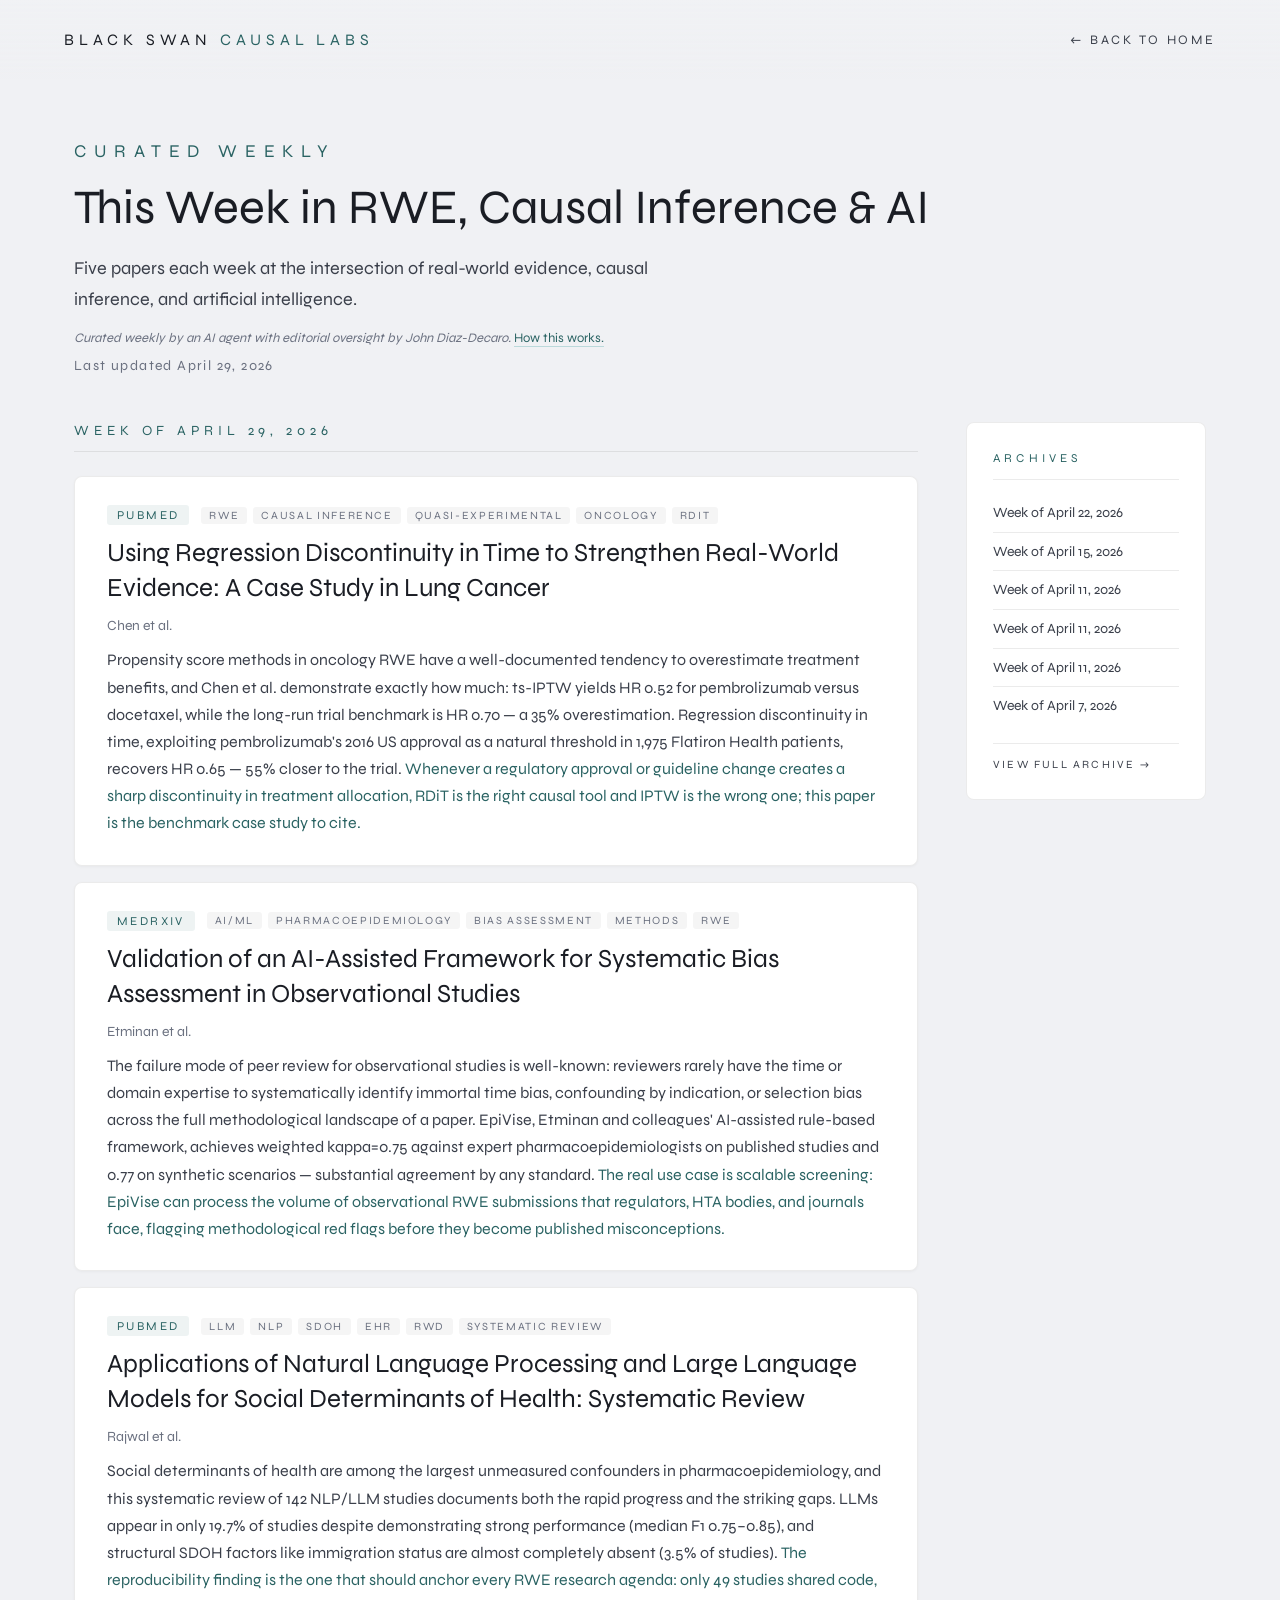
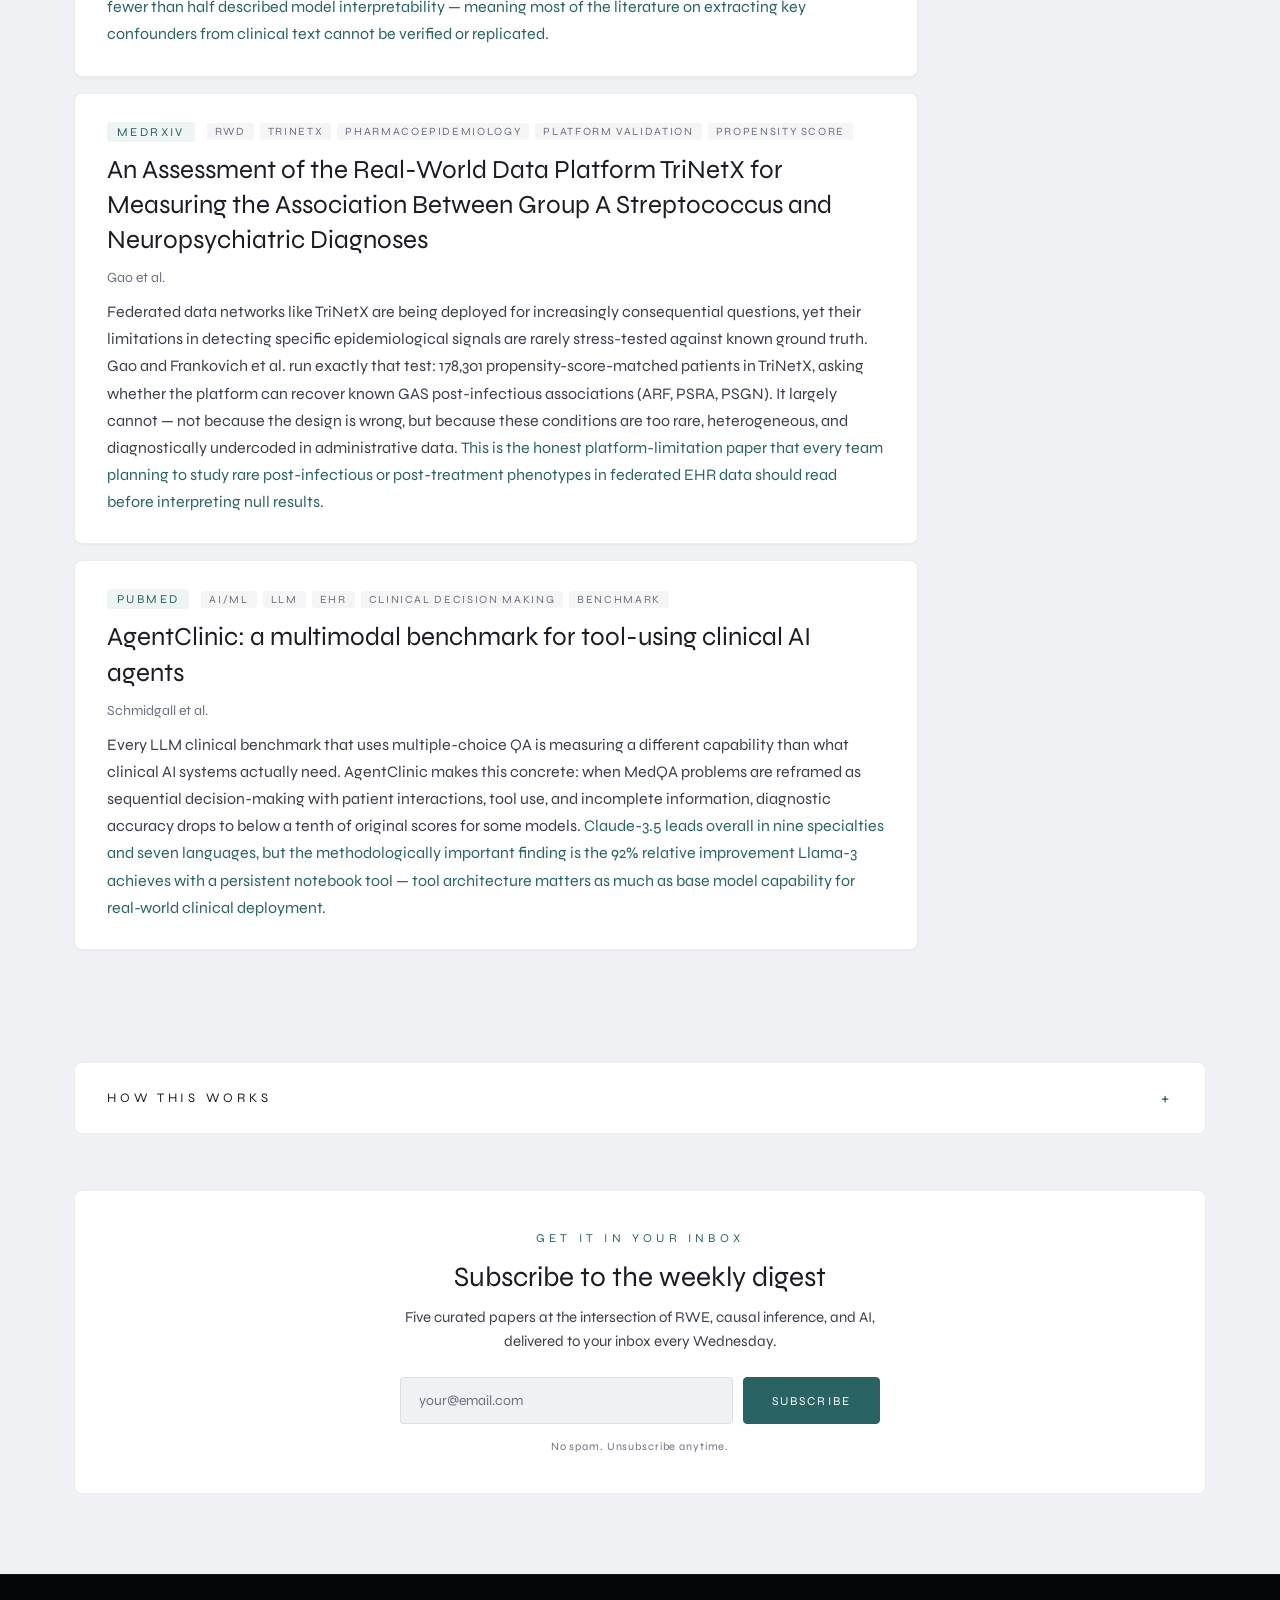
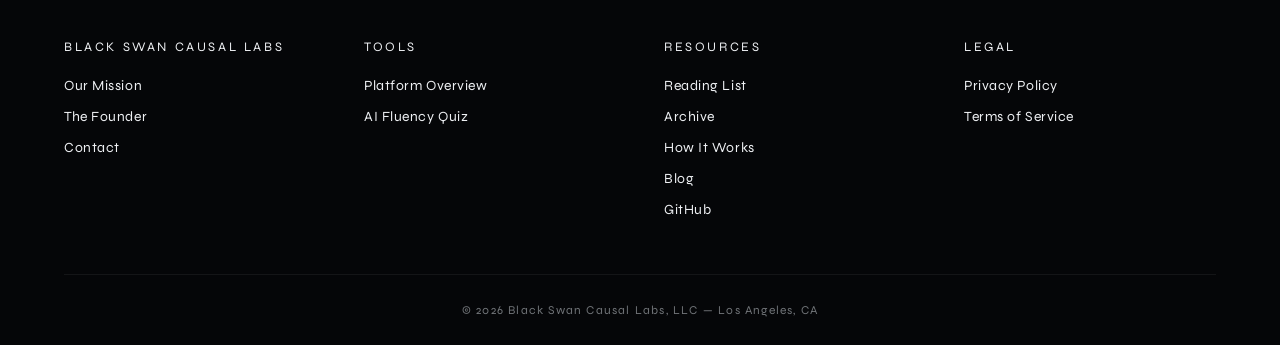
<file: reading-list.html>
<!DOCTYPE html>
<html lang="en">
<head>
<meta charset="UTF-8">
<meta name="viewport" content="width=device-width, initial-scale=1.0">
<link rel="icon" type="image/png" href="favicon.png">
<title>This Week in RWE, Causal Inference &amp; AI &middot; Black Swan Causal Labs</title>
<link rel="preconnect" href="https://fonts.googleapis.com">
<link href="https://fonts.googleapis.com/css2?family=Cormorant+Garamond:ital,wght@0,300;0,400;0,600;1,300;1,400&family=Cinzel:wght@400;500&family=Raleway:wght@200;300;400&family=Syne:wght@400;500;600;700;800&display=swap" rel="stylesheet">
<style>
  *, *::before, *::after { box-sizing: border-box; margin: 0; padding: 0; }

  :root {
    --black:       #050608;
    --deep:        #090c10;
    --surface:     #0d1117;
    --ink:         #111620;
    --border:      rgba(255,255,255,0.06);
    --silver:      #c8cdd4;
    --white:       #eef0f3;
    --teal:        #3d7a7a;
    --teal-light:  #5aadad;
    --accent:      #8bbfbf;

    --light-bg:    #ffffff;
    --grey-bg:     #f0f1f4;
    --dark-text:   #1a1d24;
    --body-text:   #3a3f4a;
    --muted-text:  #6b7180;
    --light-border: rgba(0,0,0,0.08);
    --card-bg:     #ffffff;
    --card-bg-alt: #f7f8fa;
    --teal-dark:   #2a6363;
  }

  html { scroll-behavior: smooth; }
  body {
    background: var(--grey-bg);
    color: var(--body-text);
    font-family: 'Syne', sans-serif;
    font-weight: 300;
    overflow-x: hidden;
    min-height: 100vh;
  }

  /* NAV */
  nav {
    position: fixed;
    top: 0; left: 0; right: 0;
    z-index: 100;
    display: flex;
    align-items: center;
    justify-content: space-between;
    padding: 30px 64px;
    background: linear-gradient(to bottom, rgba(240,241,244,0.98) 0%, transparent 100%);
  }
  .nav-logo {
    font-family: 'Syne', sans-serif;
    font-size: 16px;
    letter-spacing: 0.3em;
    color: var(--dark-text);
    text-decoration: none;
    text-transform: uppercase;
  }
  .nav-logo span { color: var(--teal-dark); }
  .nav-back {
    font-family: 'Syne', sans-serif;
    font-weight: 300;
    font-size: 13px;
    letter-spacing: 0.22em;
    text-transform: uppercase;
    color: var(--body-text);
    text-decoration: none;
    transition: color 0.3s;
  }
  .nav-back:hover { color: var(--teal-dark); }

  /* FADE-IN ANIMATION */
  @keyframes fadeUp {
    from { opacity: 0; transform: translateY(24px); }
    to   { opacity: 1; transform: translateY(0); }
  }
  .reveal {
    opacity: 0;
    animation: fadeUp 0.8s ease forwards;
  }
  .reveal-d1 { animation-delay: 0.1s; }
  .reveal-d2 { animation-delay: 0.3s; }
  .reveal-d3 { animation-delay: 0.5s; }
  .reveal-d4 { animation-delay: 0.7s; }

  /* MAIN CONTAINER */
  .reading-wrap {
    max-width: 1180px;
    margin: 0 auto;
    padding: 140px 24px 80px;
  }
  .reading-layout {
    display: grid;
    grid-template-columns: 1fr;
    gap: 48px;
    align-items: start;
  }
  @media (min-width: 980px) {
    .reading-layout {
      grid-template-columns: minmax(0, 1fr) 240px;
    }
  }

  /* HEADER */
  .page-eyebrow {
    font-family: 'Syne', sans-serif;
    font-size: 18px;
    letter-spacing: 0.42em;
    text-transform: uppercase;
    color: var(--teal-dark);
    margin-bottom: 18px;
  }
  .page-title {
    font-family: 'Syne', sans-serif;
    font-size: clamp(34px, 5.2vw, 48px);
    font-weight: 300;
    line-height: 1.15;
    color: var(--dark-text);
    margin-bottom: 18px;
  }
  @media (min-width: 980px) {
    .page-title { white-space: nowrap; }
  }
  .page-subtitle {
    font-size: 18px;
    color: var(--body-text);
    line-height: 1.7;
    max-width: 640px;
    margin-bottom: 14px;
  }
  .last-updated {
    font-size: 14px;
    color: var(--muted-text);
    letter-spacing: 0.1em;
    margin-bottom: 48px;
  }

  /* WEEK GROUP */
  .week-group {
    margin-bottom: 56px;
  }
  .week-label {
    font-family: 'Syne', sans-serif;
    font-size: 14px;
    letter-spacing: 0.35em;
    text-transform: uppercase;
    color: var(--teal-dark);
    padding-bottom: 12px;
    border-bottom: 1px solid var(--light-border);
    margin-bottom: 24px;
  }

  /* ARTICLE CARD */
  .article-card {
    background: var(--card-bg);
    border: 1px solid var(--light-border);
    box-shadow: 0 1px 3px rgba(0,0,0,0.04);
    border-radius: 8px;
    padding: 28px 32px;
    margin-bottom: 16px;
    transition: border-color 0.3s, transform 0.2s;
  }
  .article-card:hover {
    border-color: var(--teal);
    transform: translateY(-2px);
  }
  .article-meta {
    display: flex;
    align-items: center;
    gap: 12px;
    margin-bottom: 10px;
    flex-wrap: wrap;
  }
  .article-source {
    font-size: 12px;
    font-weight: 400;
    letter-spacing: 0.2em;
    text-transform: uppercase;
    color: var(--teal-dark);
    background: rgba(42,99,99,0.08);
    padding: 3px 10px;
    border-radius: 3px;
  }
  .article-tags {
    display: flex;
    gap: 6px;
    flex-wrap: wrap;
  }
  .article-tag {
    font-size: 11px;
    font-weight: 400;
    letter-spacing: 0.15em;
    text-transform: uppercase;
    color: var(--muted-text);
    background: rgba(0,0,0,0.04);
    padding: 2px 8px;
    border-radius: 3px;
  }
  .article-title {
    font-family: 'Syne', sans-serif;
    font-size: 26px;
    font-weight: 400;
    line-height: 1.35;
    margin-bottom: 12px;
  }
  .article-title a {
    color: var(--dark-text);
    text-decoration: none;
    transition: color 0.3s;
  }
  .article-title a:hover { color: var(--teal-dark); }
  .article-authors {
    font-size: 14px;
    color: var(--muted-text);
    margin-bottom: 12px;
  }
  .article-blurb {
    font-size: 16px;
    line-height: 1.7;
    color: var(--body-text);
  }
  .article-blurb strong {
    color: var(--teal-dark);
    font-weight: 400;
  }

  /* TRANSPARENCY LINE */
  .transparency-line {
    font-size: 13px;
    color: var(--muted-text);
    line-height: 1.6;
    max-width: 640px;
    margin-bottom: 8px;
    font-style: italic;
  }
  .transparency-line a {
    color: var(--teal-dark);
    text-decoration: none;
    font-style: normal;
    border-bottom: 1px solid rgba(90,173,173,0.35);
    transition: border-color 0.3s;
  }
  .transparency-line a:hover { border-bottom-color: var(--teal-dark); }

  /* HOW IT WORKS CARD */
  .how-it-works {
    margin-top: 56px;
    background: var(--card-bg);
    border: 1px solid var(--light-border);
    border-radius: 8px;
    overflow: hidden;
  }
  .how-it-works-toggle {
    width: 100%;
    padding: 24px 32px;
    background: transparent;
    border: none;
    color: var(--dark-text);
    font-family: 'Syne', sans-serif;
    font-size: 13px;
    letter-spacing: 0.3em;
    text-transform: uppercase;
    text-align: left;
    cursor: pointer;
    display: flex;
    justify-content: space-between;
    align-items: center;
    transition: background 0.3s;
  }
  .how-it-works-toggle:hover { background: rgba(42,99,99,0.04); }
  .how-it-works-toggle .toggle-icon {
    color: var(--teal-dark);
    font-size: 18px;
    transition: transform 0.3s;
  }
  .how-it-works.open .toggle-icon { transform: rotate(45deg); }
  .how-it-works-body {
    max-height: 0;
    overflow: hidden;
    transition: max-height 0.5s ease, padding 0.3s;
  }
  .how-it-works.open .how-it-works-body {
    max-height: 600px;
    padding: 0 32px 32px;
  }

  /* Pipeline flow */
  .pipeline-flow {
    display: flex;
    align-items: center;
    justify-content: center;
    gap: 0;
    padding: 12px 0;
  }
  .pipeline-step {
    display: flex;
    flex-direction: column;
    align-items: center;
    gap: 8px;
    flex: 1;
    min-width: 0;
  }
  .pipeline-icon {
    width: 48px;
    height: 48px;
    border-radius: 50%;
    background: rgba(42,99,99,0.08);
    border: 1px solid rgba(42,99,99,0.2);
    display: flex;
    align-items: center;
    justify-content: center;
  }
  .pipeline-icon svg {
    width: 20px;
    height: 20px;
    stroke: var(--teal-dark);
    fill: none;
    stroke-width: 1.5;
    stroke-linecap: round;
    stroke-linejoin: round;
  }
  .pipeline-label {
    font-family: 'Syne', sans-serif;
    font-size: 12px;
    font-weight: 500;
    letter-spacing: 0.15em;
    text-transform: uppercase;
    color: var(--dark-text);
  }
  .pipeline-desc {
    font-size: 13px;
    font-weight: 300;
    line-height: 1.55;
    color: var(--muted-text);
    text-align: center;
    max-width: 150px;
  }
  .pipeline-arrow {
    flex-shrink: 0;
    padding: 0 10px;
    color: var(--muted-text);
    font-size: 18px;
    margin-bottom: 60px;
  }
  .pipeline-link {
    display: inline-block;
    margin-top: 12px;
    color: var(--teal-dark);
    text-decoration: none;
    font-size: 13px;
    letter-spacing: 0.15em;
    text-transform: uppercase;
    border-bottom: 1px solid rgba(42,99,99,0.35);
    text-align: center;
  }
  .pipeline-link:hover { border-bottom-color: var(--teal-dark); }

  @media (max-width: 600px) {
    .pipeline-flow {
      flex-wrap: wrap;
      gap: 8px;
    }
    .pipeline-arrow {
      padding: 0 6px;
      font-size: 14px;
      margin-bottom: 20px;
    }
    .pipeline-icon {
      width: 40px;
      height: 40px;
    }
    .pipeline-icon svg {
      width: 16px;
      height: 16px;
    }
    .pipeline-label {
      font-size: 10px;
    }
  }

  .how-it-works-body .read-more-link {
    display: inline-block;
    margin-top: 8px;
    color: var(--teal-dark);
    text-decoration: none;
    font-size: 13px;
    letter-spacing: 0.15em;
    text-transform: uppercase;
    border-bottom: 1px solid rgba(90,173,173,0.35);
    padding-bottom: 2px;
    transition: border-color 0.3s;
  }
  .how-it-works-body .read-more-link:hover { border-bottom-color: var(--teal-dark); }

  /* SUBSCRIBE BOX */
  .subscribe-box {
    margin-top: 56px;
    padding: 40px 36px;
    background: var(--card-bg);
    border: 1px solid var(--light-border);
    border-radius: 8px;
    text-align: center;
  }
  .subscribe-eyebrow {
    font-family: 'Syne', sans-serif;
    font-size: 12px;
    letter-spacing: 0.35em;
    text-transform: uppercase;
    color: var(--teal-dark);
    margin-bottom: 14px;
  }
  .subscribe-title {
    font-family: 'Syne', sans-serif;
    font-size: 28px;
    font-weight: 300;
    color: var(--dark-text);
    line-height: 1.3;
    margin-bottom: 10px;
  }
  .subscribe-desc {
    font-size: 15px;
    color: var(--body-text);
    line-height: 1.6;
    max-width: 480px;
    margin: 0 auto 24px;
  }
  .subscribe-form {
    display: flex;
    gap: 10px;
    max-width: 480px;
    margin: 0 auto;
    flex-wrap: wrap;
    justify-content: center;
  }
  .subscribe-form input[type="email"] {
    flex: 1;
    min-width: 220px;
    padding: 14px 18px;
    background: var(--grey-bg);
    border: 1px solid var(--light-border);
    border-radius: 4px;
    color: var(--dark-text);
    font-family: 'Syne', sans-serif;
    font-size: 14px;
    font-weight: 300;
    transition: border-color 0.3s;
  }
  .subscribe-form input[type="email"]:focus {
    outline: none;
    border-color: var(--teal-dark);
  }
  .subscribe-form input[type="email"]::placeholder {
    color: var(--muted-text);
  }
  .subscribe-form button {
    padding: 14px 28px;
    background: var(--teal-dark);
    border: 1px solid var(--teal-dark);
    border-radius: 4px;
    color: #ffffff;
    font-family: 'Syne', sans-serif;
    font-size: 12px;
    font-weight: 400;
    letter-spacing: 0.18em;
    text-transform: uppercase;
    cursor: pointer;
    transition: background 0.3s, border-color 0.3s;
  }
  .subscribe-form button:hover {
    background: var(--teal);
    border-color: var(--teal);
  }
  .subscribe-note {
    font-size: 11px;
    color: var(--muted-text);
    letter-spacing: 0.08em;
    margin-top: 16px;
  }

  /* ARCHIVES SIDEBAR */
  .archives-sidebar {
    background: var(--card-bg);
    border: 1px solid var(--light-border);
    border-radius: 8px;
    padding: 28px 26px;
  }
  @media (min-width: 980px) {
    .archives-sidebar {
      position: sticky;
      top: 110px;
    }
  }
  .archives-sidebar-title {
    font-family: 'Syne', sans-serif;
    font-size: 12px;
    letter-spacing: 0.35em;
    text-transform: uppercase;
    color: var(--teal-dark);
    padding-bottom: 14px;
    margin-bottom: 14px;
    border-bottom: 1px solid var(--light-border);
  }
  .archives-sidebar-list {
    list-style: none;
    padding: 0;
    margin: 0 0 18px;
  }
  .archives-sidebar-list li {
    padding: 9px 0;
    border-bottom: 1px solid var(--light-border);
  }
  .archives-sidebar-list li:last-child { border-bottom: none; }
  .archives-sidebar-list a {
    color: var(--body-text);
    text-decoration: none;
    font-size: 14px;
    line-height: 1.4;
    display: block;
    transition: color 0.3s, padding 0.3s;
  }
  .archives-sidebar-list a:hover {
    color: var(--teal-dark);
    padding-left: 4px;
  }
  .archives-sidebar-link {
    display: block;
    font-family: 'Syne', sans-serif;
    font-size: 11px;
    letter-spacing: 0.2em;
    text-transform: uppercase;
    color: var(--body-text);
    text-decoration: none;
    padding-top: 14px;
    border-top: 1px solid var(--light-border);
    transition: color 0.3s;
  }
  .archives-sidebar-link:hover { color: var(--teal-dark); }

  /* EMPTY STATE */
  .empty-state {
    text-align: center;
    padding: 80px 24px;
    color: var(--muted-text);
  }
  .empty-state p {
    font-size: 18px;
    line-height: 1.7;
  }

  /* ── FULL FOOTER ── */
  footer {
    background: #050608;
    border-top: 1px solid rgba(255,255,255,0.06);
    padding: 64px 64px 0;
  }
  .footer-grid {
    display: grid;
    grid-template-columns: repeat(4, 1fr);
    gap: 48px;
    padding-bottom: 56px;
  }
  .footer-col-title {
    font-family: 'Syne', sans-serif;
    font-size: 13px;
    letter-spacing: 0.2em;
    text-transform: uppercase;
    color: #eef0f3;
    margin-bottom: 20px;
  }
  .footer-col-links {
    list-style: none;
    display: flex;
    flex-direction: column;
    gap: 12px;
  }
  .footer-col-links a {
    font-size: 14px;
    letter-spacing: 0.04em;
    color: #eef0f3;
    text-decoration: none;
    transition: color 0.3s;
    font-weight: 300;
  }
  .footer-col-links a:hover { color: #5aadad; }
  .footer-bottom {
    border-top: 1px solid rgba(255,255,255,0.06);
    padding: 28px 0;
    text-align: center;
  }
  .footer-copy {
    font-size: 12px;
    letter-spacing: 0.1em;
    color: rgba(200,205,212,0.55);
  }
  @media (max-width: 900px) {
    footer { padding: 48px 28px 0; }
    .footer-grid { grid-template-columns: repeat(2, 1fr); gap: 36px; }
  }
  @media (max-width: 480px) {
    footer { padding: 36px 16px 0; }
    .footer-grid { grid-template-columns: 1fr; gap: 28px; }
  }

  /* RESPONSIVE */
  @media (max-width: 600px) {
    nav { padding: 20px 20px; }
    .reading-wrap { padding: 110px 16px 60px; }
    .article-card { padding: 20px; }
    footer { padding: 36px 16px 24px; }
  }
</style>
</head>
<body>

<nav>
  <a href="index.html" class="nav-logo">Black Swan <span>Causal Labs</span></a>
  <a href="index.html" class="nav-back">&larr; Back to Home</a>
</nav>

<main class="reading-wrap">
  <p class="page-eyebrow reveal reveal-d1">Curated Weekly</p>
  <h1 class="page-title reveal reveal-d2">This Week in RWE, Causal Inference &amp; AI</h1>
  <p class="page-subtitle reveal reveal-d3">Five papers each week at the intersection of real-world evidence, causal inference, and artificial intelligence.</p>
  <p class="transparency-line reveal reveal-d3">Curated weekly by an AI agent with editorial oversight by John Diaz-Decaro. <a href="#how-it-works">How this works.</a></p>
  <p class="last-updated reveal reveal-d3" id="updated-date"></p>

  <div class="reading-layout reveal reveal-d4">
    <div id="articles-container">
      <div class="empty-state">
        <p>The first batch of articles is coming soon.<br>Check back Wednesday.</p>
      </div>
    </div>

    <aside id="archives-sidebar-container" style="display:none;">
      <div class="archives-sidebar">
        <p class="archives-sidebar-title">Archives</p>
        <ul class="archives-sidebar-list" id="archives-sidebar-list"></ul>
        <a href="archive.html" class="archives-sidebar-link">View Full Archive &rarr;</a>
      </div>
    </aside>
  </div>

  <div class="how-it-works reveal reveal-d4" id="how-it-works">
    <button class="how-it-works-toggle" onclick="document.getElementById('how-it-works').classList.toggle('open')">
      <span>How this works</span>
      <span class="toggle-icon">+</span>
    </button>
    <div class="how-it-works-body">
      <div class="pipeline-flow">
        <div class="pipeline-step">
          <div class="pipeline-icon">
            <svg viewBox="0 0 24 24"><circle cx="11" cy="11" r="8"/><line x1="21" y1="21" x2="16.65" y2="16.65"/></svg>
          </div>
          <span class="pipeline-label">Search</span>
          <span class="pipeline-desc">An AI agent queries PubMed and bioRxiv for recent papers across RWE, causal inference, and AI.</span>
        </div>
        <span class="pipeline-arrow">&rarr;</span>
        <div class="pipeline-step">
          <div class="pipeline-icon">
            <svg viewBox="0 0 24 24"><path d="M22 3H2l8 9.46V19l4 2v-8.54L22 3z"/></svg>
          </div>
          <span class="pipeline-label">Curate</span>
          <span class="pipeline-desc">It identifies the five most relevant papers spanning methods, applications, and tooling.</span>
        </div>
        <span class="pipeline-arrow">&rarr;</span>
        <div class="pipeline-step">
          <div class="pipeline-icon">
            <svg viewBox="0 0 24 24"><path d="M12 19l7-7 3 3-7 7-3-3z"/><path d="M18 13l-1.5-7.5L2 2l3.5 14.5L13 18l5-5z"/><path d="M2 2l7.586 7.586"/><circle cx="11" cy="11" r="2"/></svg>
          </div>
          <span class="pipeline-label">Write</span>
          <span class="pipeline-desc">The agent drafts a short opinionated take on each paper, not a summary.</span>
        </div>
        <span class="pipeline-arrow">&rarr;</span>
        <div class="pipeline-step">
          <div class="pipeline-icon">
            <svg viewBox="0 0 24 24"><polyline points="16 16 12 12 8 16"/><line x1="12" y1="12" x2="12" y2="21"/><path d="M20.39 18.39A5 5 0 0 0 18 9h-1.26A8 8 0 1 0 3 16.3"/></svg>
          </div>
          <span class="pipeline-label">Publish</span>
          <span class="pipeline-desc">It commits the new articles to the site repository via GitHub.</span>
        </div>
        <span class="pipeline-arrow">&rarr;</span>
        <div class="pipeline-step">
          <div class="pipeline-icon">
            <svg viewBox="0 0 24 24"><line x1="22" y1="2" x2="11" y2="13"/><polygon points="22 2 15 22 11 13 2 9 22 2"/></svg>
          </div>
          <span class="pipeline-label">Send</span>
          <span class="pipeline-desc">A GitHub Actions workflow delivers the newsletter to subscribers.</span>
        </div>
      </div>
      <div style="text-align:center;">
        <a href="methodology.html" class="pipeline-link">Read the full methodology &rarr;</a>
      </div>
    </div>
  </div>

  <div class="subscribe-box reveal reveal-d4">
    <p class="subscribe-eyebrow">Get it in your inbox</p>
    <h2 class="subscribe-title">Subscribe to the weekly digest</h2>
    <p class="subscribe-desc">Five curated papers at the intersection of RWE, causal inference, and AI, delivered to your inbox every Wednesday.</p>
    <form
      action="https://buttondown.com/api/emails/embed-subscribe/jdiazdecaro"
      method="post"
      target="popupwindow"
      onsubmit="window.open('https://buttondown.com/jdiazdecaro', 'popupwindow')"
      class="subscribe-form"
    >
      <input type="email" name="email" placeholder="your@email.com" required>
      <button type="submit">Subscribe</button>
    </form>
    <p class="subscribe-note">No spam. Unsubscribe anytime.</p>
  </div>
</main>

<footer>
  <div class="footer-grid">
    <div>
      <p class="footer-col-title">Black Swan Causal Labs</p>
      <ul class="footer-col-links">
        <li><a href="index.html#mission">Our Mission</a></li>
        <li><a href="founder.html">The Founder</a></li>
        <li><a href="index.html#contact">Contact</a></li>
      </ul>
    </div>
    <div>
      <p class="footer-col-title">Tools</p>
      <ul class="footer-col-links">
        <li><a href="index.html#tools">Platform Overview</a></li>
        <li><a href="quiz.html">AI Fluency Quiz</a></li>
      </ul>
    </div>
    <div>
      <p class="footer-col-title">Resources</p>
      <ul class="footer-col-links">
        <li><a href="reading-list.html">Reading List</a></li>
        <li><a href="archive.html">Archive</a></li>
        <li><a href="methodology.html">How It Works</a></li>
        <li><a href="blog.html">Blog</a></li>
        <li><a href="#">GitHub</a></li>
      </ul>
    </div>
    <div>
      <p class="footer-col-title">Legal</p>
      <ul class="footer-col-links">
        <li><a href="privacy.html">Privacy Policy</a></li>
        <li><a href="terms.html">Terms of Service</a></li>
      </ul>
    </div>
  </div>
  <div class="footer-bottom">
    <p class="footer-copy">&copy; 2026 Black Swan Causal Labs, LLC — Los Angeles, CA</p>
  </div>
</footer>

<script>
(async function() {
  try {
    const res = await fetch('articles.json?v=' + Date.now());
    const data = await res.json();
    const container = document.getElementById('articles-container');
    const dateEl = document.getElementById('updated-date');

    if (!data.weeks || data.weeks.length === 0) return;

    dateEl.textContent = 'Last updated ' + formatDate(data.lastUpdated);
    container.innerHTML = '';

    // Render only the current (most recent) week as full article cards
    const currentWeek = data.weeks[0];
    const group = document.createElement('div');
    group.className = 'week-group';

    const label = document.createElement('p');
    label.className = 'week-label';
    label.textContent = 'Week of ' + formatDate(currentWeek.weekOf);
    group.appendChild(label);

    currentWeek.articles.forEach(article => {
      const card = document.createElement('div');
      card.className = 'article-card';

      const tags = (article.tags || []).map(t =>
        '<span class="article-tag">' + escHtml(t) + '</span>'
      ).join('');

      const authors = article.authors
        ? '<p class="article-authors">' + escHtml(article.authors) + '</p>'
        : '';

      card.innerHTML =
        '<div class="article-meta">' +
          '<span class="article-source">' + escHtml(article.source) + '</span>' +
          '<div class="article-tags">' + tags + '</div>' +
        '</div>' +
        '<p class="article-title"><a href="' + escAttr(article.url) + '" target="_blank" rel="noopener">' + escHtml(article.title) + '</a></p>' +
        authors +
        '<p class="article-blurb">' + article.blurb + '</p>';

      group.appendChild(card);
    });

    container.appendChild(group);

    // Populate the Archives sidebar with all past weeks (excluding the current one shown above)
    const pastWeeks = data.weeks.slice(1);
    if (pastWeeks.length > 0) {
      const sidebarContainer = document.getElementById('archives-sidebar-container');
      const sidebarList = document.getElementById('archives-sidebar-list');
      sidebarContainer.style.display = 'block';

      pastWeeks.forEach((week, idx) => {
        const li = document.createElement('li');
        // The archive page indexes weeks from 0 (most recent), so this past week is at index idx+1
        li.innerHTML = '<a href="archive.html#week-' + (idx + 1) + '">Week of ' + formatDate(week.weekOf) + '</a>';
        sidebarList.appendChild(li);
      });
    }
  } catch (e) {
    // silently keep empty state
  }

  function formatDate(iso) {
    const d = new Date(iso + 'T00:00:00');
    return d.toLocaleDateString('en-US', { month: 'long', day: 'numeric', year: 'numeric' });
  }
  function escHtml(s) {
    const el = document.createElement('span');
    el.textContent = s;
    return el.innerHTML;
  }
  function escAttr(s) {
    return s.replace(/&/g,'&amp;').replace(/"/g,'&quot;').replace(/</g,'&lt;').replace(/>/g,'&gt;');
  }
})();
</script>

</body>
</html>
</file>
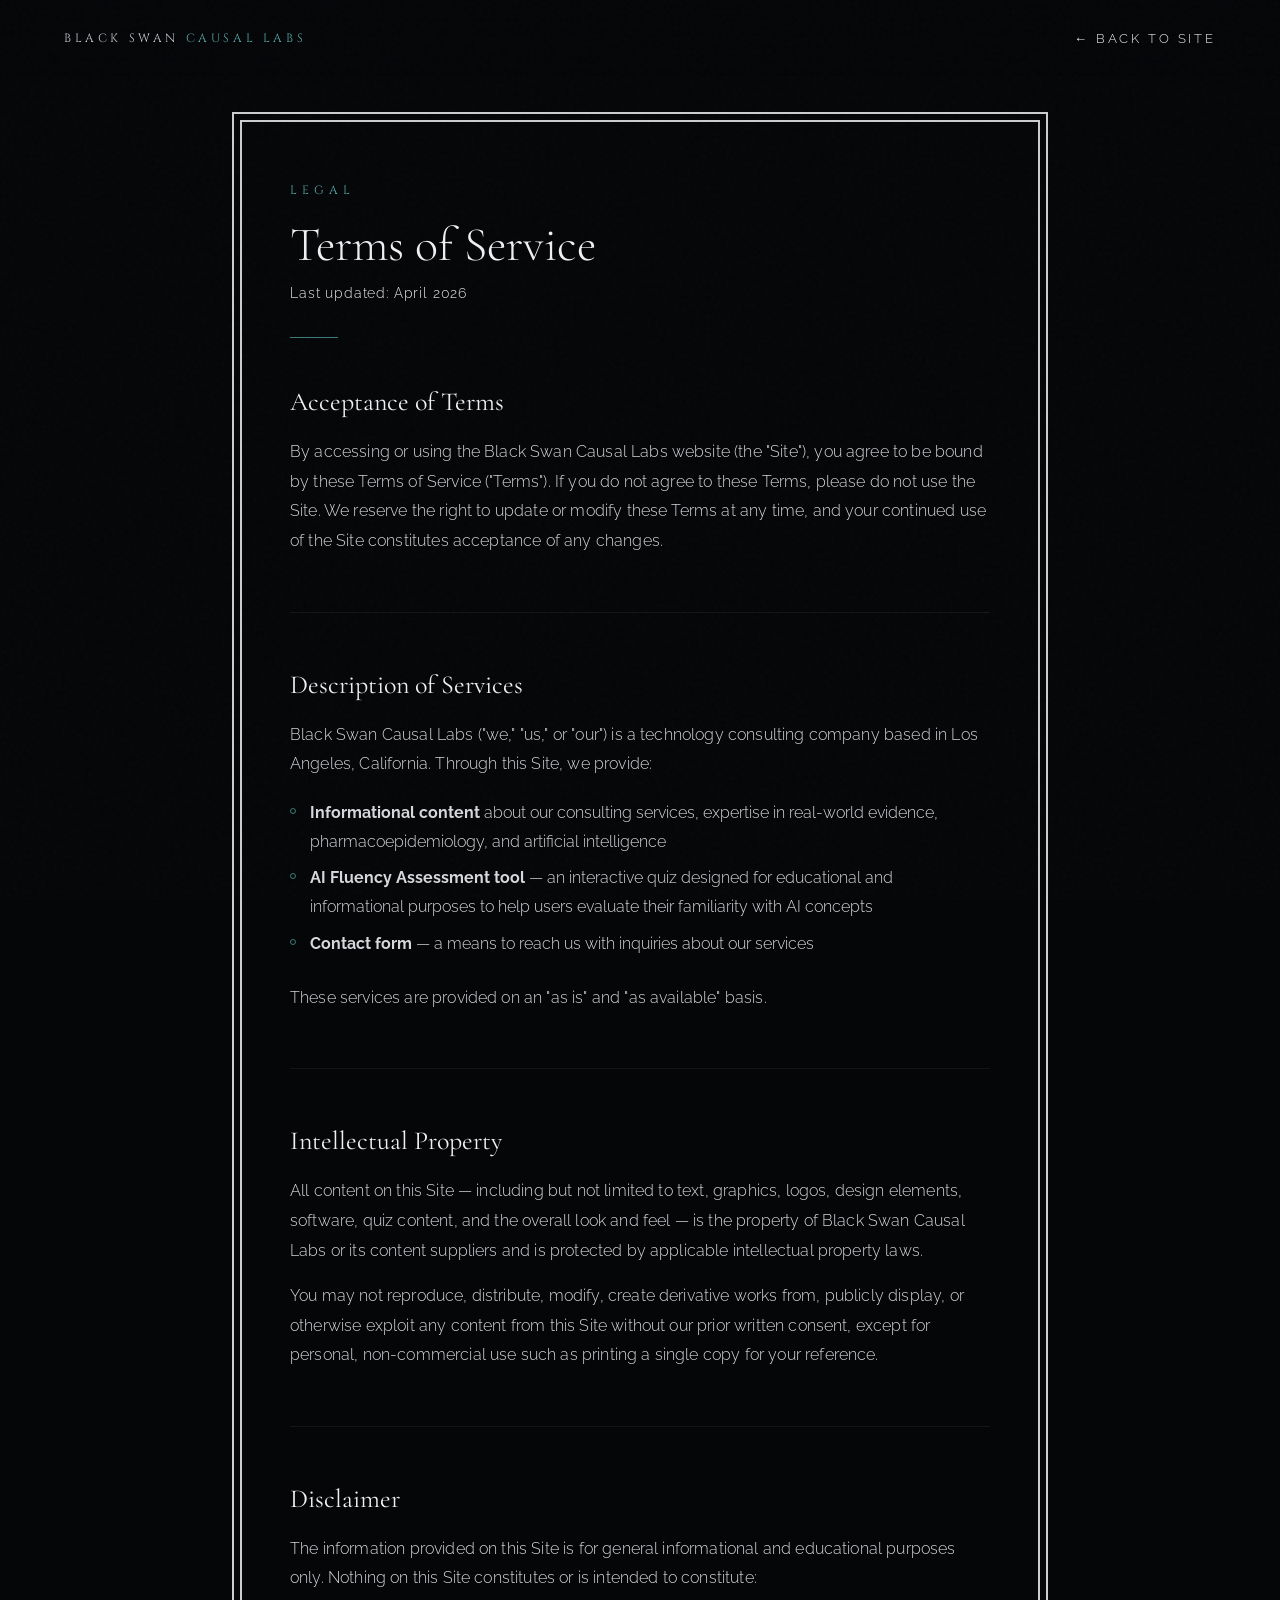
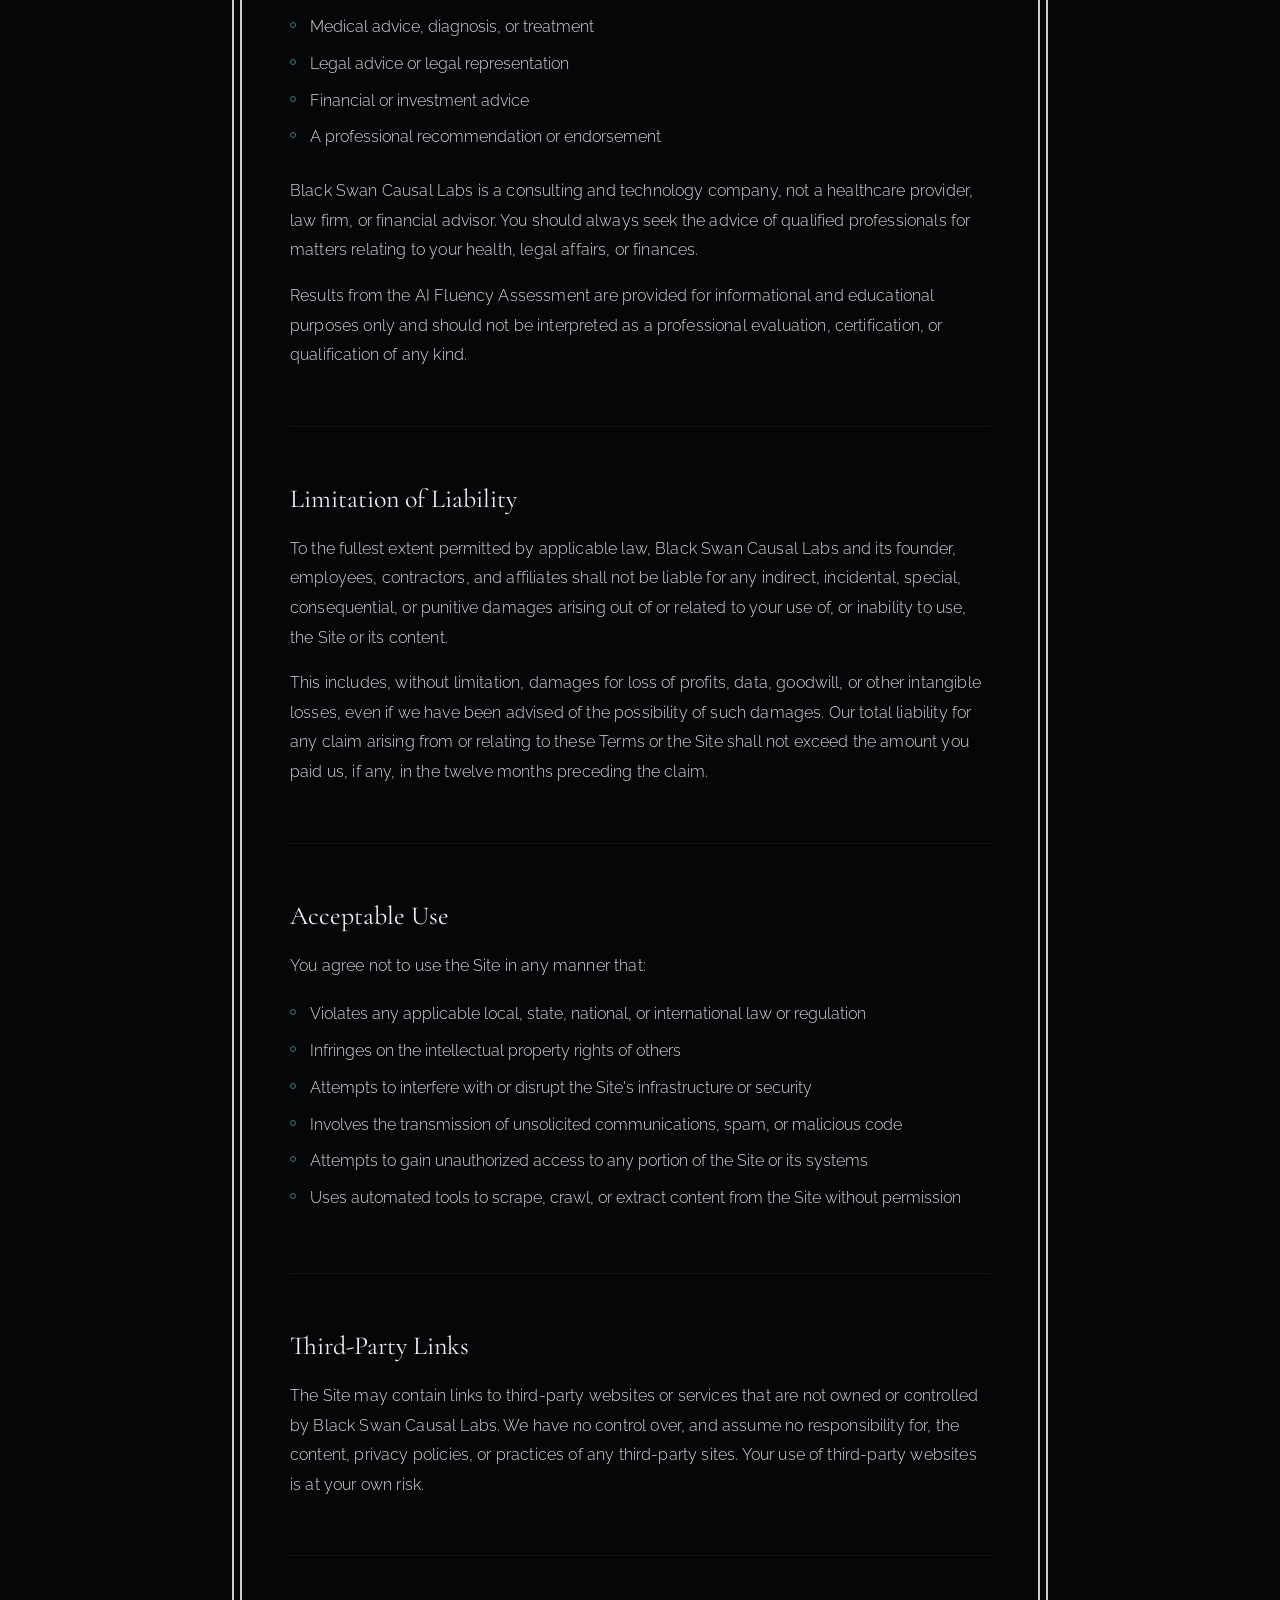
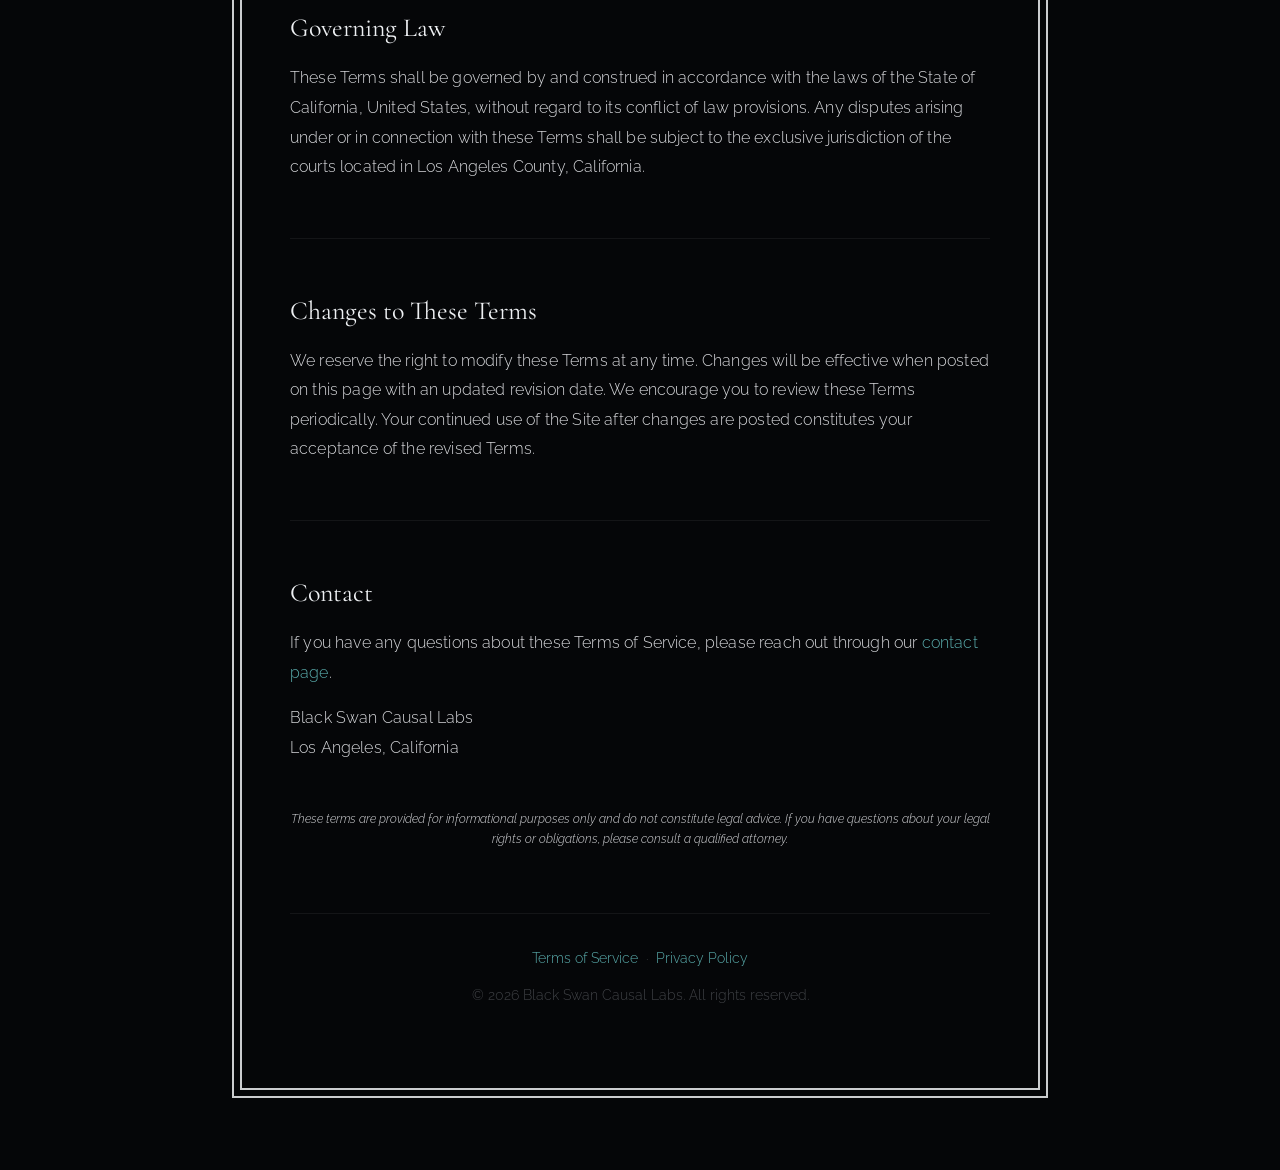
<file: terms.html>
<!DOCTYPE html>
<html lang="en">
<head>
<meta charset="UTF-8">
<meta name="viewport" content="width=device-width, initial-scale=1.0">
<link rel="icon" type="image/png" href="favicon.png">
<title>Terms of Service — Black Swan Causal Labs</title>
<link rel="preconnect" href="https://fonts.googleapis.com">
<link href="https://fonts.googleapis.com/css2?family=Cormorant+Garamond:ital,wght@0,300;0,400;0,600;1,300;1,400&family=Cinzel:wght@400;500&family=Raleway:wght@200;300;400&display=swap" rel="stylesheet">
<style>
  *, *::before, *::after { box-sizing: border-box; margin: 0; padding: 0; }

  :root {
    --black:       #050608;
    --deep:        #090c10;
    --surface:     #0d1117;
    --ink:         #111620;
    --border:      rgba(255,255,255,0.06);
    --silver:      #c8cdd4;
    --white:       #eef0f3;
    --teal:        #3d7a7a;
    --teal-light:  #5aadad;
    --accent:      #8bbfbf;
  }

  html { scroll-behavior: smooth; }
  body {
    background: var(--black);
    color: var(--white);
    font-family: 'Raleway', sans-serif;
    font-weight: 300;
    overflow-x: hidden;
  }

  /* ── NAV ── */
  nav {
    position: fixed;
    top: 0; left: 0; right: 0;
    z-index: 100;
    display: flex;
    align-items: center;
    justify-content: space-between;
    padding: 30px 64px;
    background: linear-gradient(to bottom, rgba(5,6,8,0.95) 0%, transparent 100%);
  }
  .nav-logo {
    font-family: 'Cinzel', serif;
    font-size: 12px;
    letter-spacing: 0.3em;
    color: var(--silver);
    text-decoration: none;
    text-transform: uppercase;
  }
  .nav-logo span { color: var(--teal-light); }
  .nav-back {
    font-family: 'Raleway', sans-serif;
    font-weight: 300;
    font-size: 13px;
    letter-spacing: 0.22em;
    text-transform: uppercase;
    color: var(--white);
    text-decoration: none;
    transition: color 0.3s;
  }
  .nav-back:hover { color: var(--teal-light); }

  /* ── LAYOUT ── */
  .page-wrap {
    max-width: 800px;
    margin: 0 auto;
    padding: 160px 24px 100px;
    border: 2px solid rgba(238,240,243,0.85);
    outline: 2px solid rgba(238,240,243,0.85);
    outline-offset: 6px;
    margin-top: 120px;
    margin-bottom: 80px;
    padding: 60px 48px 80px;
    transition: transform 0.3s ease, box-shadow 0.3s ease;
  }
  .page-wrap:hover {
    transform: translateY(-6px);
    box-shadow: 0 12px 40px rgba(0,0,0,0.4);
  }

  @keyframes fadeUp {
    from { opacity: 0; transform: translateY(18px); }
    to   { opacity: 1; transform: translateY(0); }
  }
  .animate { animation: fadeUp 0.8s ease forwards; }
  .animate-d1 { animation-delay: 0.1s; opacity: 0; }
  .animate-d2 { animation-delay: 0.25s; opacity: 0; }

  /* ── HEADER ── */
  .page-eyebrow {
    font-family: 'Cinzel', serif;
    font-size: 12px;
    letter-spacing: 0.42em;
    text-transform: uppercase;
    color: var(--teal-light);
    margin-bottom: 20px;
  }
  .page-title {
    font-family: 'Cormorant Garamond', serif;
    font-weight: 300;
    font-size: clamp(32px, 4.5vw, 48px);
    line-height: 1.15;
    color: var(--white);
    margin-bottom: 12px;
  }
  .page-updated {
    font-size: 14px;
    color: var(--white);
    letter-spacing: 0.06em;
    margin-bottom: 36px;
  }
  .page-rule {
    width: 48px; height: 1px;
    background: var(--teal);
    margin-bottom: 48px;
  }

  /* ── CONTENT ── */
  .legal-intro {
    font-size: 16px;
    line-height: 1.8;
    color: rgba(238,240,243,0.9);
    margin-bottom: 48px;
    padding: 24px;
    border-left: 2px solid rgba(61,122,122,0.25);
    background: rgba(17,22,32,0.4);
  }

  .section-heading {
    font-family: 'Cormorant Garamond', serif;
    font-weight: 400;
    font-size: 26px;
    color: var(--white);
    margin-bottom: 20px;
    margin-top: 56px;
  }
  .section-heading:first-of-type { margin-top: 0; }

  .legal-text {
    font-size: 16px;
    line-height: 1.85;
    color: rgba(238,240,243,0.9);
    margin-bottom: 16px;
    letter-spacing: 0.01em;
  }
  .legal-text strong {
    color: var(--white);
    font-weight: 400;
  }
  .legal-text a {
    color: var(--teal-light);
    text-decoration: none;
    transition: color 0.3s;
  }
  .legal-text a:hover { color: var(--accent); }

  .legal-list {
    list-style: none;
    padding: 0;
    margin: 12px 0 20px;
  }
  .legal-list li {
    font-size: 16px;
    line-height: 1.8;
    color: rgba(238,240,243,0.9);
    padding: 4px 0 4px 20px;
    position: relative;
  }
  .legal-list li::before {
    content: '';
    position: absolute;
    left: 0;
    top: 13px;
    width: 6px; height: 6px;
    border: 1px solid var(--teal);
    border-radius: 50%;
  }

  /* ── SECTION DIVIDER ── */
  .section-divider {
    display: flex;
    align-items: center;
    gap: 16px;
    margin: 56px 0 0;
  }
  .section-divider-line {
    flex: 1;
    height: 1px;
    background: var(--border);
  }

  /* ── FOOTER ── */
  .page-footer {
    margin-top: 64px;
    padding-top: 32px;
    border-top: 1px solid var(--border);
    text-align: center;
  }
  .page-footer p {
    font-size: 14px;
    color: rgba(200,205,212,0.3);
    line-height: 1.8;
  }
  .page-footer a {
    color: var(--teal-light);
    text-decoration: none;
    transition: color 0.3s;
  }
  .page-footer a:hover { color: var(--accent); }

  /* grain */
  body::after {
    content: '';
    position: fixed;
    inset: 0;
    background-image: url("data:image/svg+xml,%3Csvg viewBox='0 0 256 256' xmlns='http://www.w3.org/2000/svg'%3E%3Cfilter id='n'%3E%3CfeTurbulence type='fractalNoise' baseFrequency='0.9' numOctaves='4' stitchTiles='stitch'/%3E%3C/filter%3E%3Crect width='100%25' height='100%25' filter='url(%23n)'/%3E%3C/svg%3E");
    opacity: 0.022;
    pointer-events: none;
    z-index: 9999;
  }

  @media (max-width: 900px) {
    nav { padding: 24px 28px; }
    .page-wrap { padding: 110px 24px 60px; }
  }
  @media (max-width: 640px) {
    nav { padding: 18px 16px; }
    .nav-logo { font-size: 10px; }
    .nav-back { font-size: 11px; }
    .page-wrap { padding: 90px 14px 48px; }
  }
</style>
</head>
<body>

<nav>
  <a href="index.html" class="nav-logo">Black Swan <span>Causal Labs</span></a>
  <a href="index.html" class="nav-back">&larr; Back to Site</a>
</nav>

<div class="page-wrap">

  <p class="page-eyebrow animate animate-d1">Legal</p>
  <h1 class="page-title animate animate-d1">Terms of Service</h1>
  <p class="page-updated animate animate-d2">Last updated: April 2026</p>
  <div class="page-rule animate animate-d2"></div>

  <h2 class="section-heading">Acceptance of Terms</h2>
  <p class="legal-text">By accessing or using the Black Swan Causal Labs website (the "Site"), you agree to be bound by these Terms of Service ("Terms"). If you do not agree to these Terms, please do not use the Site. We reserve the right to update or modify these Terms at any time, and your continued use of the Site constitutes acceptance of any changes.</p>

  <div class="section-divider"><span class="section-divider-line"></span></div>

  <h2 class="section-heading">Description of Services</h2>
  <p class="legal-text">Black Swan Causal Labs ("we," "us," or "our") is a technology consulting company based in Los Angeles, California. Through this Site, we provide:</p>
  <ul class="legal-list">
    <li><strong>Informational content</strong> about our consulting services, expertise in real-world evidence, pharmacoepidemiology, and artificial intelligence</li>
    <li><strong>AI Fluency Assessment tool</strong> — an interactive quiz designed for educational and informational purposes to help users evaluate their familiarity with AI concepts</li>
    <li><strong>Contact form</strong> — a means to reach us with inquiries about our services</li>
  </ul>
  <p class="legal-text">These services are provided on an "as is" and "as available" basis.</p>

  <div class="section-divider"><span class="section-divider-line"></span></div>

  <h2 class="section-heading">Intellectual Property</h2>
  <p class="legal-text">All content on this Site — including but not limited to text, graphics, logos, design elements, software, quiz content, and the overall look and feel — is the property of Black Swan Causal Labs or its content suppliers and is protected by applicable intellectual property laws.</p>
  <p class="legal-text">You may not reproduce, distribute, modify, create derivative works from, publicly display, or otherwise exploit any content from this Site without our prior written consent, except for personal, non-commercial use such as printing a single copy for your reference.</p>

  <div class="section-divider"><span class="section-divider-line"></span></div>

  <h2 class="section-heading">Disclaimer</h2>
  <p class="legal-text">The information provided on this Site is for general informational and educational purposes only. Nothing on this Site constitutes or is intended to constitute:</p>
  <ul class="legal-list">
    <li>Medical advice, diagnosis, or treatment</li>
    <li>Legal advice or legal representation</li>
    <li>Financial or investment advice</li>
    <li>A professional recommendation or endorsement</li>
  </ul>
  <p class="legal-text">Black Swan Causal Labs is a consulting and technology company, not a healthcare provider, law firm, or financial advisor. You should always seek the advice of qualified professionals for matters relating to your health, legal affairs, or finances.</p>
  <p class="legal-text">Results from the AI Fluency Assessment are provided for informational and educational purposes only and should not be interpreted as a professional evaluation, certification, or qualification of any kind.</p>

  <div class="section-divider"><span class="section-divider-line"></span></div>

  <h2 class="section-heading">Limitation of Liability</h2>
  <p class="legal-text">To the fullest extent permitted by applicable law, Black Swan Causal Labs and its founder, employees, contractors, and affiliates shall not be liable for any indirect, incidental, special, consequential, or punitive damages arising out of or related to your use of, or inability to use, the Site or its content.</p>
  <p class="legal-text">This includes, without limitation, damages for loss of profits, data, goodwill, or other intangible losses, even if we have been advised of the possibility of such damages. Our total liability for any claim arising from or relating to these Terms or the Site shall not exceed the amount you paid us, if any, in the twelve months preceding the claim.</p>

  <div class="section-divider"><span class="section-divider-line"></span></div>

  <h2 class="section-heading">Acceptable Use</h2>
  <p class="legal-text">You agree not to use the Site in any manner that:</p>
  <ul class="legal-list">
    <li>Violates any applicable local, state, national, or international law or regulation</li>
    <li>Infringes on the intellectual property rights of others</li>
    <li>Attempts to interfere with or disrupt the Site's infrastructure or security</li>
    <li>Involves the transmission of unsolicited communications, spam, or malicious code</li>
    <li>Attempts to gain unauthorized access to any portion of the Site or its systems</li>
    <li>Uses automated tools to scrape, crawl, or extract content from the Site without permission</li>
  </ul>

  <div class="section-divider"><span class="section-divider-line"></span></div>

  <h2 class="section-heading">Third-Party Links</h2>
  <p class="legal-text">The Site may contain links to third-party websites or services that are not owned or controlled by Black Swan Causal Labs. We have no control over, and assume no responsibility for, the content, privacy policies, or practices of any third-party sites. Your use of third-party websites is at your own risk.</p>

  <div class="section-divider"><span class="section-divider-line"></span></div>

  <h2 class="section-heading">Governing Law</h2>
  <p class="legal-text">These Terms shall be governed by and construed in accordance with the laws of the State of California, United States, without regard to its conflict of law provisions. Any disputes arising under or in connection with these Terms shall be subject to the exclusive jurisdiction of the courts located in Los Angeles County, California.</p>

  <div class="section-divider"><span class="section-divider-line"></span></div>

  <h2 class="section-heading">Changes to These Terms</h2>
  <p class="legal-text">We reserve the right to modify these Terms at any time. Changes will be effective when posted on this page with an updated revision date. We encourage you to review these Terms periodically. Your continued use of the Site after changes are posted constitutes your acceptance of the revised Terms.</p>

  <div class="section-divider"><span class="section-divider-line"></span></div>

  <h2 class="section-heading">Contact</h2>
  <p class="legal-text">If you have any questions about these Terms of Service, please reach out through our <a href="index.html#contact">contact page</a>.</p>
  <p class="legal-text">Black Swan Causal Labs<br>Los Angeles, California</p>

  <p style="font-size: 12px; color: rgba(238,240,243,0.9); font-style: italic; text-align: center; margin-top: 48px; line-height: 1.6;">These terms are provided for informational purposes only and do not constitute legal advice. If you have questions about your legal rights or obligations, please consult a qualified attorney.</p>

  <div class="page-footer">
    <p><a href="terms.html">Terms of Service</a> &nbsp;&middot;&nbsp; <a href="privacy.html">Privacy Policy</a></p>
    <p style="margin-top: 12px;">&copy; 2026 Black Swan Causal Labs. All rights reserved.</p>
  </div>

</div>

</body>
</html>
</file>
<file: blog-shared.css>
*, *::before, *::after { box-sizing: border-box; margin: 0; padding: 0; }

:root {
  --black:       #050608;
  --deep:        #090c10;
  --surface:     #0d1117;
  --ink:         #111620;
  --border:      rgba(255,255,255,0.06);
  --silver:      #c8cdd4;
  --white:       #eef0f3;
  --teal:        #3d7a7a;
  --teal-light:  #5aadad;
  --accent:      #8bbfbf;

  --light-bg:    #ffffff;
  --grey-bg:     #f0f1f4;
  --dark-text:   #1a1d24;
  --body-text:   #3a3f4a;
  --muted-text:  #6b7180;
  --light-border: rgba(0,0,0,0.08);
  --card-bg:     #ffffff;
  --card-bg-alt: #f7f8fa;
  --teal-dark:   #2a6363;
}

html { scroll-behavior: smooth; }
body {
  background: var(--light-bg);
  color: var(--body-text);
  font-family: 'Syne', sans-serif;
  font-weight: 300;
  overflow-x: hidden;
}

/* ── NAV ── */
nav {
  position: fixed;
  top: 0; left: 0; right: 0;
  z-index: 100;
  display: flex;
  align-items: center;
  justify-content: space-between;
  padding: 30px 64px;
  background: linear-gradient(to bottom, rgba(255,255,255,0.98) 0%, transparent 100%);
}
.nav-logo {
  font-family: 'Syne', sans-serif;
  font-size: 16px;
  letter-spacing: 0.3em;
  color: var(--dark-text);
  text-decoration: none;
  text-transform: uppercase;
}
.nav-logo span { color: var(--teal-dark); }
.nav-back {
  font-family: 'Syne', sans-serif;
  font-weight: 300;
  font-size: 13px;
  letter-spacing: 0.22em;
  text-transform: uppercase;
  color: var(--body-text);
  text-decoration: none;
  transition: color 0.3s;
}
.nav-back:hover { color: var(--teal-dark); }

/* ── TWO-COLUMN BLOG LAYOUT ── */
.blog-layout {
  display: grid;
  grid-template-columns: minmax(0, 780px) 280px;
  gap: 64px;
  max-width: 1180px;
  margin: 0 auto;
  padding: 140px 32px 80px;
  align-items: start;
}

.blog-main { min-width: 0; }

/* ── ARCHIVE SIDEBAR ── */
.blog-archive {
  position: sticky;
  top: 110px;
  padding: 24px 0 0 28px;
  border-left: 1px solid var(--light-border);
}
.blog-archive-title {
  font-family: 'Syne', sans-serif;
  font-size: 12px;
  font-weight: 600;
  letter-spacing: 0.28em;
  text-transform: uppercase;
  color: var(--teal-dark);
  margin-bottom: 22px;
}
.blog-archive-list {
  list-style: none;
  display: flex;
  flex-direction: column;
  gap: 22px;
}
.blog-archive-item {
  display: block;
}
.blog-archive-link {
  display: flex;
  flex-direction: column;
  gap: 4px;
  text-decoration: none;
  color: inherit;
  transition: color 0.25s;
}
a.blog-archive-link:hover { color: var(--teal-dark); }
a.blog-archive-link:hover .blog-archive-headline { color: var(--teal-dark); }

.blog-archive-flag {
  font-family: 'Syne', sans-serif;
  font-size: 10px;
  font-weight: 600;
  letter-spacing: 0.22em;
  text-transform: uppercase;
  color: var(--teal-dark);
}
.blog-archive-flag.muted {
  color: var(--muted-text);
  font-weight: 400;
}
.blog-archive-date {
  font-family: 'Syne', sans-serif;
  font-size: 11px;
  letter-spacing: 0.16em;
  color: var(--muted-text);
  text-transform: uppercase;
}
.blog-archive-headline {
  font-family: 'Syne', sans-serif;
  font-size: 14px;
  font-weight: 400;
  line-height: 1.4;
  color: var(--dark-text);
  transition: color 0.25s;
}
.blog-archive-item.current .blog-archive-headline {
  color: var(--muted-text);
  font-weight: 300;
}

/* ── ARTICLE HEAD ── */
.blog-page-eyebrow {
  display: inline-block;
  font-family: 'Syne', sans-serif;
  font-size: clamp(28px, 3.5vw, 40px);
  font-weight: 700;
  letter-spacing: 0.06em;
  text-transform: uppercase;
  color: #ffffff;
  background: var(--teal-dark);
  padding: 12px 28px;
  margin-bottom: 32px;
}

.blog-page-title {
  font-family: 'Syne', sans-serif;
  font-size: clamp(28px, 4vw, 42px);
  font-weight: 700;
  color: var(--dark-text);
  line-height: 1.25;
  margin-bottom: 8px;
}

.blog-page-subtitle {
  font-family: 'Cormorant Garamond', serif;
  font-style: italic;
  font-size: clamp(18px, 2vw, 22px);
  color: var(--teal-dark);
  font-weight: 400;
  margin-bottom: 12px;
}

.blog-meta {
  display: flex;
  align-items: center;
  gap: 16px;
  font-family: 'Syne', sans-serif;
  font-size: 12px;
  letter-spacing: 0.12em;
  color: var(--muted-text);
  margin-bottom: 48px;
  padding-bottom: 32px;
  border-bottom: 1px solid var(--light-border);
}
.blog-meta-separator {
  width: 4px;
  height: 4px;
  border-radius: 50%;
  background: var(--muted-text);
  opacity: 0.5;
}

/* ── ARTICLE BODY ── */
.blog-body p {
  font-family: 'Syne', sans-serif;
  font-size: 17px;
  font-weight: 300;
  line-height: 1.85;
  color: var(--body-text);
  margin-bottom: 28px;
}

.blog-body .blog-lead {
  font-size: 19px;
  line-height: 1.8;
  color: var(--dark-text);
  margin-bottom: 36px;
}

.blog-body h2 {
  font-family: 'Syne', sans-serif;
  font-size: clamp(20px, 2.4vw, 26px);
  font-weight: 600;
  letter-spacing: 0.01em;
  color: var(--dark-text);
  line-height: 1.3;
  margin: 48px 0 20px;
}

.blog-body .blog-pullquote {
  font-family: 'Cormorant Garamond', serif;
  font-size: 24px;
  font-weight: 400;
  font-style: italic;
  line-height: 1.55;
  color: var(--teal-dark);
  border-left: 3px solid var(--teal);
  padding: 8px 0 8px 28px;
  margin: 48px 0;
}

.blog-body .blog-section-break {
  display: block;
  width: 40px;
  height: 1px;
  background: var(--light-border);
  margin: 48px 0;
}

/* ── FEATURED IMAGE ── */
.blog-featured-img {
  margin: 48px 0;
  text-align: center;
}
.blog-featured-img img {
  max-width: 100%;
  border-radius: 4px;
  border: 1px solid var(--light-border);
}
.blog-featured-img figcaption {
  font-family: 'Syne', sans-serif;
  font-size: 12px;
  letter-spacing: 0.08em;
  color: var(--muted-text);
  margin-top: 14px;
  font-style: italic;
  text-align: left;
  line-height: 1.6;
  padding: 0 4px;
}

/* ── TABLE ── */
.blog-table-wrap {
  margin: 40px 0 48px;
  overflow-x: auto;
}
.blog-table-caption {
  font-family: 'Syne', sans-serif;
  font-size: 13px;
  letter-spacing: 0.04em;
  color: var(--dark-text);
  font-weight: 600;
  margin-bottom: 14px;
}
.blog-table {
  width: 100%;
  border-collapse: collapse;
  font-family: 'Syne', sans-serif;
  font-size: 14px;
  font-weight: 300;
  color: var(--body-text);
}
.blog-table thead th {
  background: var(--card-bg-alt);
  color: var(--dark-text);
  font-weight: 600;
  text-align: left;
  font-size: 12px;
  letter-spacing: 0.1em;
  text-transform: uppercase;
  padding: 14px 16px;
  border-bottom: 2px solid var(--teal-dark);
}
.blog-table tbody td {
  padding: 14px 16px;
  border-bottom: 1px solid var(--light-border);
  vertical-align: top;
  line-height: 1.55;
}
.blog-table tbody tr:last-child td { border-bottom: none; }

/* ── REFERENCES ── */
.blog-references {
  margin-top: 56px;
  padding-top: 32px;
  border-top: 1px solid var(--light-border);
}
.blog-references h3 {
  font-family: 'Syne', sans-serif;
  font-size: 13px;
  letter-spacing: 0.25em;
  text-transform: uppercase;
  color: var(--teal-dark);
  margin-bottom: 20px;
}
.blog-references ol {
  padding-left: 20px;
  display: flex;
  flex-direction: column;
  gap: 14px;
}
.blog-references li {
  font-family: 'Syne', sans-serif;
  font-size: 14px;
  font-weight: 300;
  line-height: 1.7;
  color: var(--muted-text);
  word-break: break-word;
}
.blog-references a {
  color: var(--teal-dark);
  text-decoration: none;
  border-bottom: 1px solid rgba(42,99,99,0.25);
  transition: border-color 0.25s;
}
.blog-references a:hover { border-bottom-color: var(--teal-dark); }

/* ── BACK TO BLOG NAV ── */
.blog-post-nav {
  margin-top: 56px;
  padding-top: 32px;
  border-top: 1px solid var(--light-border);
  text-align: center;
}
.blog-post-nav a {
  font-family: 'Syne', sans-serif;
  font-size: 12px;
  letter-spacing: 0.25em;
  text-transform: uppercase;
  color: var(--teal-dark);
  text-decoration: none;
  transition: color 0.3s;
}
.blog-post-nav a:hover { color: var(--teal); }

/* ── RESPONSIVE ── */
@media (max-width: 1024px) {
  .blog-layout {
    grid-template-columns: 1fr;
    gap: 48px;
    max-width: 780px;
  }
  .blog-archive {
    position: static;
    border-left: none;
    border-top: 1px solid var(--light-border);
    padding: 32px 0 0 0;
  }
  .blog-archive-list {
    flex-direction: row;
    flex-wrap: wrap;
    gap: 24px;
  }
  .blog-archive-item {
    flex: 1 1 220px;
    min-width: 200px;
  }
}
@media (max-width: 900px) {
  nav { padding: 22px 28px; }
  .blog-layout { padding: 100px 24px 60px; }
}
@media (max-width: 480px) {
  .blog-layout { padding: 90px 16px 48px; }
  .blog-body p { font-size: 16px; }
  .blog-body .blog-lead { font-size: 17px; }
  .blog-body .blog-pullquote { font-size: 20px; padding-left: 20px; }
  .blog-meta { flex-wrap: wrap; gap: 8px; }
  .blog-table { font-size: 13px; }
  .blog-table thead th, .blog-table tbody td { padding: 10px 12px; }
}

/* ── FULL FOOTER ── */
footer {
  background: #050608;
  border-top: 1px solid rgba(255,255,255,0.06);
  padding: 64px 64px 0;
}
.footer-grid {
  display: grid;
  grid-template-columns: repeat(4, 1fr);
  gap: 48px;
  padding-bottom: 56px;
}
.footer-col-title {
  font-family: 'Syne', sans-serif;
  font-size: 13px;
  letter-spacing: 0.2em;
  text-transform: uppercase;
  color: #eef0f3;
  margin-bottom: 20px;
}
.footer-col-links {
  list-style: none;
  display: flex;
  flex-direction: column;
  gap: 12px;
}
.footer-col-links a {
  font-size: 14px;
  letter-spacing: 0.04em;
  color: #eef0f3;
  text-decoration: none;
  transition: color 0.3s;
  font-weight: 300;
}
.footer-col-links a:hover { color: #5aadad; }
.footer-bottom {
  border-top: 1px solid rgba(255,255,255,0.06);
  padding: 28px 0;
  text-align: center;
}
.footer-copy {
  font-size: 12px;
  letter-spacing: 0.1em;
  color: rgba(200,205,212,0.55);
}
@media (max-width: 900px) {
  footer { padding: 48px 28px 0; }
  .footer-grid { grid-template-columns: repeat(2, 1fr); gap: 36px; }
}
@media (max-width: 480px) {
  footer { padding: 36px 16px 0; }
  .footer-grid { grid-template-columns: 1fr; gap: 28px; }
}

/* grain overlay */
body::after {
  content: '';
  position: fixed;
  inset: 0;
  background-image: url("data:image/svg+xml,%3Csvg viewBox='0 0 256 256' xmlns='http://www.w3.org/2000/svg'%3E%3Cfilter id='n'%3E%3CfeTurbulence type='fractalNoise' baseFrequency='0.9' numOctaves='4' stitchTiles='stitch'/%3E%3C/filter%3E%3Crect width='100%25' height='100%25' filter='url(%23n)'/%3E%3C/svg%3E");
  opacity: 0.022;
  pointer-events: none;
  z-index: 9999;
}
</file>
